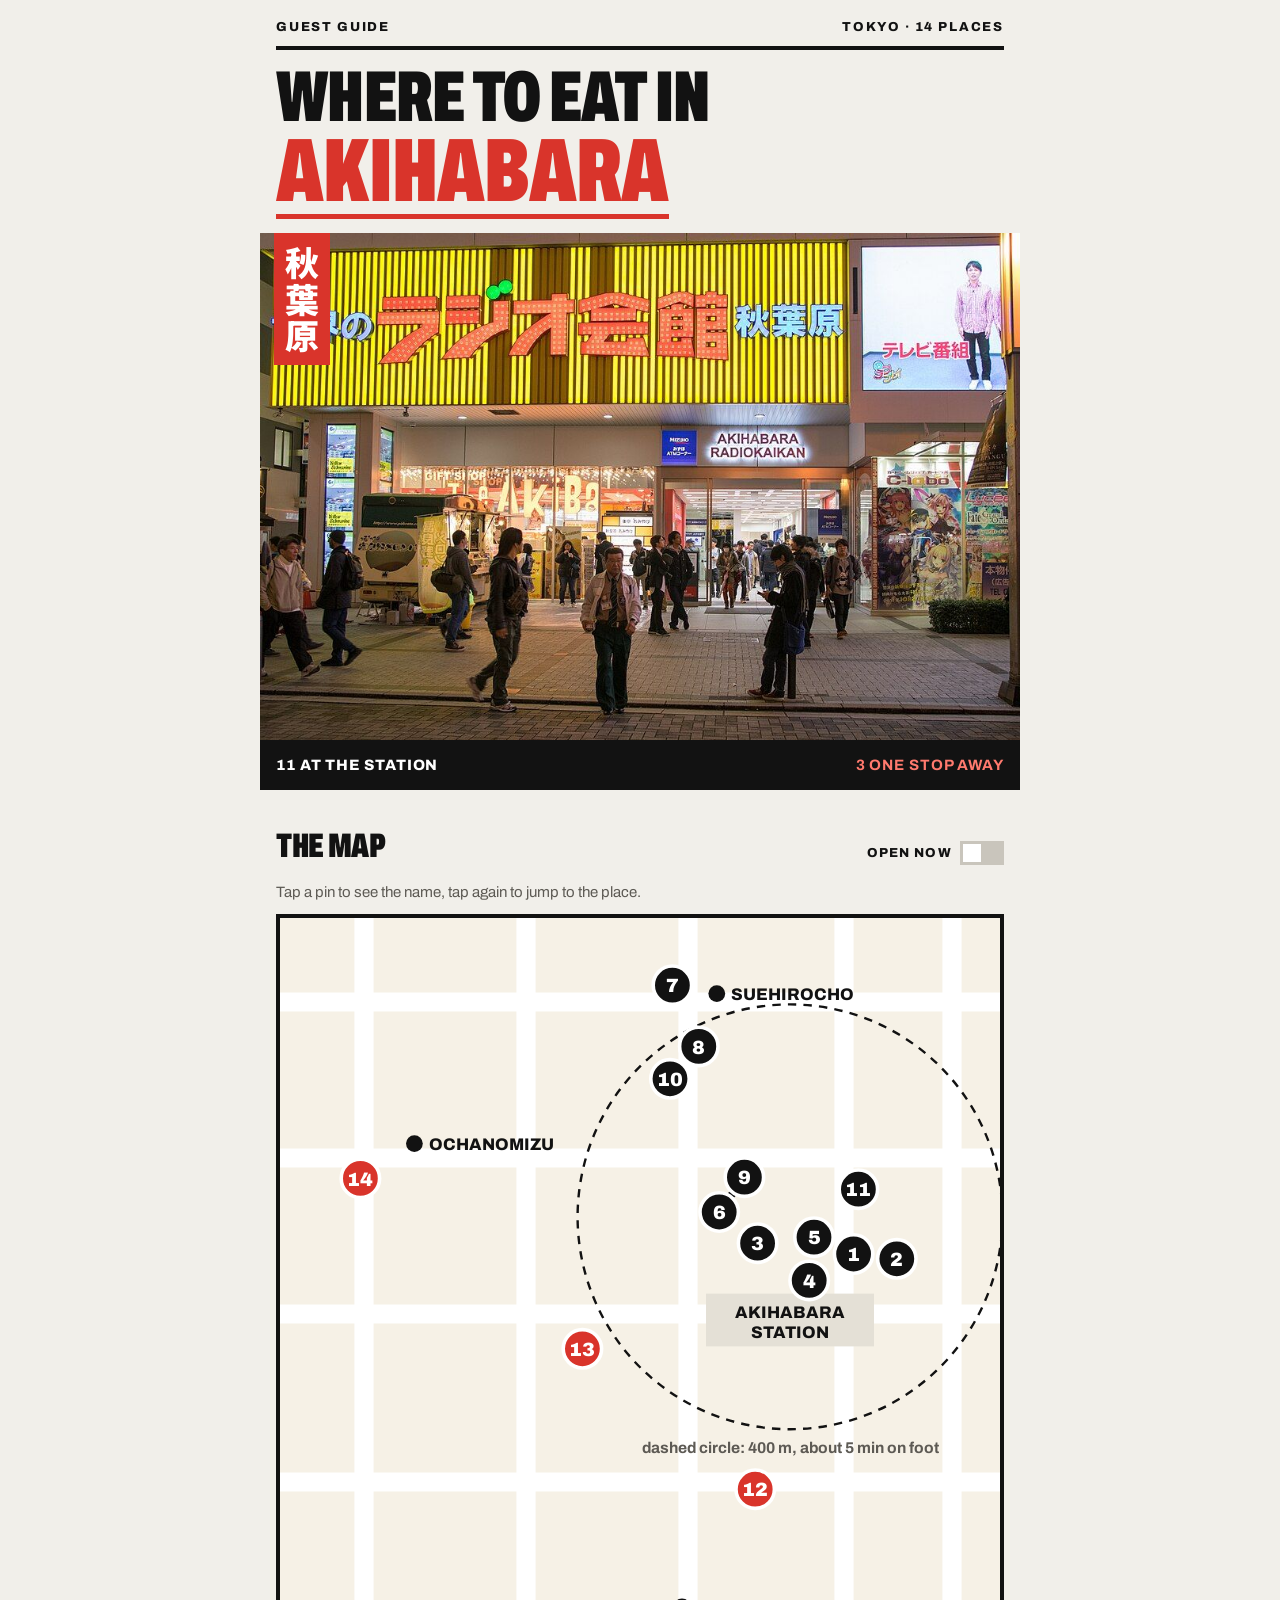
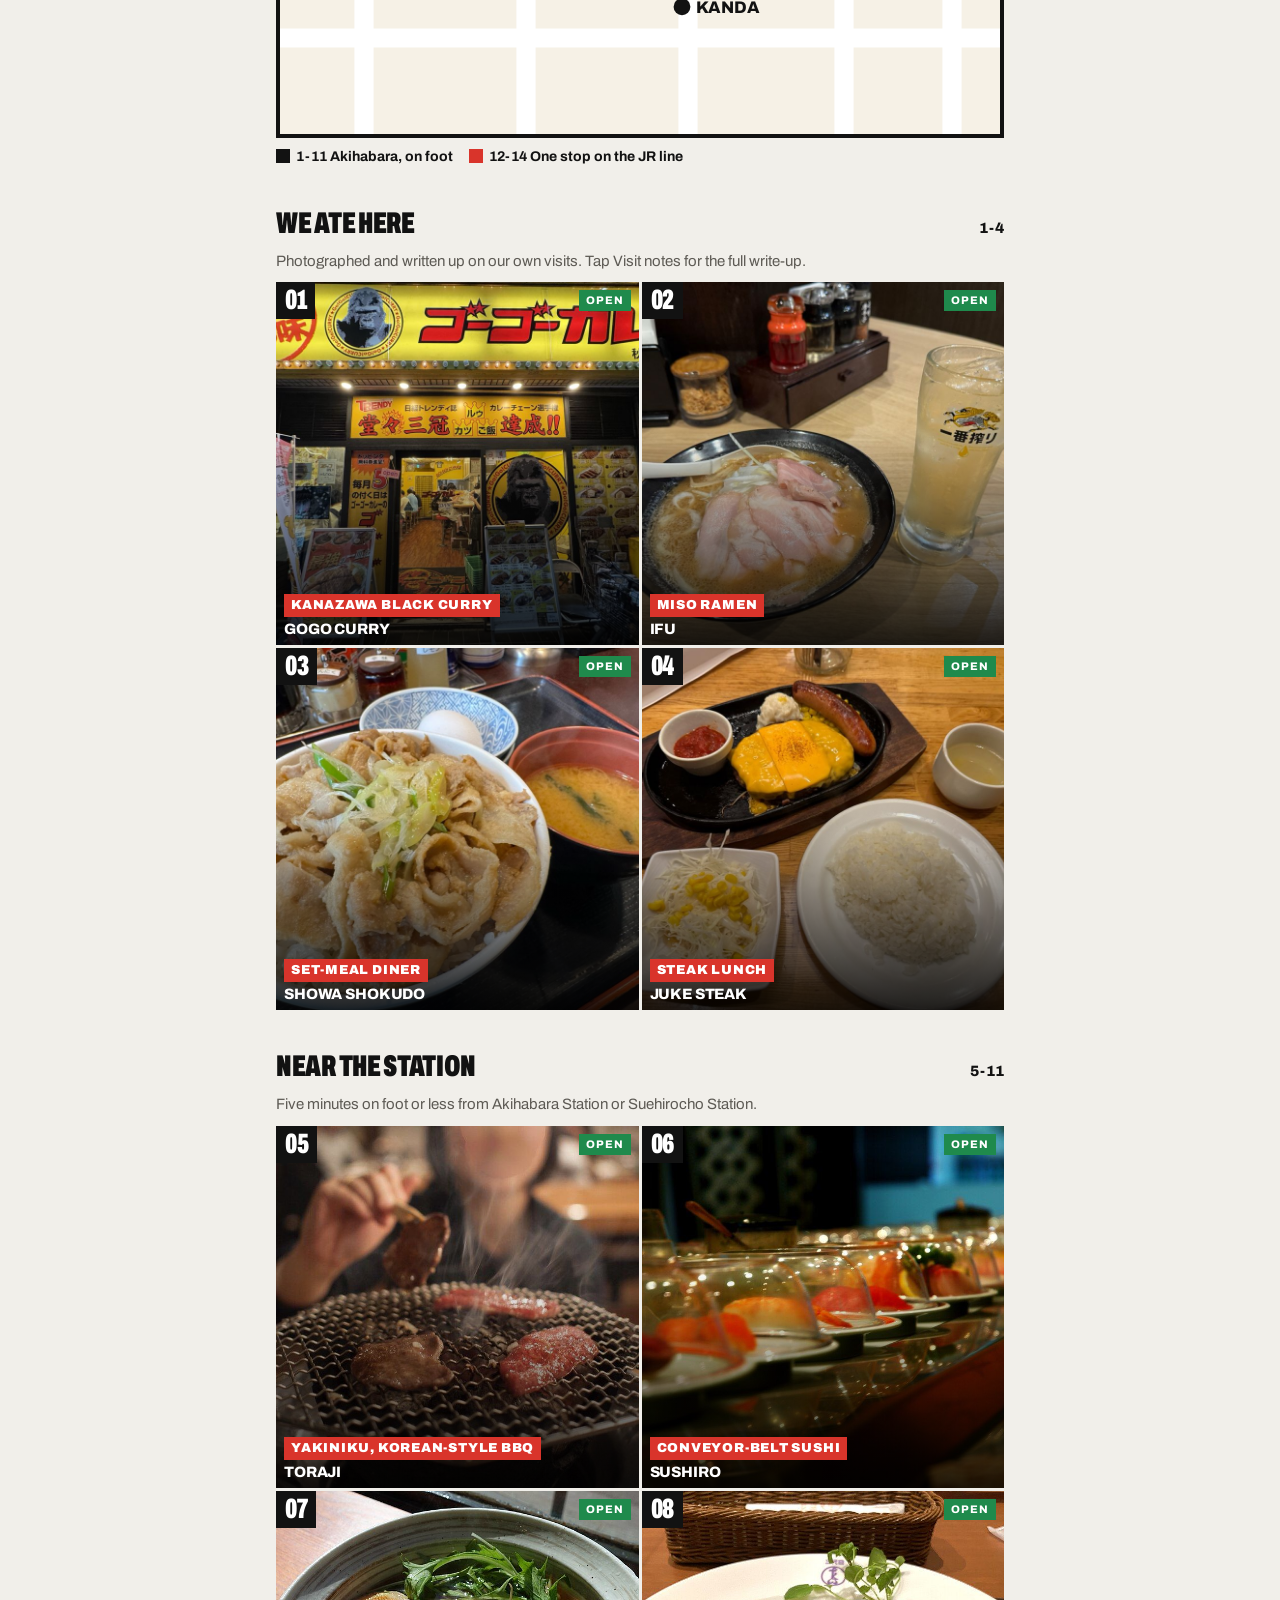
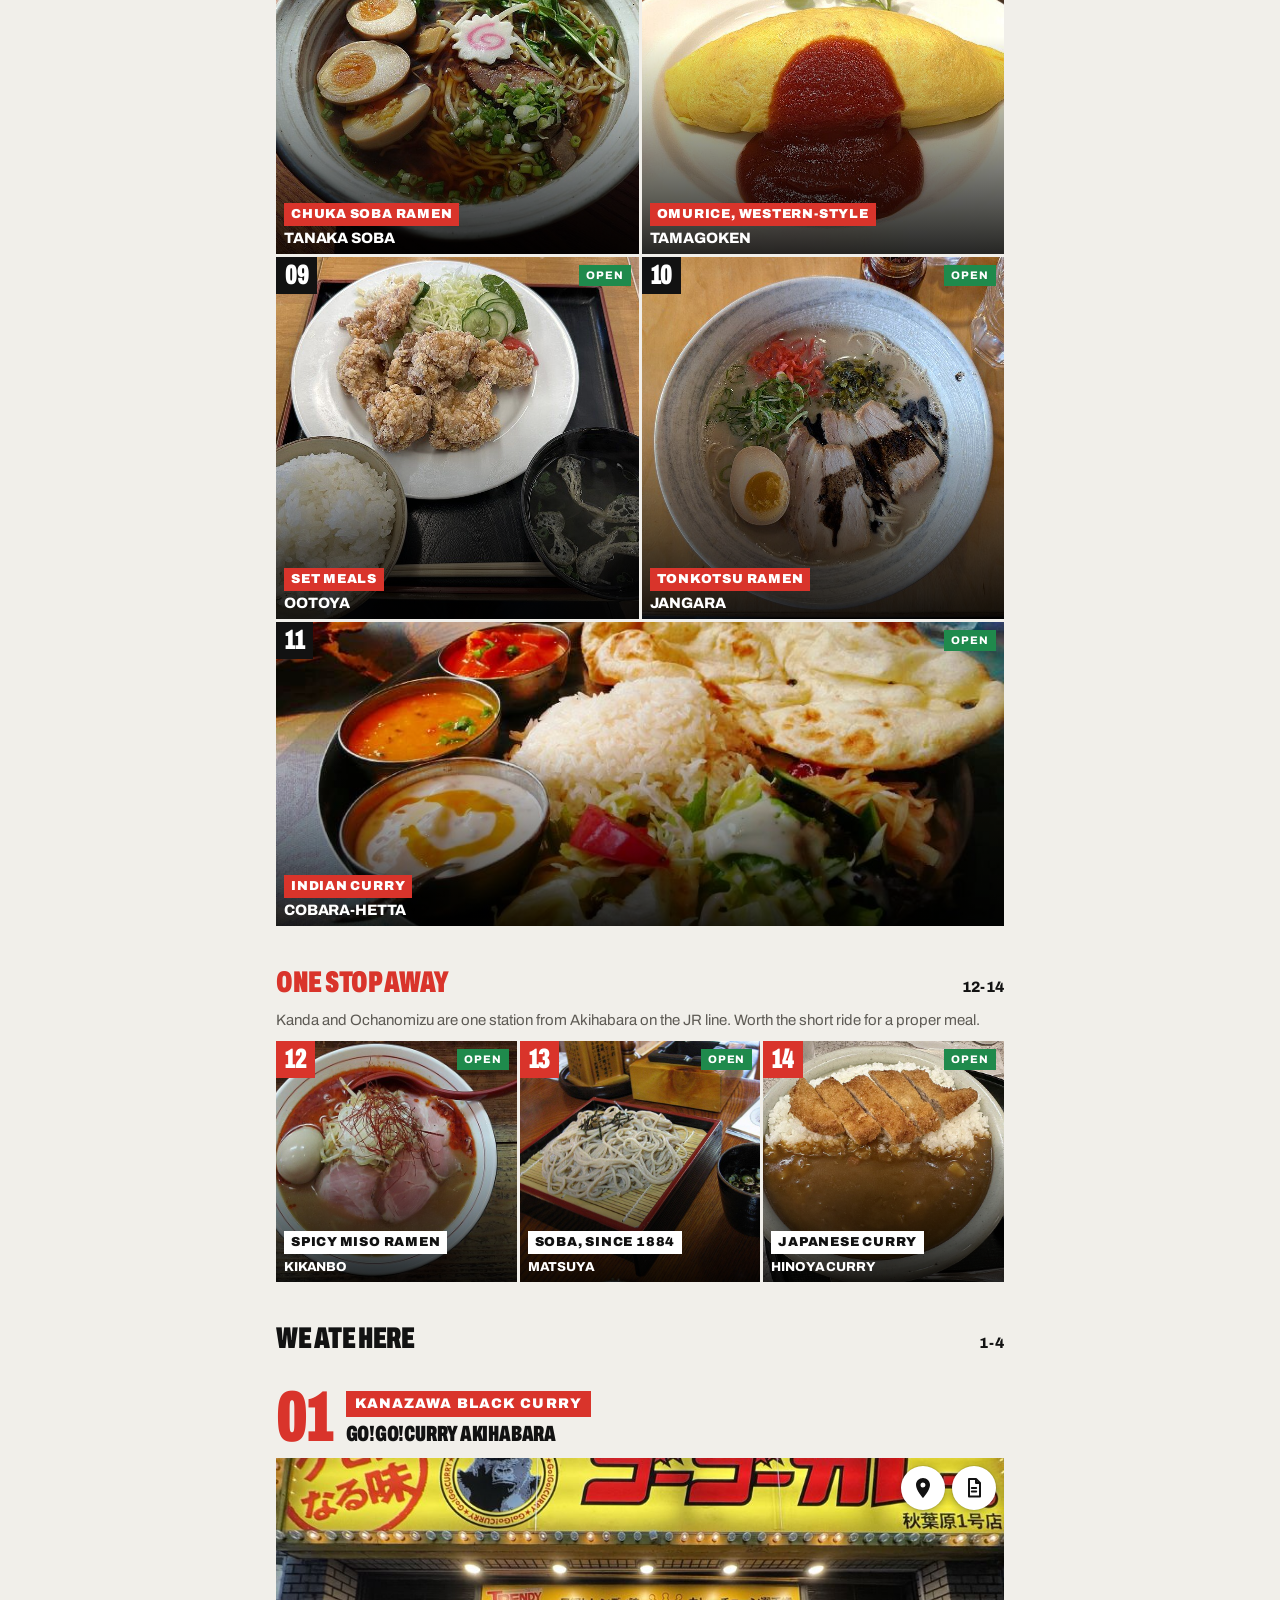
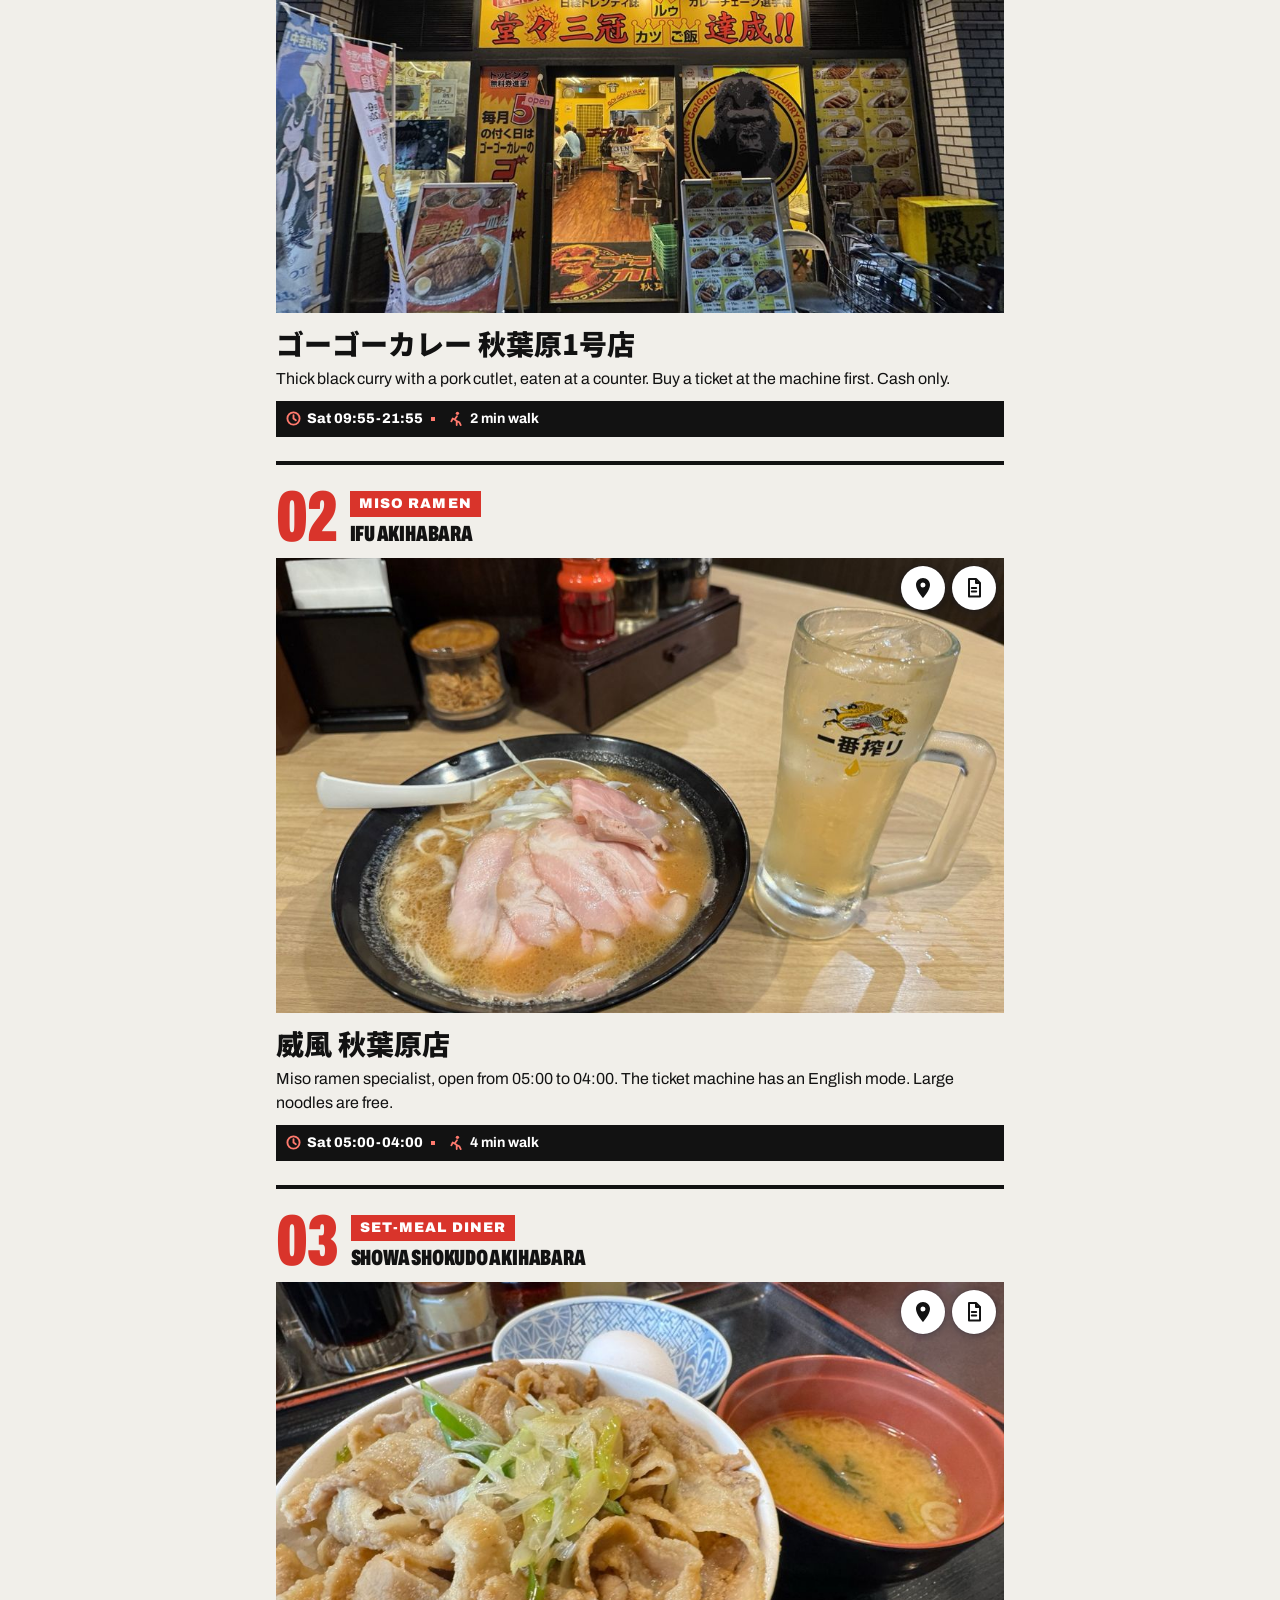
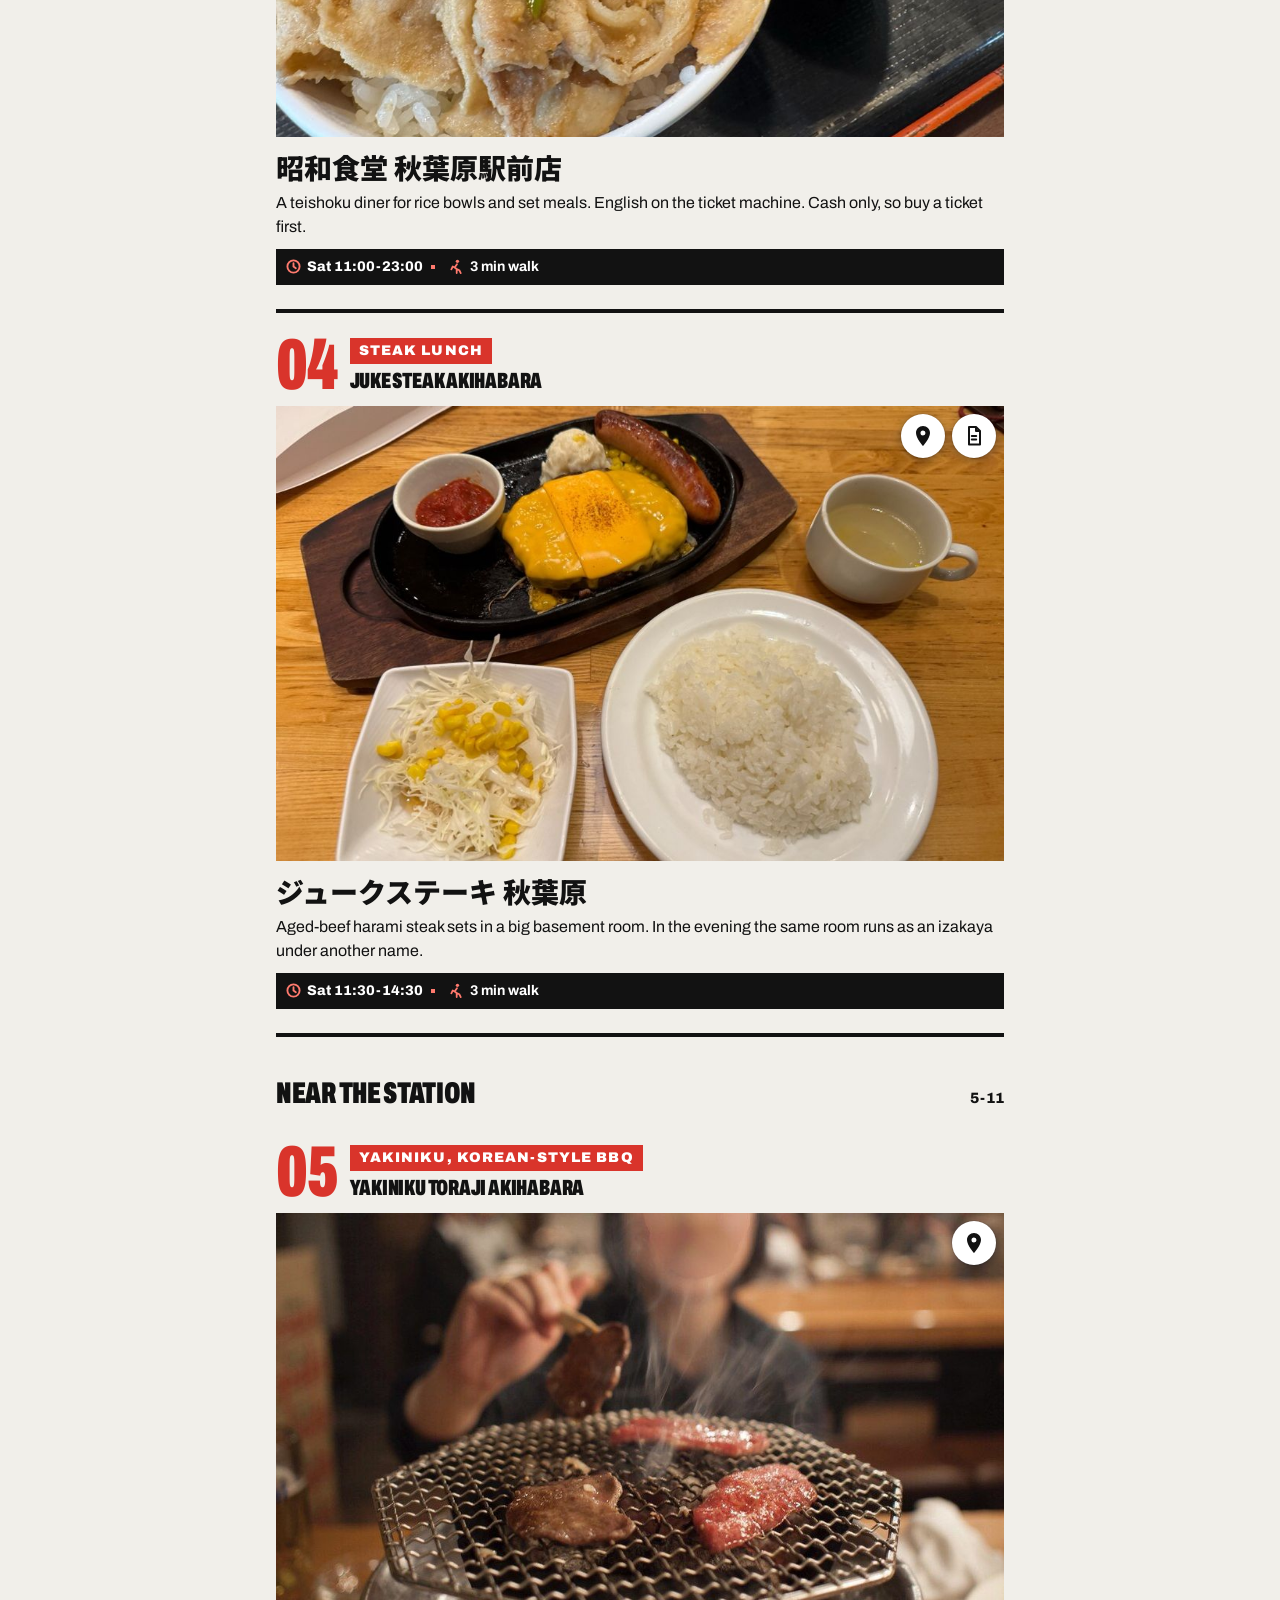
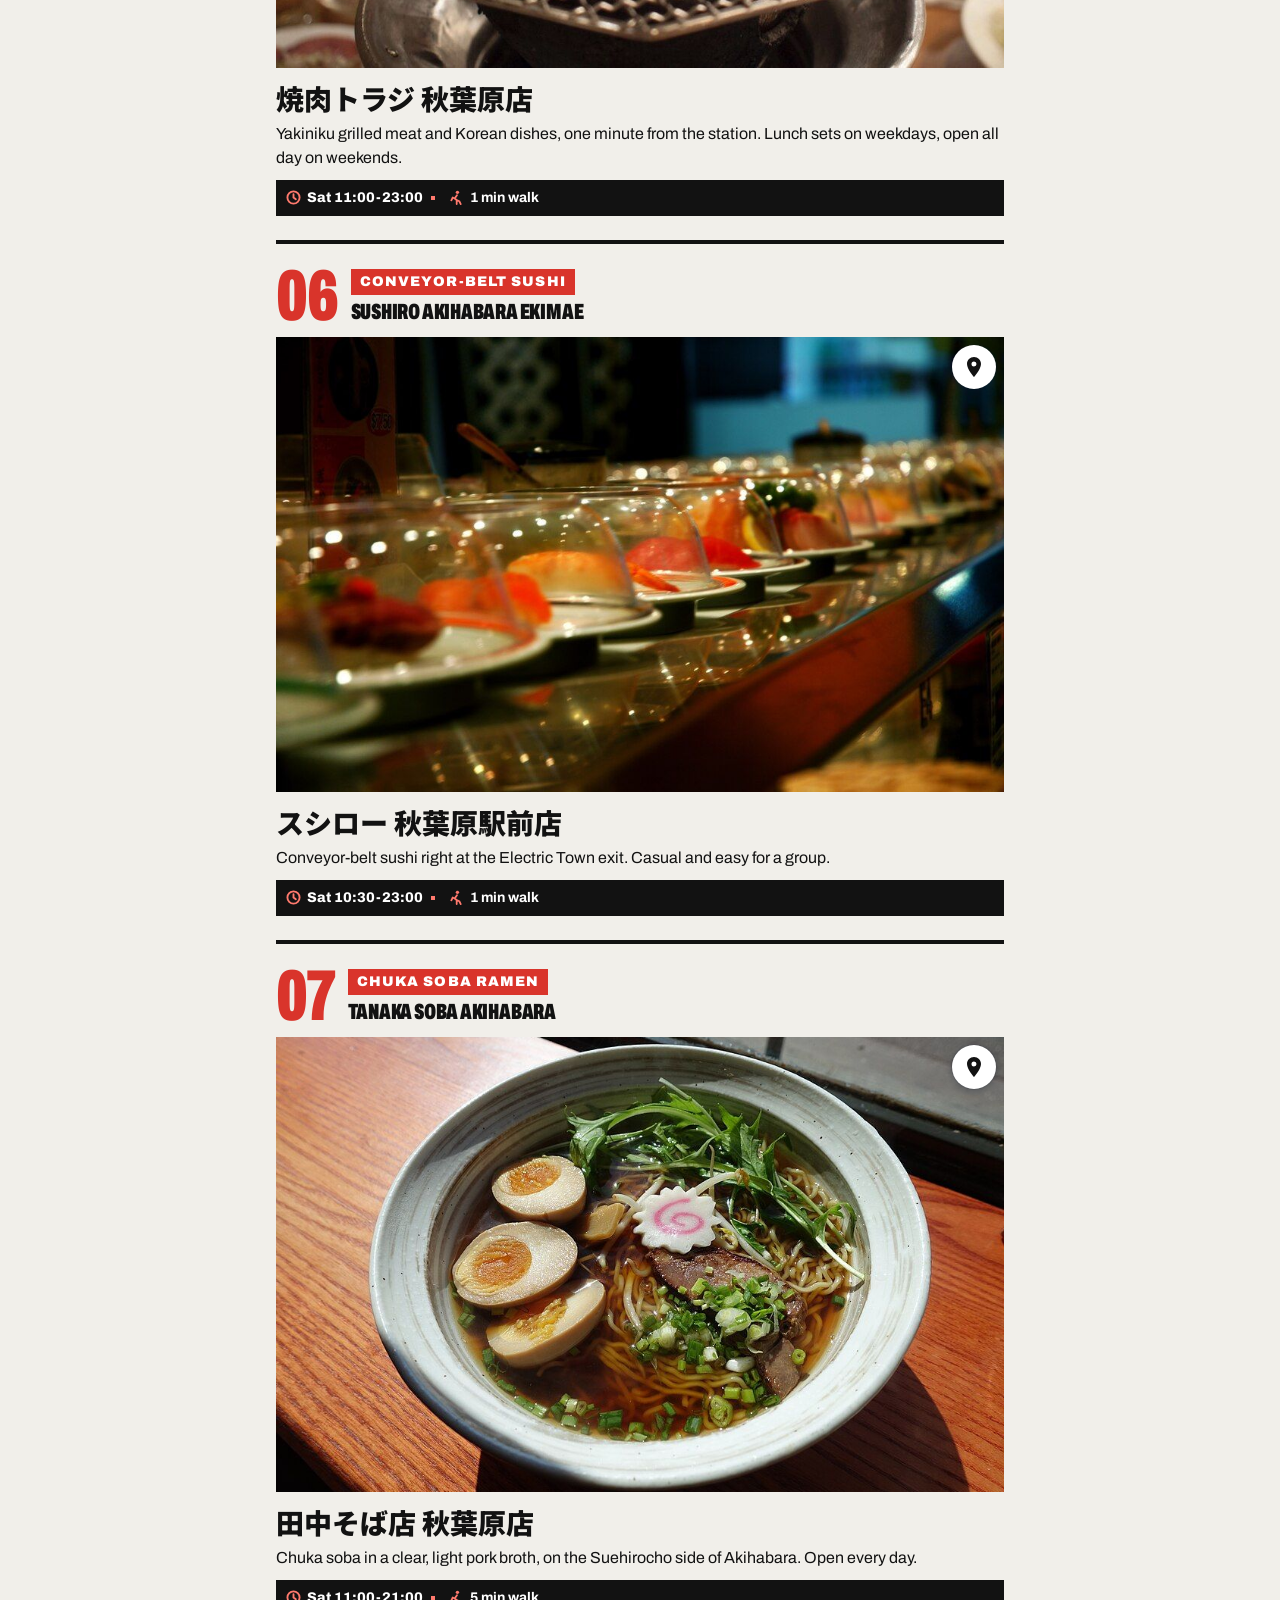
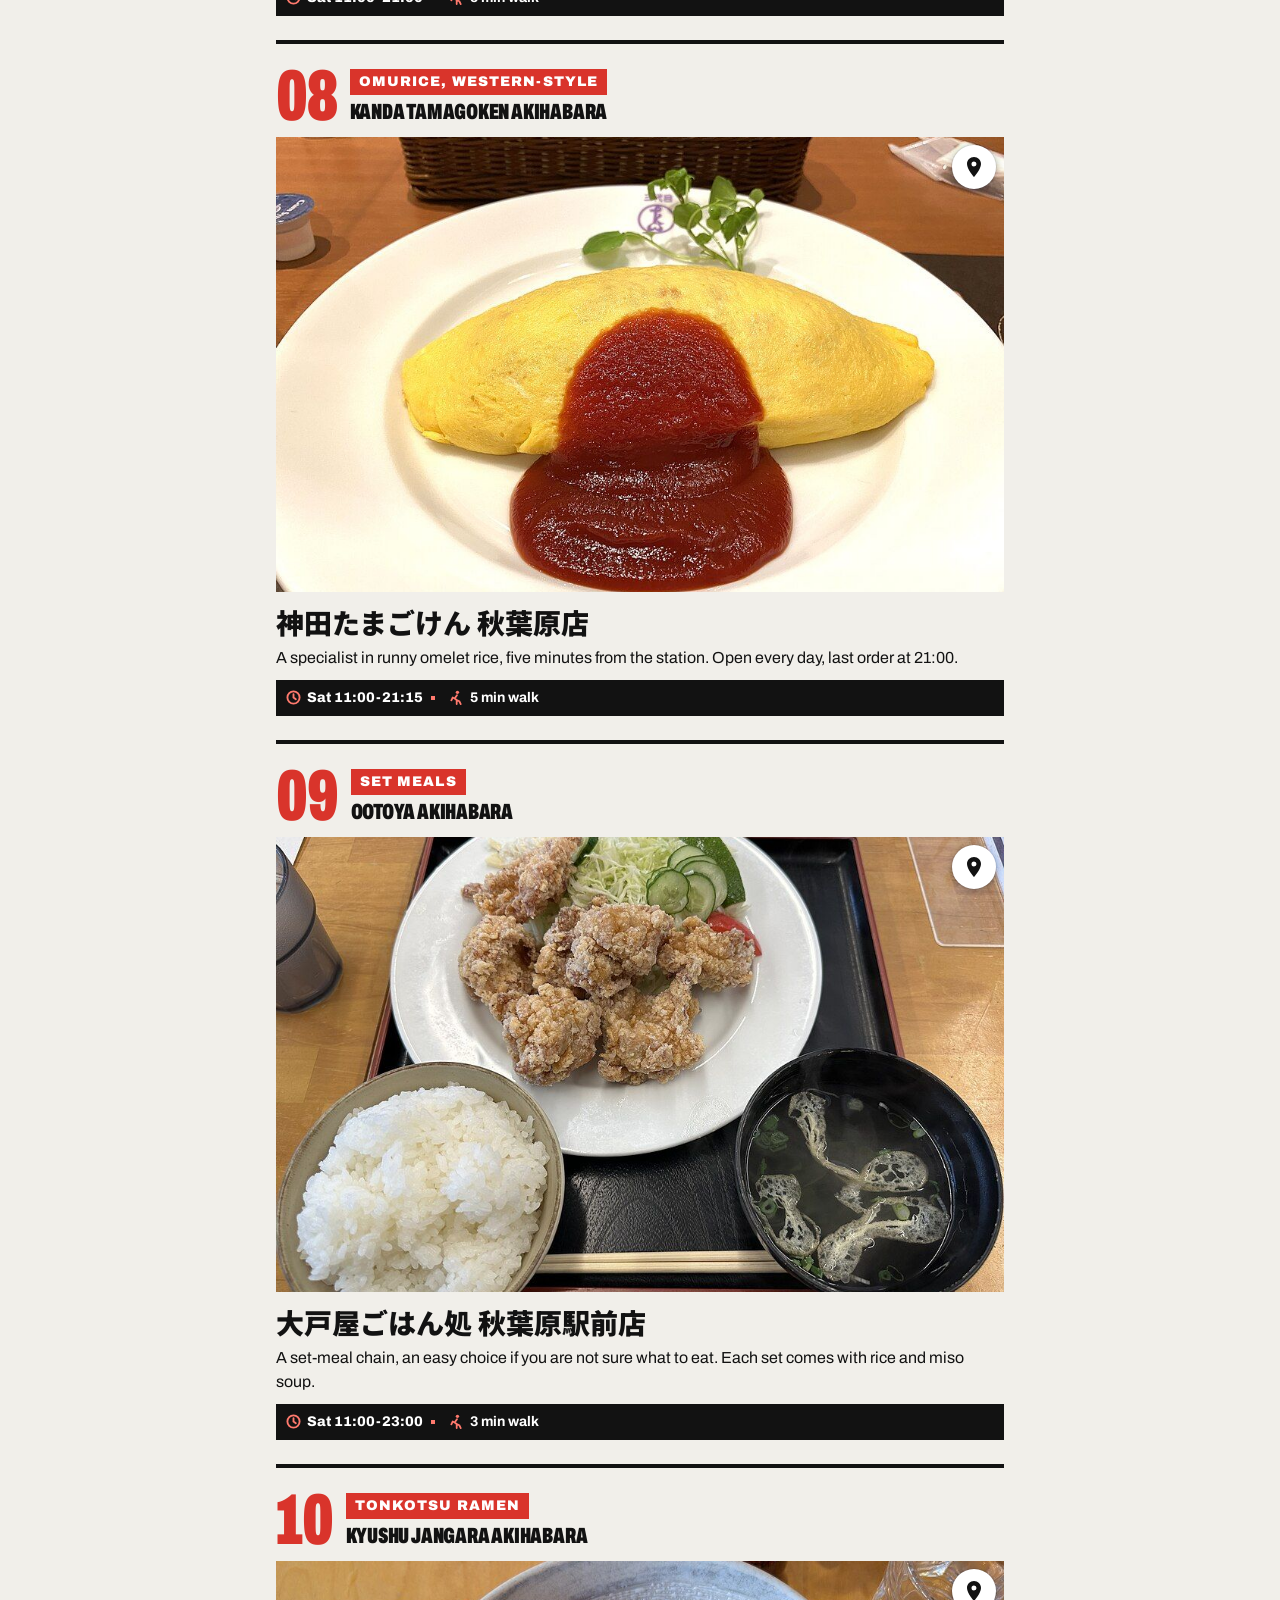
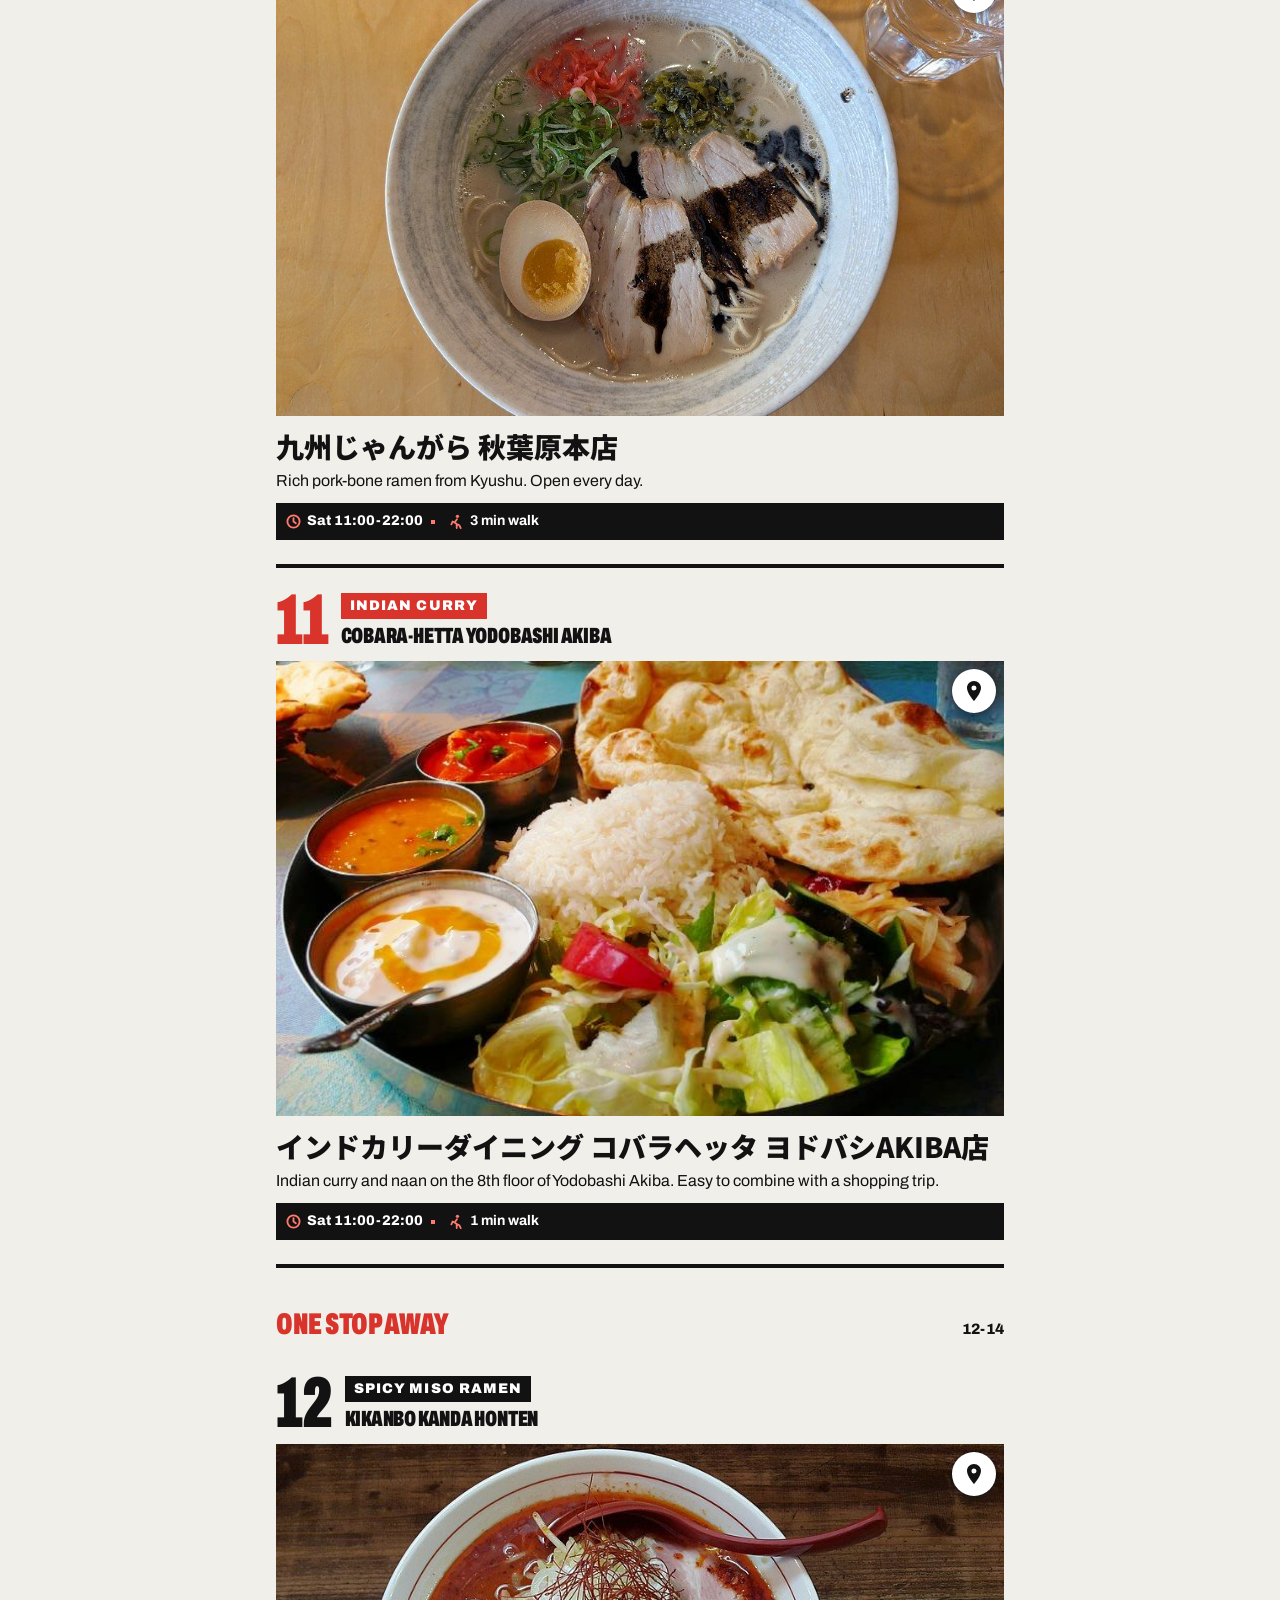
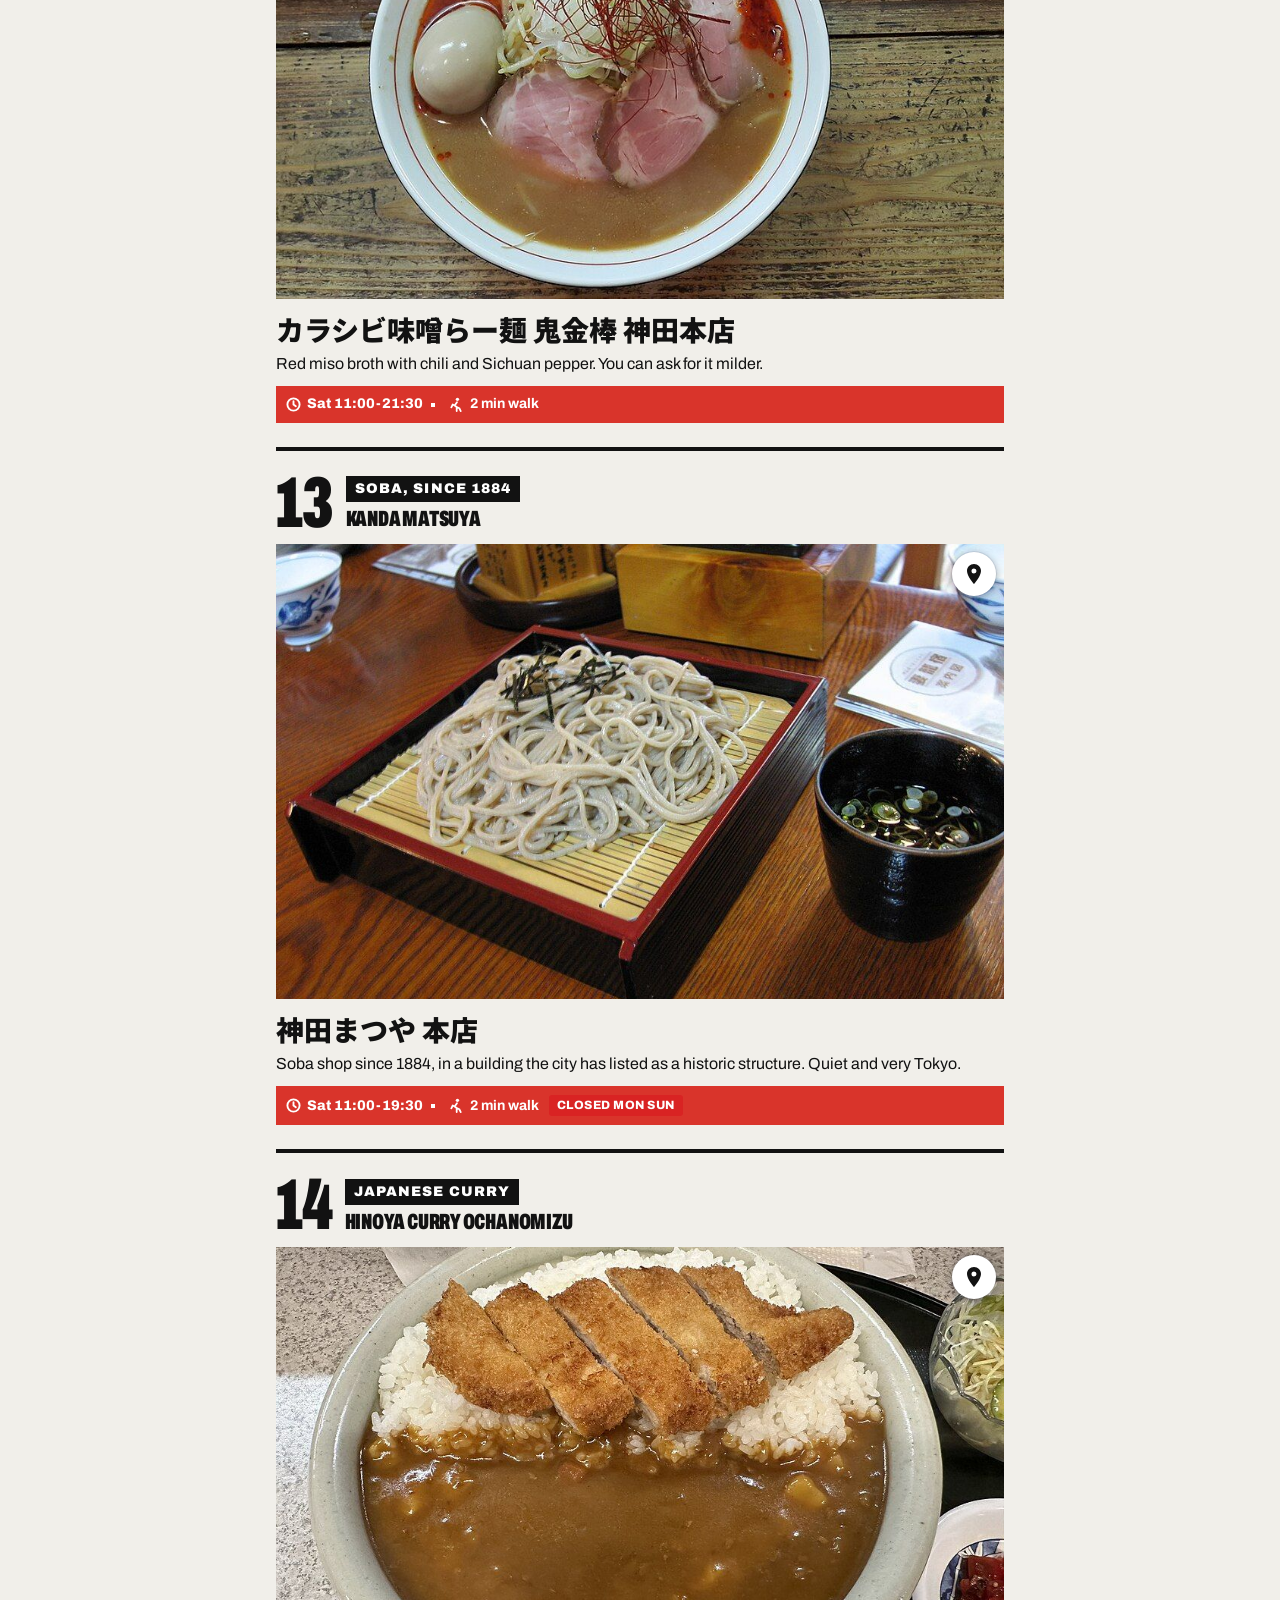
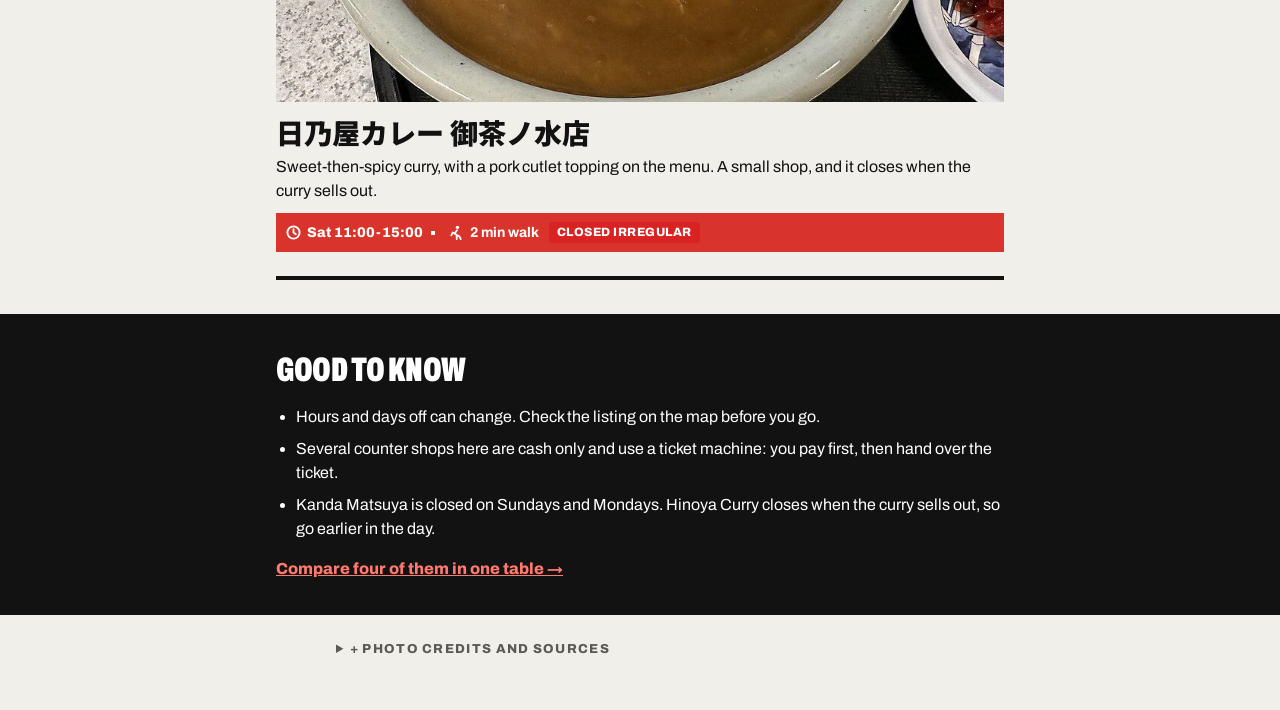
<file: index.html>
<!doctype html><html><head><meta charset=utf8><meta name=viewport content="width=device-width,initial-scale=1,viewport-fit=cover"><style>:root{color-scheme:light;box-sizing:border-box;padding-top:env(safe-area-inset-top,0px);padding-bottom:env(safe-area-inset-bottom,0px)}html{scroll-padding-top:env(safe-area-inset-top,0px)}body{margin:0;padding:0;font:14px -apple-system,BlinkMacSystemFont,sans-serif;background:#fff;color:#000}img{max-width:100%}[hidden]:not([hidden=until-found i]){display:none!important}
/* photo icon actions: KAPITAL-style white circles on the photo, top right */
.photo-wrap{position:relative}
.photo-actions{position:absolute;top:.5rem;right:.5rem;display:flex;gap:.45rem;z-index:3}
.icon-btn{width:44px;height:44px;border-radius:50%;background:#fff;border:none;box-shadow:0 2px 8px rgba(10,18,38,.35),0 0 0 1px rgba(10,18,38,.08);display:inline-flex;align-items:center;justify-content:center;cursor:pointer;text-decoration:none;padding:0;flex:none;color:var(--ink)}
.icon-btn svg{width:24px;height:24px;display:block}
.icon-btn:active{transform:scale(.94)}
.icon-btn:focus-visible{outline:3px solid #f0b429;outline-offset:2px}
.icon-btn.tg.open{background:var(--ink);color:#fff}
@media(max-width:720px){.photo-actions{top:.35rem;right:.35rem;gap:.25rem}.icon-btn{width:30px;height:30px}.icon-btn svg{width:16px;height:16px}}
.strip .coff{background:#D92323;color:#fff;font-size:12px;font-weight:800;letter-spacing:.04em;line-height:1.25;padding:3px 8px;border-radius:3px;margin-left:10px;white-space:nowrap}.strip span.coff:before{content:none;display:none}
</style></head><body>
<title>Where to eat in Akihabara</title><meta name="claude:viewport-fit-sides" content="cover"><meta name="description" content="Fourteen real places to eat in and around Akihabara, with hours, a sketch map, and the Japanese name to show at the door."><meta name="robots" content="noindex, nofollow">
<meta property="og:title" content="Where to eat in Akihabara"><meta property="og:description" content="Fourteen real places to eat in and around Akihabara, with hours, a sketch map, and the Japanese name to show at the door."><meta name="twitter:card" content="summary_large_image">
<link rel="icon" href="data:image/svg+xml,%3Csvg xmlns=%22http://www.w3.org/2000/svg%22 viewBox=%220 0 64 64%22%3E%3Crect width=%2264%22 height=%2264%22 fill=%22%23D9342B%22/%3E%3C/svg%3E">
<link href="https://fonts.googleapis.com/css2?family=Archivo:wdth,wght@62..125,100..900&family=Noto+Sans+JP:wght@500;700;900&display=swap" rel="stylesheet">
<style>
:root{--bg:#F1EFEA;--ink:#121212;--red:#D9342B;--mu:#5D5A54}
*{box-sizing:border-box}html{scroll-behavior:smooth}
body{margin:0;background:var(--bg);color:var(--ink);color-scheme:light;font:16px/1.5 Archivo,"Noto Sans JP",sans-serif}
.w0{}.col{max-width:640px;margin:0 auto;padding-left:max(16px,env(safe-area-inset-left,0px));padding-right:max(16px,env(safe-area-inset-right,0px))}
.maphd{display:flex;align-items:flex-end;justify-content:space-between;gap:12px;margin:30px 0 10px}.maphd h2.map{margin:0}
.nowmini{display:inline-flex;align-items:center;gap:8px;font:800 13px/1 Archivo,sans-serif;letter-spacing:.1em;text-transform:uppercase;color:var(--ink);padding-bottom:6px}
.sw{position:relative;width:44px;height:24px;flex:none;border:0;background:#c9c5bc;cursor:pointer;padding:0}.sw:after{content:"";position:absolute;top:3px;left:3px;width:18px;height:18px;background:#fff}.sw[aria-checked=true]{background:var(--red)}.sw[aria-checked=true]:after{left:23px}
.nowlist{margin:0 0 10px;font-size:14px;font-weight:700;color:var(--red)}.nowlist.off{display:none}
body.filter .tile.closed,body.filter .card.closed,body.filter .ml li.closed{display:none}
.st{position:absolute;right:8px;top:8px;z-index:2;font:800 11px/1 Archivo,sans-serif;letter-spacing:.08em;padding:5px 7px;background:#fff;color:var(--ink)}.st.o{background:#1F8A4C;color:#fff}.st.c{background:#c9c5bc;color:#3a3833}
h1,h2,h3,.big,.tn,.no{font-family:Archivo,"Noto Sans JP",sans-serif;font-stretch:62%;font-weight:900;letter-spacing:-.01em;text-transform:uppercase}
.top{display:flex;justify-content:space-between;font-weight:800;font-size:13px;letter-spacing:.14em;padding:18px 0 8px;border-bottom:4px solid var(--ink)}
h1{margin:14px 0 14px;font-size:clamp(44px,13vw,72px);line-height:.92}h1 em{display:inline-flex;align-items:center;gap:.08em;font-style:normal;color:var(--red);font-size:1.25em;border-bottom:.06em solid var(--red);padding-bottom:.02em;cursor:pointer}
.areasw{position:relative;display:block}.areasw summary{list-style:none;cursor:pointer;display:block}.areasw summary::-webkit-details-marker{display:none}
.areasw small{display:block;font:800 13px/1 Archivo,sans-serif;letter-spacing:.14em;text-transform:uppercase;color:var(--red);margin-top:8px}
.chev{width:.42em;height:.42em;flex:none;transition:transform .2s}.areasw[open] .chev{transform:rotate(180deg)}.areasw[open] small{visibility:hidden}
.areasw ul{list-style:none;margin:6px 0 0;padding:6px 0;background:var(--ink);position:absolute;left:0;z-index:5;min-width:min(100%,320px)}.areasw li a{display:block;padding:12px 18px;color:#fff;text-decoration:none;font:900 .55em/1 Archivo,sans-serif;font-stretch:62%;letter-spacing:.02em}.areasw li a:hover,.areasw li a:focus{background:var(--red)}
.areasw li a i{font-style:normal;margin-left:.4em;color:#FF7A6E}
.hero{position:relative}.hero img{display:block;width:100%;height:auto}
.vt{position:absolute;left:14px;top:0;background:var(--red);color:#fff;font:900 34px/1.05 "Noto Sans JP",sans-serif;writing-mode:vertical-rl;padding:12px 10px;letter-spacing:.06em}
.hb{background:var(--ink);color:#fff;display:flex;justify-content:space-between;padding:14px 16px;font-weight:800;font-size:15px;letter-spacing:.06em;text-transform:uppercase}.hb b{color:#FF7A6E}
h2.map{margin:30px 0 10px;font-size:34px}
#map{display:block;width:100%;height:auto;border:4px solid var(--ink)}
#map text{font-family:Archivo,sans-serif;pointer-events:none}
.pin{cursor:pointer}.pin .lbl{display:none}.pin:hover .lbl,.pin:focus .lbl,.pin.on .lbl{display:block}.pin:hover circle,.pin.on circle{stroke:#121212}
.card.hit{outline:4px solid var(--red);outline-offset:6px}
.lg{display:flex;gap:16px;flex-wrap:wrap;margin:8px 0 0;font-size:14px;font-weight:700}.lg i{display:inline-block;width:14px;height:14px;background:var(--ink);margin-right:6px;vertical-align:-2px}.lg i.r{background:var(--red)}
.bar{display:flex;justify-content:space-between;align-items:baseline;margin:34px 0 4px}.bar h2{margin:0;font-size:30px}.bar.r h2{color:var(--red)}.bar span{font-weight:800;font-size:15px}
.gp{margin:0 0 10px;font-size:15px;color:var(--mu)}
.wall{display:grid;gap:3px;grid-template-columns:1fr 1fr}.wall.w3{grid-template-columns:repeat(3,1fr)}
.tile{position:relative;display:block;aspect-ratio:1/1;overflow:hidden;color:#fff;text-decoration:none;background:#222}.wall.w2 .tile:last-child:nth-child(odd){grid-column:1/-1;aspect-ratio:2.4/1}
.tile img{position:absolute;inset:0;width:100%;height:100%;object-fit:cover}.tile:after{content:"";position:absolute;inset:0;background:linear-gradient(180deg,rgba(0,0,0,0) 40%,rgba(0,0,0,.85))}
.no{position:absolute;left:0;top:0;z-index:2;background:var(--ink);padding:3px 9px;font-size:28px;line-height:1.1}.tile.r .no{background:var(--red)}
.tn,.tt{position:absolute;left:8px;z-index:2;white-space:nowrap;overflow:hidden;text-overflow:ellipsis}.tt{right:8px;bottom:28px;left:8px;width:max-content;max-width:calc(100% - 16px);background:var(--red);color:#fff;font:900 13px/1 Archivo,sans-serif;letter-spacing:.06em;text-transform:uppercase;padding:5px 7px}.tile.r .tt{background:#fff;color:var(--ink)}.tn{right:8px;bottom:8px;font-size:15px;line-height:1;font-weight:800;text-transform:none;font-stretch:100%}.wall.w3 .tt{font-size:13px}.wall.w3 .tn{font-size:13px}
.card{padding:22px 0 24px;border-bottom:4px solid var(--ink);scroll-margin-top:8px}
.hd{display:flex;gap:12px;align-items:center;margin-bottom:10px}.big{font-size:72px;line-height:.85;color:var(--red)}.card.r .big{color:var(--ink)}
.hd h3{margin:6px 0 0;font-size:22px;line-height:1}.genre{display:inline-block;background:var(--red);color:#fff;font:900 14px/1 Archivo,sans-serif;letter-spacing:.08em;text-transform:uppercase;padding:6px 9px}.card.r .genre{background:var(--ink)}
.ph{display:block;width:100%;aspect-ratio:16/10;object-fit:cover}
.lab{margin:14px 0 0;font-weight:800;font-size:13px;letter-spacing:.14em;color:var(--red)}.jp{margin:14px 0 6px;font:900 28px/1.2 "Noto Sans JP",sans-serif}
.tx{margin:0 0 10px;font-size:16px}
.strip{display:flex;flex-wrap:wrap;gap:4px 0;margin:0;background:var(--ink);color:#fff;padding:9px 10px;font-size:14px;font-weight:700;line-height:1.3;white-space:nowrap}.strip .today{font-weight:800}
.hrs{margin:6px 0 0;font-size:13px;color:var(--mu)}
.strip span{display:inline-flex;align-items:center;gap:6px}.strip span+span:before{content:"";display:inline-block;width:4px;height:4px;background:#FF7A6E;margin:0 8px;flex:none}
.strip svg{flex:none;color:#FF7A6E}.strip .off.r,.strip .today.r{color:#FF7A6E}.card.r .strip{background:var(--red)}.card.r .strip svg,.card.r .strip span+span:before,.card.r .strip .off.r{color:#fff;background:#fff}.card.r .strip svg{background:none}
.mp{margin-top:12px}.mp iframe{display:block;width:100%;height:240px;border:3px dashed var(--ink);background:#e5e2da}
.bt{display:flex;gap:6px;margin-top:10px}.bt>*{flex:1 1 0;min-width:0}
.btn{display:flex;align-items:center;justify-content:center;gap:6px;min-height:46px;padding:0 8px;background:var(--ink);color:#fff;text-decoration:none;font:800 13px Archivo,sans-serif;letter-spacing:.04em;text-transform:uppercase;border:0;cursor:pointer;white-space:nowrap}.btn i{font-style:normal;color:#FF7A6E}
.btn.tg{background:transparent;color:var(--ink);box-shadow:inset 0 0 0 3px var(--ink)}.btn.art{background:var(--red)}.btn.art i{color:#fff}
.know{background:var(--ink);color:#fff;margin-top:34px;padding:30px 0 34px}.know h2{margin:0 0 10px;font-size:34px;color:#fff}.know ul{margin:0;padding-left:20px}.know li{margin:8px 0}.know a{color:#FF7A6E;font-weight:800}
.crd{max-width:640px;margin:0 auto;padding-block:18px 44px;padding-left:max(16px,env(safe-area-inset-left,0px));padding-right:max(16px,env(safe-area-inset-right,0px))}.crd summary{cursor:pointer;font:800 13px/1 Archivo,sans-serif;letter-spacing:.1em;text-transform:uppercase;color:var(--mu);padding:10px 0}.crd summary::-webkit-details-marker{display:none}.crd summary:before{content:"+ "}.crd[open] summary:before{content:"- "}
.cr{padding:8px 0 0;max-width:640px;margin:0 auto;font-size:13px;color:var(--mu)}.cr a{color:var(--mu)}
@media(min-width:700px){.col{max-width:760px}}
</style>
<div class="col"><div class="top"><span>GUEST GUIDE</span><span>TOKYO · 14 PLACES</span></div>
<h1>Where to eat in<em>Akihabara</em></h1></div>
<div class="col" style="padding:0"><div class="hero"><img src="img/hero1.jpg" alt="Akihabara"><div class="vt">秋葉原</div></div>
<div class="hb"><span>11 at the station</span><b>3 one stop away</b></div></div>
<div class="col"><div class="maphd"><h2 class="map">The map</h2><span class="nowmini"><span>Open now</span><button class="sw" id="sw" role="switch" aria-checked="false" aria-label="Show only places open now"></button></span></div><p class="gp">Tap a pin to see the name, tap again to jump to the place.</p><p class="nowlist off" id="nowlist"></p><svg id="map" viewBox="0 0 600 680" role="img" aria-label="Simple sketch map of the 14 places"><rect width="600" height="680" fill="#F6F1E6"/><line x1="70" y1="0" x2="70" y2="680" stroke="#fff" stroke-width="16"/><line x1="205" y1="0" x2="205" y2="680" stroke="#fff" stroke-width="16"/><line x1="340" y1="0" x2="340" y2="680" stroke="#fff" stroke-width="16"/><line x1="470" y1="0" x2="470" y2="680" stroke="#fff" stroke-width="16"/><line x1="560" y1="0" x2="560" y2="680" stroke="#fff" stroke-width="16"/><line x1="0" y1="70" x2="600" y2="70" stroke="#fff" stroke-width="16"/><line x1="0" y1="200" x2="600" y2="200" stroke="#fff" stroke-width="16"/><line x1="0" y1="330" x2="600" y2="330" stroke="#fff" stroke-width="16"/><line x1="0" y1="470" x2="600" y2="470" stroke="#fff" stroke-width="16"/><line x1="0" y1="600" x2="600" y2="600" stroke="#fff" stroke-width="16"/><rect x="355" y="313" width="140" height="44" fill="#E4E0D6"/><circle cx="425" cy="249" r="177" fill="none" stroke="#121212" stroke-width="2" stroke-dasharray="7 6"/><text x="425" y="333" text-anchor="middle" font-size="14" font-weight="800" fill="#121212">AKIHABARA</text><text x="425" y="350" text-anchor="middle" font-size="14" font-weight="800" fill="#121212">STATION</text><circle cx="364" cy="63" r="7" fill="#121212"/><text x="376" y="68" text-anchor="start" font-size="14" font-weight="800" fill="#121212">SUEHIROCHO</text><circle cx="335" cy="574" r="7" fill="#121212"/><text x="347" y="579" text-anchor="start" font-size="14" font-weight="800" fill="#121212">KANDA</text><circle cx="112" cy="188" r="7" fill="#121212"/><text x="124" y="193" text-anchor="start" font-size="14" font-weight="800" fill="#121212">OCHANOMIZU</text><text x="425" y="446" text-anchor="middle" font-size="13" font-weight="700" fill="#5D5A54">dashed circle: 400 m, about 5 min on foot</text><line x1="376" y1="231" x2="366" y2="245" stroke="#121212" stroke-width="1.5"/><circle cx="376" cy="231" r="3" fill="#121212"/><line x1="377" y1="230" x2="387" y2="216" stroke="#121212" stroke-width="1.5"/><circle cx="377" cy="230" r="3" fill="#121212"/><a class="pin" href="#p1" data-n="1"><circle cx="478" cy="280" r="16" fill="#121212" stroke="#fff" stroke-width="3"/><text x="478" y="286" text-anchor="middle" font-size="16" font-weight="900" fill="#fff">1</text><g class="lbl"><rect x="426" y="238" width="104" height="28" fill="#121212"/><text x="478" y="257" text-anchor="middle" font-size="14" font-weight="800" fill="#fff">Gogo Curry</text></g></a><a class="pin" href="#p2" data-n="2"><circle cx="514" cy="284" r="16" fill="#121212" stroke="#fff" stroke-width="3"/><text x="514" y="290" text-anchor="middle" font-size="16" font-weight="900" fill="#fff">2</text><g class="lbl"><rect x="492" y="242" width="43" height="28" fill="#121212"/><text x="514" y="261" text-anchor="middle" font-size="14" font-weight="800" fill="#fff">IFU</text></g></a><a class="pin" href="#p3" data-n="3"><circle cx="398" cy="271" r="16" fill="#121212" stroke="#fff" stroke-width="3"/><text x="398" y="277" text-anchor="middle" font-size="16" font-weight="900" fill="#fff">3</text><g class="lbl"><rect x="333" y="229" width="129" height="28" fill="#121212"/><text x="398" y="248" text-anchor="middle" font-size="14" font-weight="800" fill="#fff">Showa Shokudo</text></g></a><a class="pin" href="#p4" data-n="4"><circle cx="441" cy="302" r="16" fill="#121212" stroke="#fff" stroke-width="3"/><text x="441" y="308" text-anchor="middle" font-size="16" font-weight="900" fill="#fff">4</text><g class="lbl"><rect x="389" y="260" width="104" height="28" fill="#121212"/><text x="441" y="279" text-anchor="middle" font-size="14" font-weight="800" fill="#fff">Juke Steak</text></g></a><a class="pin" href="#p5" data-n="5"><circle cx="445" cy="266" r="16" fill="#121212" stroke="#fff" stroke-width="3"/><text x="445" y="272" text-anchor="middle" font-size="16" font-weight="900" fill="#fff">5</text><g class="lbl"><rect x="410" y="224" width="69" height="28" fill="#121212"/><text x="445" y="243" text-anchor="middle" font-size="14" font-weight="800" fill="#fff">Toraji</text></g></a><a class="pin" href="#p6" data-n="6"><circle cx="366" cy="245" r="16" fill="#121212" stroke="#fff" stroke-width="3"/><text x="366" y="251" text-anchor="middle" font-size="16" font-weight="900" fill="#fff">6</text><g class="lbl"><rect x="327" y="203" width="78" height="28" fill="#121212"/><text x="366" y="222" text-anchor="middle" font-size="14" font-weight="800" fill="#fff">Sushiro</text></g></a><a class="pin" href="#p7" data-n="7"><circle cx="327" cy="56" r="16" fill="#121212" stroke="#fff" stroke-width="3"/><text x="327" y="62" text-anchor="middle" font-size="16" font-weight="900" fill="#fff">7</text><g class="lbl"><rect x="271" y="80" width="112" height="28" fill="#121212"/><text x="327" y="99" text-anchor="middle" font-size="14" font-weight="800" fill="#fff">Tanaka Soba</text></g></a><a class="pin" href="#p8" data-n="8"><circle cx="349" cy="107" r="16" fill="#121212" stroke="#fff" stroke-width="3"/><text x="349" y="113" text-anchor="middle" font-size="16" font-weight="900" fill="#fff">8</text><g class="lbl"><rect x="301" y="65" width="95" height="28" fill="#121212"/><text x="349" y="84" text-anchor="middle" font-size="14" font-weight="800" fill="#fff">Tamagoken</text></g></a><a class="pin" href="#p9" data-n="9"><circle cx="387" cy="216" r="16" fill="#121212" stroke="#fff" stroke-width="3"/><text x="387" y="222" text-anchor="middle" font-size="16" font-weight="900" fill="#fff">9</text><g class="lbl"><rect x="352" y="174" width="69" height="28" fill="#121212"/><text x="387" y="193" text-anchor="middle" font-size="14" font-weight="800" fill="#fff">Ootoya</text></g></a><a class="pin" href="#p10" data-n="10"><circle cx="325" cy="134" r="16" fill="#121212" stroke="#fff" stroke-width="3"/><text x="325" y="140" text-anchor="middle" font-size="16" font-weight="900" fill="#fff">10</text><g class="lbl"><rect x="286" y="92" width="78" height="28" fill="#121212"/><text x="325" y="111" text-anchor="middle" font-size="14" font-weight="800" fill="#fff">Jangara</text></g></a><a class="pin" href="#p11" data-n="11"><circle cx="482" cy="226" r="16" fill="#121212" stroke="#fff" stroke-width="3"/><text x="482" y="232" text-anchor="middle" font-size="16" font-weight="900" fill="#fff">11</text><g class="lbl"><rect x="422" y="184" width="121" height="28" fill="#121212"/><text x="482" y="203" text-anchor="middle" font-size="14" font-weight="800" fill="#fff">Cobara-Hetta</text></g></a><a class="pin" href="#p12" data-n="12"><circle cx="396" cy="476" r="16" fill="#D9342B" stroke="#fff" stroke-width="3"/><text x="396" y="482" text-anchor="middle" font-size="16" font-weight="900" fill="#fff">12</text><g class="lbl"><rect x="357" y="434" width="78" height="28" fill="#121212"/><text x="396" y="453" text-anchor="middle" font-size="14" font-weight="800" fill="#fff">Kikanbo</text></g></a><a class="pin" href="#p13" data-n="13"><circle cx="252" cy="359" r="16" fill="#D9342B" stroke="#fff" stroke-width="3"/><text x="252" y="365" text-anchor="middle" font-size="16" font-weight="900" fill="#fff">13</text><g class="lbl"><rect x="213" y="317" width="78" height="28" fill="#121212"/><text x="252" y="336" text-anchor="middle" font-size="14" font-weight="800" fill="#fff">Matsuya</text></g></a><a class="pin" href="#p14" data-n="14"><circle cx="67" cy="217" r="16" fill="#D9342B" stroke="#fff" stroke-width="3"/><text x="67" y="223" text-anchor="middle" font-size="16" font-weight="900" fill="#fff">14</text><g class="lbl"><rect x="7" y="175" width="121" height="28" fill="#121212"/><text x="67" y="194" text-anchor="middle" font-size="14" font-weight="800" fill="#fff">Hinoya Curry</text></g></a></svg>
<div class="lg"><span><i class=""></i>1-11 Akihabara, on foot</span><span><i class="r"></i>12-14 One stop on the JR line</span></div>
<section><div class="bar "><h2>WE ATE HERE</h2><span>1-4</span></div><p class="gp">Photographed and written up on our own visits. Tap Visit notes for the full write-up.</p><div class="wall w2"><a class="tile " href="#p1" data-id="gogo-curry"><img src="img/gogo-curry.jpg" alt="" loading="lazy"><b class="no">01</b><span class="tt">Kanazawa black curry</span><span class="tn">GOGO CURRY</span></a><a class="tile " href="#p2" data-id="ifu"><img src="img/ifu.jpg" alt="" loading="lazy"><b class="no">02</b><span class="tt">Miso ramen</span><span class="tn">IFU</span></a><a class="tile " href="#p3" data-id="showa-shokudo"><img src="img/showa-shokudo.jpg" alt="" loading="lazy"><b class="no">03</b><span class="tt">Set-meal diner</span><span class="tn">SHOWA SHOKUDO</span></a><a class="tile " href="#p4" data-id="juke-steak"><img src="img/juke-steak.jpg" alt="" loading="lazy"><b class="no">04</b><span class="tt">Steak lunch</span><span class="tn">JUKE STEAK</span></a></div></section><section><div class="bar "><h2>NEAR THE STATION</h2><span>5-11</span></div><p class="gp">Five minutes on foot or less from Akihabara Station or Suehirocho Station.</p><div class="wall w2"><a class="tile " href="#p5" data-id="toraji-akiba"><img src="img/toraji-akiba.jpg" alt="" loading="lazy"><b class="no">05</b><span class="tt">Yakiniku, Korean-style BBQ</span><span class="tn">TORAJI</span></a><a class="tile " href="#p6" data-id="sushiro-akiba-ekimae"><img src="img/sushiro-akiba-ekimae.jpg" alt="" loading="lazy"><b class="no">06</b><span class="tt">Conveyor-belt sushi</span><span class="tn">SUSHIRO</span></a><a class="tile " href="#p7" data-id="tanaka-soba-akiba"><img src="img/tanaka-soba-akiba.jpg" alt="" loading="lazy"><b class="no">07</b><span class="tt">Chuka soba ramen</span><span class="tn">TANAKA SOBA</span></a><a class="tile " href="#p8" data-id="kanda-tamagoken-akiba"><img src="img/kanda-tamagoken-akiba.jpg" alt="" loading="lazy"><b class="no">08</b><span class="tt">Omurice, Western-style</span><span class="tn">TAMAGOKEN</span></a><a class="tile " href="#p9" data-id="ootoya"><img src="img/ootoya.jpg" alt="" loading="lazy"><b class="no">09</b><span class="tt">Set meals</span><span class="tn">OOTOYA</span></a><a class="tile " href="#p10" data-id="jangara"><img src="img/jangara.jpg" alt="" loading="lazy"><b class="no">10</b><span class="tt">Tonkotsu ramen</span><span class="tn">JANGARA</span></a><a class="tile " href="#p11" data-id="kobarahetta"><img src="img/kobarahetta.jpg" alt="" loading="lazy"><b class="no">11</b><span class="tt">Indian curry</span><span class="tn">COBARA-HETTA</span></a></div></section><section><div class="bar r"><h2>ONE STOP AWAY</h2><span>12-14</span></div><p class="gp">Kanda and Ochanomizu are one station from Akihabara on the JR line. Worth the short ride for a proper meal.</p><div class="wall w3"><a class="tile r" href="#p12" data-id="kikanbo-kanda"><img src="img/kikanbo-kanda.jpg" alt="" loading="lazy"><b class="no">12</b><span class="tt">Spicy miso ramen</span><span class="tn">KIKANBO</span></a><a class="tile r" href="#p13" data-id="kanda-matsuya"><img src="img/kanda-matsuya.jpg" alt="" loading="lazy"><b class="no">13</b><span class="tt">Soba, since 1884</span><span class="tn">MATSUYA</span></a><a class="tile r" href="#p14" data-id="hinoya-curry-ochanomizu"><img src="img/hinoya-curry-ochanomizu.jpg" alt="" loading="lazy"><b class="no">14</b><span class="tt">Japanese curry</span><span class="tn">HINOYA CURRY</span></a></div></section>
<div class="bar "><h2>WE ATE HERE</h2><span>1-4</span></div><article class="card " id="p1" data-id="gogo-curry">
<div class="hd"><span class="big">01</span><div><span class="genre">Kanazawa black curry</span><h3>GO!GO!CURRY AKIHABARA</h3></div></div>
<div class="photo-wrap"><img class="ph" src="img/gogo-curry.jpg" alt="" loading="lazy"><div class="photo-actions"><a class="icon-btn maps-btn" href="https://www.google.com/maps/search/?api=1&amp;query=%E3%82%B4%E3%83%BC%E3%82%B4%E3%83%BC%E3%82%AB%E3%83%AC%E3%83%BC%20%E7%A7%8B%E8%91%89%E5%8E%9F1%E5%8F%B7%E5%BA%97%20%E7%A5%9E%E7%94%B0%E4%BD%90%E4%B9%85%E9%96%93%E7%94%BA1-16-1" aria-label="Google Maps" title="Google Maps"><svg viewBox="0 0 24 24" aria-hidden="true" focusable="false"><path fill="currentColor" d="M12 2C8.13 2 5 5.13 5 9c0 5.25 7 13 7 13s7-7.75 7-13c0-3.87-3.13-7-7-7zm0 9.5A2.5 2.5 0 1 1 12 6.5a2.5 2.5 0 0 1 0 5z"/></svg></a><a class="icon-btn art-btn" href="https://www.animesenseijp.com/tips/gogo-curry-akihabara/" aria-label="Visit notes" title="Visit notes"><svg viewBox="0 0 24 24" aria-hidden="true" focusable="false"><path d="M7 3h7l4 4v13.5H7z" fill="none" stroke="currentColor" stroke-width="2" stroke-linejoin="round"/><path d="M14 3v4h4" fill="none" stroke="currentColor" stroke-width="2" stroke-linejoin="round"/><path d="M9.8 12h4.4M9.8 15.5h4.4" fill="none" stroke="currentColor" stroke-width="2" stroke-linecap="round"/></svg></a></div></div>
<p class="jp" lang="ja">ゴーゴーカレー 秋葉原1号店</p>
<p class="tx">Thick black curry with a pork cutlet, eaten at a counter. Buy a ticket at the machine first. Cash only.</p>
<p class="strip" data-id="gogo-curry"><span class="hr"><svg viewBox="0 0 16 16" width="15" height="15" aria-hidden="true"><circle cx="8" cy="8" r="6.5" fill="none" stroke="currentColor" stroke-width="2"/><path d="M8 4.5V8l2.5 1.8" fill="none" stroke="currentColor" stroke-width="2" stroke-linecap="round"/></svg><b class="today">09:55 to 21:55</b></span><span class="wk"><svg viewBox="0 0 16 16" width="15" height="15" aria-hidden="true"><circle cx="9" cy="2.5" r="1.8" fill="currentColor"/><path d="M8.5 5.5 6 9l2.2 1.6V15M6 9 4 8l-1.5 3M8.2 10.6 11 12l1.5 3" fill="none" stroke="currentColor" stroke-width="1.9" stroke-linecap="round" stroke-linejoin="round"/></svg>2 min walk</span></p>

</article><article class="card " id="p2" data-id="ifu">
<div class="hd"><span class="big">02</span><div><span class="genre">Miso ramen</span><h3>IFU AKIHABARA</h3></div></div>
<div class="photo-wrap"><img class="ph" src="img/ifu.jpg" alt="" loading="lazy"><div class="photo-actions"><a class="icon-btn maps-btn" href="https://www.google.com/maps/search/?api=1&amp;query=%E5%A8%81%E9%A2%A8%20%E7%A7%8B%E8%91%89%E5%8E%9F%E5%BA%97%20%E7%A5%9E%E7%94%B0%E4%BD%90%E4%B9%85%E9%96%93%E7%94%BA1-20" aria-label="Google Maps" title="Google Maps"><svg viewBox="0 0 24 24" aria-hidden="true" focusable="false"><path fill="currentColor" d="M12 2C8.13 2 5 5.13 5 9c0 5.25 7 13 7 13s7-7.75 7-13c0-3.87-3.13-7-7-7zm0 9.5A2.5 2.5 0 1 1 12 6.5a2.5 2.5 0 0 1 0 5z"/></svg></a><a class="icon-btn art-btn" href="https://www.animesenseijp.com/tips/ifu-akihabara/" aria-label="Visit notes" title="Visit notes"><svg viewBox="0 0 24 24" aria-hidden="true" focusable="false"><path d="M7 3h7l4 4v13.5H7z" fill="none" stroke="currentColor" stroke-width="2" stroke-linejoin="round"/><path d="M14 3v4h4" fill="none" stroke="currentColor" stroke-width="2" stroke-linejoin="round"/><path d="M9.8 12h4.4M9.8 15.5h4.4" fill="none" stroke="currentColor" stroke-width="2" stroke-linecap="round"/></svg></a></div></div>
<p class="jp" lang="ja">威風 秋葉原店</p>
<p class="tx">Miso ramen specialist, open from 05:00 to 04:00. The ticket machine has an English mode. Large noodles are free.</p>
<p class="strip" data-id="ifu"><span class="hr"><svg viewBox="0 0 16 16" width="15" height="15" aria-hidden="true"><circle cx="8" cy="8" r="6.5" fill="none" stroke="currentColor" stroke-width="2"/><path d="M8 4.5V8l2.5 1.8" fill="none" stroke="currentColor" stroke-width="2" stroke-linecap="round"/></svg><b class="today">05:00 to 04:00 (next morning)</b></span><span class="wk"><svg viewBox="0 0 16 16" width="15" height="15" aria-hidden="true"><circle cx="9" cy="2.5" r="1.8" fill="currentColor"/><path d="M8.5 5.5 6 9l2.2 1.6V15M6 9 4 8l-1.5 3M8.2 10.6 11 12l1.5 3" fill="none" stroke="currentColor" stroke-width="1.9" stroke-linecap="round" stroke-linejoin="round"/></svg>4 min walk</span></p>

</article><article class="card " id="p3" data-id="showa-shokudo">
<div class="hd"><span class="big">03</span><div><span class="genre">Set-meal diner</span><h3>SHOWA SHOKUDO AKIHABARA</h3></div></div>
<div class="photo-wrap"><img class="ph" src="img/showa-shokudo.jpg" alt="" loading="lazy"><div class="photo-actions"><a class="icon-btn maps-btn" href="https://www.google.com/maps/search/?api=1&amp;query=%E6%98%AD%E5%92%8C%E9%A3%9F%E5%A0%82%20%E7%A7%8B%E8%91%89%E5%8E%9F%E9%A7%85%E5%89%8D%E5%BA%97%20%E5%A4%96%E7%A5%9E%E7%94%B01-15-11" aria-label="Google Maps" title="Google Maps"><svg viewBox="0 0 24 24" aria-hidden="true" focusable="false"><path fill="currentColor" d="M12 2C8.13 2 5 5.13 5 9c0 5.25 7 13 7 13s7-7.75 7-13c0-3.87-3.13-7-7-7zm0 9.5A2.5 2.5 0 1 1 12 6.5a2.5 2.5 0 0 1 0 5z"/></svg></a><a class="icon-btn art-btn" href="https://www.animesenseijp.com/tips/showa-shokudo-akihabara/" aria-label="Visit notes" title="Visit notes"><svg viewBox="0 0 24 24" aria-hidden="true" focusable="false"><path d="M7 3h7l4 4v13.5H7z" fill="none" stroke="currentColor" stroke-width="2" stroke-linejoin="round"/><path d="M14 3v4h4" fill="none" stroke="currentColor" stroke-width="2" stroke-linejoin="round"/><path d="M9.8 12h4.4M9.8 15.5h4.4" fill="none" stroke="currentColor" stroke-width="2" stroke-linecap="round"/></svg></a></div></div>
<p class="jp" lang="ja">昭和食堂 秋葉原駅前店</p>
<p class="tx">A teishoku diner for rice bowls and set meals. English on the ticket machine. Cash only, so buy a ticket first.</p>
<p class="strip" data-id="showa-shokudo"><span class="hr"><svg viewBox="0 0 16 16" width="15" height="15" aria-hidden="true"><circle cx="8" cy="8" r="6.5" fill="none" stroke="currentColor" stroke-width="2"/><path d="M8 4.5V8l2.5 1.8" fill="none" stroke="currentColor" stroke-width="2" stroke-linecap="round"/></svg><b class="today">Until 23:00 (opens 07:00 or 11:00, check the door)</b></span><span class="wk"><svg viewBox="0 0 16 16" width="15" height="15" aria-hidden="true"><circle cx="9" cy="2.5" r="1.8" fill="currentColor"/><path d="M8.5 5.5 6 9l2.2 1.6V15M6 9 4 8l-1.5 3M8.2 10.6 11 12l1.5 3" fill="none" stroke="currentColor" stroke-width="1.9" stroke-linecap="round" stroke-linejoin="round"/></svg>3 min walk</span></p>

</article><article class="card " id="p4" data-id="juke-steak">
<div class="hd"><span class="big">04</span><div><span class="genre">Steak lunch</span><h3>JUKE STEAK AKIHABARA</h3></div></div>
<div class="photo-wrap"><img class="ph" src="img/juke-steak.jpg" alt="" loading="lazy"><div class="photo-actions"><a class="icon-btn maps-btn" href="https://www.google.com/maps/search/?api=1&amp;query=%E3%82%B8%E3%83%A5%E3%83%BC%E3%82%AF%E3%82%B9%E3%83%86%E3%83%BC%E3%82%AD%20%E7%A7%8B%E8%91%89%E5%8E%9F%20%E7%A5%9E%E7%94%B0%E4%BD%90%E4%B9%85%E9%96%93%E7%94%BA1-8" aria-label="Google Maps" title="Google Maps"><svg viewBox="0 0 24 24" aria-hidden="true" focusable="false"><path fill="currentColor" d="M12 2C8.13 2 5 5.13 5 9c0 5.25 7 13 7 13s7-7.75 7-13c0-3.87-3.13-7-7-7zm0 9.5A2.5 2.5 0 1 1 12 6.5a2.5 2.5 0 0 1 0 5z"/></svg></a><a class="icon-btn art-btn" href="https://www.animesenseijp.com/tips/juke-steak-akihabara/" aria-label="Visit notes" title="Visit notes"><svg viewBox="0 0 24 24" aria-hidden="true" focusable="false"><path d="M7 3h7l4 4v13.5H7z" fill="none" stroke="currentColor" stroke-width="2" stroke-linejoin="round"/><path d="M14 3v4h4" fill="none" stroke="currentColor" stroke-width="2" stroke-linejoin="round"/><path d="M9.8 12h4.4M9.8 15.5h4.4" fill="none" stroke="currentColor" stroke-width="2" stroke-linecap="round"/></svg></a></div></div>
<p class="jp" lang="ja">ジュークステーキ 秋葉原</p>
<p class="tx">Aged-beef harami steak sets in a big basement room. In the evening the same room runs as an izakaya under another name.</p>
<p class="strip" data-id="juke-steak"><span class="hr"><svg viewBox="0 0 16 16" width="15" height="15" aria-hidden="true"><circle cx="8" cy="8" r="6.5" fill="none" stroke="currentColor" stroke-width="2"/><path d="M8 4.5V8l2.5 1.8" fill="none" stroke="currentColor" stroke-width="2" stroke-linecap="round"/></svg><b class="today">Lunch 11:30 to 14:30, last order 14:00</b></span><span class="wk"><svg viewBox="0 0 16 16" width="15" height="15" aria-hidden="true"><circle cx="9" cy="2.5" r="1.8" fill="currentColor"/><path d="M8.5 5.5 6 9l2.2 1.6V15M6 9 4 8l-1.5 3M8.2 10.6 11 12l1.5 3" fill="none" stroke="currentColor" stroke-width="1.9" stroke-linecap="round" stroke-linejoin="round"/></svg>3 min walk</span></p>

</article><div class="bar "><h2>NEAR THE STATION</h2><span>5-11</span></div><article class="card " id="p5" data-id="toraji-akiba">
<div class="hd"><span class="big">05</span><div><span class="genre">Yakiniku, Korean-style BBQ</span><h3>YAKINIKU TORAJI AKIHABARA</h3></div></div>
<div class="photo-wrap"><img class="ph" src="img/toraji-akiba.jpg" alt="" loading="lazy"><div class="photo-actions"><a class="icon-btn maps-btn" href="https://www.google.com/maps/search/?api=1&amp;query=%E7%84%BC%E8%82%89%E3%83%88%E3%83%A9%E3%82%B8+%E7%A7%8B%E8%91%89%E5%8E%9F%E5%BA%97+%E6%9D%B1%E4%BA%AC%E9%83%BD%E5%8D%83%E4%BB%A3%E7%94%B0%E5%8C%BA%E7%A5%9E%E7%94%B0%E4%BD%90%E4%B9%85%E9%96%93%E7%94%BA1-6-5+%E3%82%A2%E3%82%AD%E3%83%90%E3%83%BB%E3%83%88%E3%83%AA%E3%83%A0+5F" aria-label="Google Maps" title="Google Maps"><svg viewBox="0 0 24 24" aria-hidden="true" focusable="false"><path fill="currentColor" d="M12 2C8.13 2 5 5.13 5 9c0 5.25 7 13 7 13s7-7.75 7-13c0-3.87-3.13-7-7-7zm0 9.5A2.5 2.5 0 1 1 12 6.5a2.5 2.5 0 0 1 0 5z"/></svg></a></div></div>
<p class="jp" lang="ja">焼肉トラジ 秋葉原店</p>
<p class="tx">Yakiniku grilled meat and Korean dishes, one minute from the station. Lunch sets on weekdays, open all day on weekends.</p>
<p class="strip" data-id="toraji-akiba"><span class="hr"><svg viewBox="0 0 16 16" width="15" height="15" aria-hidden="true"><circle cx="8" cy="8" r="6.5" fill="none" stroke="currentColor" stroke-width="2"/><path d="M8 4.5V8l2.5 1.8" fill="none" stroke="currentColor" stroke-width="2" stroke-linecap="round"/></svg><b class="today">Weekdays 11:00 to 15:00 and 17:00 to 23:00, weekends 11:00 to 23:00, holidays 15:00 to 23:00</b></span><span class="wk"><svg viewBox="0 0 16 16" width="15" height="15" aria-hidden="true"><circle cx="9" cy="2.5" r="1.8" fill="currentColor"/><path d="M8.5 5.5 6 9l2.2 1.6V15M6 9 4 8l-1.5 3M8.2 10.6 11 12l1.5 3" fill="none" stroke="currentColor" stroke-width="1.9" stroke-linecap="round" stroke-linejoin="round"/></svg>1 min walk</span></p>

</article><article class="card " id="p6" data-id="sushiro-akiba-ekimae">
<div class="hd"><span class="big">06</span><div><span class="genre">Conveyor-belt sushi</span><h3>SUSHIRO AKIHABARA EKIMAE</h3></div></div>
<div class="photo-wrap"><img class="ph" src="img/sushiro-akiba-ekimae.jpg" alt="" loading="lazy"><div class="photo-actions"><a class="icon-btn maps-btn" href="https://www.google.com/maps/search/?api=1&amp;query=%E3%82%B9%E3%82%B7%E3%83%AD%E3%83%BC+%E7%A7%8B%E8%91%89%E5%8E%9F%E9%A7%85%E5%89%8D%E5%BA%97+%E6%9D%B1%E4%BA%AC%E9%83%BD%E5%8D%83%E4%BB%A3%E7%94%B0%E5%8C%BA%E5%A4%96%E7%A5%9E%E7%94%B01-18-19+BiTO+AKIBA%E3%83%93%E3%83%AB+B1F" aria-label="Google Maps" title="Google Maps"><svg viewBox="0 0 24 24" aria-hidden="true" focusable="false"><path fill="currentColor" d="M12 2C8.13 2 5 5.13 5 9c0 5.25 7 13 7 13s7-7.75 7-13c0-3.87-3.13-7-7-7zm0 9.5A2.5 2.5 0 1 1 12 6.5a2.5 2.5 0 0 1 0 5z"/></svg></a></div></div>
<p class="jp" lang="ja">スシロー 秋葉原駅前店</p>
<p class="tx">Conveyor-belt sushi right at the Electric Town exit. Casual and easy for a group.</p>
<p class="strip" data-id="sushiro-akiba-ekimae"><span class="hr"><svg viewBox="0 0 16 16" width="15" height="15" aria-hidden="true"><circle cx="8" cy="8" r="6.5" fill="none" stroke="currentColor" stroke-width="2"/><path d="M8 4.5V8l2.5 1.8" fill="none" stroke="currentColor" stroke-width="2" stroke-linecap="round"/></svg><b class="today">Weekdays 11:00 to 23:00, weekends 10:30 to 23:00</b></span><span class="wk"><svg viewBox="0 0 16 16" width="15" height="15" aria-hidden="true"><circle cx="9" cy="2.5" r="1.8" fill="currentColor"/><path d="M8.5 5.5 6 9l2.2 1.6V15M6 9 4 8l-1.5 3M8.2 10.6 11 12l1.5 3" fill="none" stroke="currentColor" stroke-width="1.9" stroke-linecap="round" stroke-linejoin="round"/></svg>1 min walk</span></p>

</article><article class="card " id="p7" data-id="tanaka-soba-akiba">
<div class="hd"><span class="big">07</span><div><span class="genre">Chuka soba ramen</span><h3>TANAKA SOBA AKIHABARA</h3></div></div>
<div class="photo-wrap"><img class="ph" src="img/tanaka-soba-akiba.jpg" alt="" loading="lazy"><div class="photo-actions"><a class="icon-btn maps-btn" href="https://www.google.com/maps/search/?api=1&amp;query=%E7%94%B0%E4%B8%AD%E3%81%9D%E3%81%B0%E5%BA%97+%E7%A7%8B%E8%91%89%E5%8E%9F%E5%BA%97+%E6%9D%B1%E4%BA%AC%E9%83%BD%E5%8D%83%E4%BB%A3%E7%94%B0%E5%8C%BA%E5%A4%96%E7%A5%9E%E7%94%B03-8-3+%E7%AC%AC1%E9%87%9D%E8%B0%B7%E3%83%93%E3%83%AB+1F" aria-label="Google Maps" title="Google Maps"><svg viewBox="0 0 24 24" aria-hidden="true" focusable="false"><path fill="currentColor" d="M12 2C8.13 2 5 5.13 5 9c0 5.25 7 13 7 13s7-7.75 7-13c0-3.87-3.13-7-7-7zm0 9.5A2.5 2.5 0 1 1 12 6.5a2.5 2.5 0 0 1 0 5z"/></svg></a></div></div>
<p class="jp" lang="ja">田中そば店 秋葉原店</p>
<p class="tx">Chuka soba in a clear, light pork broth, on the Suehirocho side of Akihabara. Open every day.</p>
<p class="strip" data-id="tanaka-soba-akiba"><span class="hr"><svg viewBox="0 0 16 16" width="15" height="15" aria-hidden="true"><circle cx="8" cy="8" r="6.5" fill="none" stroke="currentColor" stroke-width="2"/><path d="M8 4.5V8l2.5 1.8" fill="none" stroke="currentColor" stroke-width="2" stroke-linecap="round"/></svg><b class="today">11:00 to 21:00</b></span><span class="wk"><svg viewBox="0 0 16 16" width="15" height="15" aria-hidden="true"><circle cx="9" cy="2.5" r="1.8" fill="currentColor"/><path d="M8.5 5.5 6 9l2.2 1.6V15M6 9 4 8l-1.5 3M8.2 10.6 11 12l1.5 3" fill="none" stroke="currentColor" stroke-width="1.9" stroke-linecap="round" stroke-linejoin="round"/></svg>5 min walk</span></p>

</article><article class="card " id="p8" data-id="kanda-tamagoken-akiba">
<div class="hd"><span class="big">08</span><div><span class="genre">Omurice, Western-style</span><h3>KANDA TAMAGOKEN AKIHABARA</h3></div></div>
<div class="photo-wrap"><img class="ph" src="img/kanda-tamagoken-akiba.jpg" alt="" loading="lazy"><div class="photo-actions"><a class="icon-btn maps-btn" href="https://www.google.com/maps/search/?api=1&amp;query=%E7%A5%9E%E7%94%B0%E3%81%9F%E3%81%BE%E3%81%94%E3%81%91%E3%82%93+%E7%A7%8B%E8%91%89%E5%8E%9F%E5%BA%97+%E6%9D%B1%E4%BA%AC%E9%83%BD%E5%8D%83%E4%BB%A3%E7%94%B0%E5%8C%BA%E5%A4%96%E7%A5%9E%E7%94%B03-14-3" aria-label="Google Maps" title="Google Maps"><svg viewBox="0 0 24 24" aria-hidden="true" focusable="false"><path fill="currentColor" d="M12 2C8.13 2 5 5.13 5 9c0 5.25 7 13 7 13s7-7.75 7-13c0-3.87-3.13-7-7-7zm0 9.5A2.5 2.5 0 1 1 12 6.5a2.5 2.5 0 0 1 0 5z"/></svg></a></div></div>
<p class="jp" lang="ja">神田たまごけん 秋葉原店</p>
<p class="tx">A specialist in runny omelet rice, five minutes from the station. Open every day, last order at 21:00.</p>
<p class="strip" data-id="kanda-tamagoken-akiba"><span class="hr"><svg viewBox="0 0 16 16" width="15" height="15" aria-hidden="true"><circle cx="8" cy="8" r="6.5" fill="none" stroke="currentColor" stroke-width="2"/><path d="M8 4.5V8l2.5 1.8" fill="none" stroke="currentColor" stroke-width="2" stroke-linecap="round"/></svg><b class="today">11:00 to 21:15 (last order 21:00)</b></span><span class="wk"><svg viewBox="0 0 16 16" width="15" height="15" aria-hidden="true"><circle cx="9" cy="2.5" r="1.8" fill="currentColor"/><path d="M8.5 5.5 6 9l2.2 1.6V15M6 9 4 8l-1.5 3M8.2 10.6 11 12l1.5 3" fill="none" stroke="currentColor" stroke-width="1.9" stroke-linecap="round" stroke-linejoin="round"/></svg>5 min walk</span></p>

</article><article class="card " id="p9" data-id="ootoya">
<div class="hd"><span class="big">09</span><div><span class="genre">Set meals</span><h3>OOTOYA AKIHABARA</h3></div></div>
<div class="photo-wrap"><img class="ph" src="img/ootoya.jpg" alt="" loading="lazy"><div class="photo-actions"><a class="icon-btn maps-btn" href="https://www.google.com/maps/search/?api=1&amp;query=%E5%A4%A7%E6%88%B8%E5%B1%8B%E3%81%94%E3%81%AF%E3%82%93%E5%87%A6%20%E7%A7%8B%E8%91%89%E5%8E%9F%E9%A7%85%E5%89%8D%E5%BA%97%20%E5%A4%96%E7%A5%9E%E7%94%B01-18-19" aria-label="Google Maps" title="Google Maps"><svg viewBox="0 0 24 24" aria-hidden="true" focusable="false"><path fill="currentColor" d="M12 2C8.13 2 5 5.13 5 9c0 5.25 7 13 7 13s7-7.75 7-13c0-3.87-3.13-7-7-7zm0 9.5A2.5 2.5 0 1 1 12 6.5a2.5 2.5 0 0 1 0 5z"/></svg></a></div></div>
<p class="jp" lang="ja">大戸屋ごはん処 秋葉原駅前店</p>
<p class="tx">A set-meal chain, an easy choice if you are not sure what to eat. Each set comes with rice and miso soup.</p>
<p class="strip" data-id="ootoya"><span class="hr"><svg viewBox="0 0 16 16" width="15" height="15" aria-hidden="true"><circle cx="8" cy="8" r="6.5" fill="none" stroke="currentColor" stroke-width="2"/><path d="M8 4.5V8l2.5 1.8" fill="none" stroke="currentColor" stroke-width="2" stroke-linecap="round"/></svg><b class="today">11:00 to 23:00</b></span><span class="wk"><svg viewBox="0 0 16 16" width="15" height="15" aria-hidden="true"><circle cx="9" cy="2.5" r="1.8" fill="currentColor"/><path d="M8.5 5.5 6 9l2.2 1.6V15M6 9 4 8l-1.5 3M8.2 10.6 11 12l1.5 3" fill="none" stroke="currentColor" stroke-width="1.9" stroke-linecap="round" stroke-linejoin="round"/></svg>3 min walk</span></p>

</article><article class="card " id="p10" data-id="jangara">
<div class="hd"><span class="big">10</span><div><span class="genre">Tonkotsu ramen</span><h3>KYUSHU JANGARA AKIHABARA</h3></div></div>
<div class="photo-wrap"><img class="ph" src="img/jangara.jpg" alt="" loading="lazy"><div class="photo-actions"><a class="icon-btn maps-btn" href="https://www.google.com/maps/search/?api=1&amp;query=%E4%B9%9D%E5%B7%9E%E3%81%98%E3%82%83%E3%82%93%E3%81%8C%E3%82%89%E3%82%89%E3%81%82%E3%82%81%E3%82%93%20%E7%A7%8B%E8%91%89%E5%8E%9F%E6%9C%AC%E5%BA%97%20%E5%A4%96%E7%A5%9E%E7%94%B03-11-6" aria-label="Google Maps" title="Google Maps"><svg viewBox="0 0 24 24" aria-hidden="true" focusable="false"><path fill="currentColor" d="M12 2C8.13 2 5 5.13 5 9c0 5.25 7 13 7 13s7-7.75 7-13c0-3.87-3.13-7-7-7zm0 9.5A2.5 2.5 0 1 1 12 6.5a2.5 2.5 0 0 1 0 5z"/></svg></a></div></div>
<p class="jp" lang="ja">九州じゃんがら 秋葉原本店</p>
<p class="tx">Rich pork-bone ramen from Kyushu. Open every day.</p>
<p class="strip" data-id="jangara"><span class="hr"><svg viewBox="0 0 16 16" width="15" height="15" aria-hidden="true"><circle cx="8" cy="8" r="6.5" fill="none" stroke="currentColor" stroke-width="2"/><path d="M8 4.5V8l2.5 1.8" fill="none" stroke="currentColor" stroke-width="2" stroke-linecap="round"/></svg><b class="today">11:00 to 22:00, last order 21:45</b></span><span class="wk"><svg viewBox="0 0 16 16" width="15" height="15" aria-hidden="true"><circle cx="9" cy="2.5" r="1.8" fill="currentColor"/><path d="M8.5 5.5 6 9l2.2 1.6V15M6 9 4 8l-1.5 3M8.2 10.6 11 12l1.5 3" fill="none" stroke="currentColor" stroke-width="1.9" stroke-linecap="round" stroke-linejoin="round"/></svg>3 min walk</span></p>

</article><article class="card " id="p11" data-id="kobarahetta">
<div class="hd"><span class="big">11</span><div><span class="genre">Indian curry</span><h3>COBARA-HETTA YODOBASHI AKIBA</h3></div></div>
<div class="photo-wrap"><img class="ph" src="img/kobarahetta.jpg" alt="" loading="lazy"><div class="photo-actions"><a class="icon-btn maps-btn" href="https://www.google.com/maps/search/?api=1&amp;query=%E3%82%A4%E3%83%B3%E3%83%89%E3%82%AB%E3%83%AA%E3%83%BC%E3%83%80%E3%82%A4%E3%83%8B%E3%83%B3%E3%82%B0%20%E3%82%B3%E3%83%90%E3%83%A9%E3%83%98%E3%83%83%E3%82%BF%20%E3%83%A8%E3%83%89%E3%83%90%E3%82%B7AKIBA%E5%BA%97" aria-label="Google Maps" title="Google Maps"><svg viewBox="0 0 24 24" aria-hidden="true" focusable="false"><path fill="currentColor" d="M12 2C8.13 2 5 5.13 5 9c0 5.25 7 13 7 13s7-7.75 7-13c0-3.87-3.13-7-7-7zm0 9.5A2.5 2.5 0 1 1 12 6.5a2.5 2.5 0 0 1 0 5z"/></svg></a></div></div>
<p class="jp" lang="ja">インドカリーダイニング コバラヘッタ ヨドバシAKIBA店</p>
<p class="tx">Indian curry and naan on the 8th floor of Yodobashi Akiba. Easy to combine with a shopping trip.</p>
<p class="strip" data-id="kobarahetta"><span class="hr"><svg viewBox="0 0 16 16" width="15" height="15" aria-hidden="true"><circle cx="8" cy="8" r="6.5" fill="none" stroke="currentColor" stroke-width="2"/><path d="M8 4.5V8l2.5 1.8" fill="none" stroke="currentColor" stroke-width="2" stroke-linecap="round"/></svg><b class="today">11:00 to 22:00 (lunch to 16:00, dinner from 16:00)</b></span><span class="wk"><svg viewBox="0 0 16 16" width="15" height="15" aria-hidden="true"><circle cx="9" cy="2.5" r="1.8" fill="currentColor"/><path d="M8.5 5.5 6 9l2.2 1.6V15M6 9 4 8l-1.5 3M8.2 10.6 11 12l1.5 3" fill="none" stroke="currentColor" stroke-width="1.9" stroke-linecap="round" stroke-linejoin="round"/></svg>1 min walk</span></p>

</article><div class="bar r"><h2>ONE STOP AWAY</h2><span>12-14</span></div><article class="card r" id="p12" data-id="kikanbo-kanda">
<div class="hd"><span class="big">12</span><div><span class="genre">Spicy miso ramen</span><h3>KIKANBO KANDA HONTEN</h3></div></div>
<div class="photo-wrap"><img class="ph" src="img/kikanbo-kanda.jpg" alt="" loading="lazy"><div class="photo-actions"><a class="icon-btn maps-btn" href="https://www.google.com/maps/search/?api=1&amp;query=%E3%82%AB%E3%83%A9%E3%82%B7%E3%83%93%E5%91%B3%E5%99%8C%E3%82%89%E3%83%BC%E9%BA%BA+%E9%AC%BC%E9%87%91%E6%A3%92+%E7%A5%9E%E7%94%B0%E6%9C%AC%E5%BA%97+%E6%9D%B1%E4%BA%AC%E9%83%BD%E5%8D%83%E4%BB%A3%E7%94%B0%E5%8C%BA%E9%8D%9B%E5%86%B6%E7%94%BA2-10-9" aria-label="Google Maps" title="Google Maps"><svg viewBox="0 0 24 24" aria-hidden="true" focusable="false"><path fill="currentColor" d="M12 2C8.13 2 5 5.13 5 9c0 5.25 7 13 7 13s7-7.75 7-13c0-3.87-3.13-7-7-7zm0 9.5A2.5 2.5 0 1 1 12 6.5a2.5 2.5 0 0 1 0 5z"/></svg></a></div></div>
<p class="jp" lang="ja">カラシビ味噌らー麺 鬼金棒 神田本店</p>
<p class="tx">Red miso broth with chili and Sichuan pepper. You can ask for it milder.</p>
<p class="strip" data-id="kikanbo-kanda"><span class="hr"><svg viewBox="0 0 16 16" width="15" height="15" aria-hidden="true"><circle cx="8" cy="8" r="6.5" fill="none" stroke="currentColor" stroke-width="2"/><path d="M8 4.5V8l2.5 1.8" fill="none" stroke="currentColor" stroke-width="2" stroke-linecap="round"/></svg><b class="today">Mon to Sat and holidays 11:00 to 21:30, Sunday 11:00 to 16:00</b></span><span class="wk"><svg viewBox="0 0 16 16" width="15" height="15" aria-hidden="true"><circle cx="9" cy="2.5" r="1.8" fill="currentColor"/><path d="M8.5 5.5 6 9l2.2 1.6V15M6 9 4 8l-1.5 3M8.2 10.6 11 12l1.5 3" fill="none" stroke="currentColor" stroke-width="1.9" stroke-linecap="round" stroke-linejoin="round"/></svg>2 min walk</span></p>

</article><article class="card r" id="p13" data-id="kanda-matsuya">
<div class="hd"><span class="big">13</span><div><span class="genre">Soba, since 1884</span><h3>KANDA MATSUYA</h3></div></div>
<div class="photo-wrap"><img class="ph" src="img/kanda-matsuya.jpg" alt="" loading="lazy"><div class="photo-actions"><a class="icon-btn maps-btn" href="https://www.google.com/maps/search/?api=1&amp;query=%E7%A5%9E%E7%94%B0%E3%81%BE%E3%81%A4%E3%82%84+%E6%9C%AC%E5%BA%97+%E6%9D%B1%E4%BA%AC%E9%83%BD%E5%8D%83%E4%BB%A3%E7%94%B0%E5%8C%BA%E7%A5%9E%E7%94%B0%E9%A0%88%E7%94%B0%E7%94%BA1-13" aria-label="Google Maps" title="Google Maps"><svg viewBox="0 0 24 24" aria-hidden="true" focusable="false"><path fill="currentColor" d="M12 2C8.13 2 5 5.13 5 9c0 5.25 7 13 7 13s7-7.75 7-13c0-3.87-3.13-7-7-7zm0 9.5A2.5 2.5 0 1 1 12 6.5a2.5 2.5 0 0 1 0 5z"/></svg></a></div></div>
<p class="jp" lang="ja">神田まつや 本店</p>
<p class="tx">Soba shop since 1884, in a building the city has listed as a historic structure. Quiet and very Tokyo.</p>
<p class="strip" data-id="kanda-matsuya"><span class="hr"><svg viewBox="0 0 16 16" width="15" height="15" aria-hidden="true"><circle cx="8" cy="8" r="6.5" fill="none" stroke="currentColor" stroke-width="2"/><path d="M8 4.5V8l2.5 1.8" fill="none" stroke="currentColor" stroke-width="2" stroke-linecap="round"/></svg><b class="today">Tue to Fri 11:00 to 20:30, Saturday 11:00 to 19:30</b></span><span class="wk"><svg viewBox="0 0 16 16" width="15" height="15" aria-hidden="true"><circle cx="9" cy="2.5" r="1.8" fill="currentColor"/><path d="M8.5 5.5 6 9l2.2 1.6V15M6 9 4 8l-1.5 3M8.2 10.6 11 12l1.5 3" fill="none" stroke="currentColor" stroke-width="1.9" stroke-linecap="round" stroke-linejoin="round"/></svg>2 min walk</span><span class="coff">CLOSED MON SUN</span></p>

</article><article class="card r" id="p14" data-id="hinoya-curry-ochanomizu">
<div class="hd"><span class="big">14</span><div><span class="genre">Japanese curry</span><h3>HINOYA CURRY OCHANOMIZU</h3></div></div>
<div class="photo-wrap"><img class="ph" src="img/hinoya-curry-ochanomizu.jpg" alt="" loading="lazy"><div class="photo-actions"><a class="icon-btn maps-btn" href="https://www.google.com/maps/search/?api=1&amp;query=%E6%97%A5%E4%B9%83%E5%B1%8B%E3%82%AB%E3%83%AC%E3%83%BC+%E5%BE%A1%E8%8C%B6%E3%83%8E%E6%B0%B4%E5%BA%97+%E6%9D%B1%E4%BA%AC%E9%83%BD%E5%8D%83%E4%BB%A3%E7%94%B0%E5%8C%BA%E7%A5%9E%E7%94%B0%E9%A7%BF%E6%B2%B3%E5%8F%B02-10-3+%E4%B8%AD%E5%B3%B6%E3%83%93%E3%83%AB1F" aria-label="Google Maps" title="Google Maps"><svg viewBox="0 0 24 24" aria-hidden="true" focusable="false"><path fill="currentColor" d="M12 2C8.13 2 5 5.13 5 9c0 5.25 7 13 7 13s7-7.75 7-13c0-3.87-3.13-7-7-7zm0 9.5A2.5 2.5 0 1 1 12 6.5a2.5 2.5 0 0 1 0 5z"/></svg></a></div></div>
<p class="jp" lang="ja">日乃屋カレー 御茶ノ水店</p>
<p class="tx">Sweet-then-spicy curry, with a pork cutlet topping on the menu. A small shop, and it closes when the curry sells out.</p>
<p class="strip" data-id="hinoya-curry-ochanomizu"><span class="hr"><svg viewBox="0 0 16 16" width="15" height="15" aria-hidden="true"><circle cx="8" cy="8" r="6.5" fill="none" stroke="currentColor" stroke-width="2"/><path d="M8 4.5V8l2.5 1.8" fill="none" stroke="currentColor" stroke-width="2" stroke-linecap="round"/></svg><b class="today">Weekdays 11:00 to 21:00, weekends and holidays 11:00 to 15:00 (closes when the curry sells out)</b></span><span class="wk"><svg viewBox="0 0 16 16" width="15" height="15" aria-hidden="true"><circle cx="9" cy="2.5" r="1.8" fill="currentColor"/><path d="M8.5 5.5 6 9l2.2 1.6V15M6 9 4 8l-1.5 3M8.2 10.6 11 12l1.5 3" fill="none" stroke="currentColor" stroke-width="1.9" stroke-linecap="round" stroke-linejoin="round"/></svg>2 min walk</span><span class="coff">CLOSED IRREGULAR</span></p>

</article></div>
<div class="know"><div class="col"><h2>Good to know</h2><ul><li>Hours and days off can change. Check the listing on the map before you go.</li><li>Several counter shops here are cash only and use a ticket machine: you pay first, then hand over the ticket.</li><li>Kanda Matsuya is closed on Sundays and Mondays. Hinoya Curry closes when the curry sells out, so go earlier in the day.</li></ul><p style="margin:16px 0 0"><a href="https://www.animesenseijp.com/tips/where-to-eat-in-akihabara/">Compare four of them in one table &rarr;</a></p></div></div>
<details class="crd"><summary>Photo credits and sources</summary><p class="cr">Photos of no. 1, 2, 3, 4 are ours, taken in the shop. The other photos show the kind of dish, not the shop's own. Wikimedia Commons: <a href="https://commons.wikimedia.org/wiki/File:Yakiniku_002.jpg">Jonathan Lin</a> (CC BY-SA 2.0), <a href="https://commons.wikimedia.org/wiki/File:Sushi_train.jpg">ben britten</a> (CC BY 2.0), <a href="https://commons.wikimedia.org/wiki/File:Shoyu_Ramen.jpg">Guilhem Vellut</a> (CC BY 2.0), <a href="https://commons.wikimedia.org/wiki/File:Omurice_by_Taimeiken.jpg">Kanesue</a> (CC BY 2.0), <a href="https://commons.wikimedia.org/wiki/File:Spicy_miso_ramen.jpg">Douglas Perkins</a> (CC0), <a href="https://commons.wikimedia.org/wiki/File:Zaru_soba_by_spinachdip.jpg">spinachdip</a> (CC BY-SA 2.0), <a href="https://commons.wikimedia.org/wiki/File:Japanese_Katsu_Curry_01.jpg">ノボホショコロトソ</a> (CC BY 4.0), <a href="https://commons.wikimedia.org/wiki/File:Akihabara_(38525160246).jpg">pohjolanpoluilla</a> (CC BY-SA 2.0), <a href="https://commons.wikimedia.org/wiki/File:Akihabara_Lights_2.jpg">Janek Mann</a> (CC BY 2.0), <a href="https://commons.wikimedia.org/wiki/File:Akihabara_at_night.jpg">Stéfan Le Dû</a> (CC BY-SA 2.0), <a href="https://commons.wikimedia.org/wiki/File:Tonkotsu_ramen_(M)_-_Goemon_Ramen_Bar_2025-09-01.jpg">Andy Li</a> (CC0), <a href="https://commons.wikimedia.org/wiki/File:Vegetarian_Curry.jpeg">GracinhaMarco Abundo</a> (CC BY 2.0), <a href="https://commons.wikimedia.org/wiki/File:Karaage_teishoku_in_Kochi.jpg">ノボホショコロトソ</a> (CC BY 4.0). The map is a simple sketch, not to scale. Hours and addresses checked on 2026-10-25.</p></details>
<script>
const OPEN={"gogo-curry": [{"d": [0, 1, 2, 3, 4, 5, 6], "o": "09:55", "c": "21:55"}], "ifu": [{"d": [0, 1, 2, 3, 4, 5, 6], "o": "05:00", "c": "28:00"}], "showa-shokudo": [{"d": [0, 1, 2, 3, 4, 5, 6], "o": "11:00", "c": "23:00"}], "juke-steak": [{"d": [0, 1, 2, 3, 4, 5, 6], "o": "11:30", "c": "14:30"}], "toraji-akiba": [{"d": [1, 2, 3, 4, 5], "o": "11:00", "c": "15:00"}, {"d": [1, 2, 3, 4, 5], "o": "17:00", "c": "23:00"}, {"d": [0, 6], "o": "11:00", "c": "23:00"}], "sushiro-akiba-ekimae": [{"d": [1, 2, 3, 4, 5], "o": "11:00", "c": "23:00"}, {"d": [0, 6], "o": "10:30", "c": "23:00"}], "tanaka-soba-akiba": [{"d": [0, 1, 2, 3, 4, 5, 6], "o": "11:00", "c": "21:00"}], "kanda-tamagoken-akiba": [{"d": [0, 1, 2, 3, 4, 5, 6], "o": "11:00", "c": "21:15"}], "ootoya": [{"d": [0, 1, 2, 3, 4, 5, 6], "o": "11:00", "c": "23:00"}], "jangara": [{"d": [0, 1, 2, 3, 4, 5, 6], "o": "11:00", "c": "22:00"}], "kobarahetta": [{"d": [0, 1, 2, 3, 4, 5, 6], "o": "11:00", "c": "22:00"}], "kikanbo-kanda": [{"d": [1, 2, 3, 4, 5, 6], "o": "11:00", "c": "21:30"}, {"d": [0], "o": "11:00", "c": "16:00"}], "kanda-matsuya": [{"d": [2, 3, 4, 5], "o": "11:00", "c": "20:30"}, {"d": [6], "o": "11:00", "c": "19:30"}], "hinoya-curry-ochanomizu": [{"d": [1, 2, 3, 4, 5], "o": "11:00", "c": "21:00"}, {"d": [0, 6], "o": "11:00", "c": "15:00"}]};const SHORT={"gogo-curry": "Gogo Curry", "ifu": "IFU", "showa-shokudo": "Showa Shokudo", "juke-steak": "Juke Steak", "toraji-akiba": "Toraji", "sushiro-akiba-ekimae": "Sushiro", "tanaka-soba-akiba": "Tanaka Soba", "kanda-tamagoken-akiba": "Tamagoken", "ootoya": "Ootoya", "jangara": "Jangara", "kobarahetta": "Cobara-Hetta", "kikanbo-kanda": "Kikanbo", "kanda-matsuya": "Matsuya", "hinoya-curry-ochanomizu": "Hinoya Curry"};
function tokyo(){const f=new Intl.DateTimeFormat('en-US',{timeZone:'Asia/Tokyo',hour12:false,weekday:'short',hour:'2-digit',minute:'2-digit'});const o={};f.formatToParts(new Date()).forEach(x=>o[x.type]=x.value);const d=['Sun','Mon','Tue','Wed','Thu','Fri','Sat'].indexOf(o.weekday);return {d:d,m:(parseInt(o.hour)%24)*60+parseInt(o.minute),label:o.weekday+' '+o.hour+':'+o.minute}}
const mins=t=>{const [h,m]=t.split(':').map(Number);return h*60+m};
function isOpen(id,now){const prev=(now.d+6)%7;for(const r of OPEN[id]){const o=mins(r.o),c=mins(r.c);if(r.d.includes(now.d)&&now.m>=o&&now.m<c)return true;if(c>1440&&r.d.includes(prev)&&now.m<c-1440)return true}return false}
function refresh(){const now=tokyo();const open=[];document.querySelectorAll('[data-id]').forEach(el=>{const id=el.dataset.id,ok=isOpen(id,now);el.classList.toggle('closed',!ok);if(el.classList.contains('tile')){let s=el.querySelector('.st');if(!s){s=document.createElement('span');s.className='st';el.appendChild(s)}s.textContent=ok?'OPEN':'CLOSED';s.className='st '+(ok?'o':'c')}});const names=Object.keys(OPEN).filter(id=>isOpen(id,now)).map(id=>SHORT[id]);document.getElementById('nowlist').textContent=names.length?'Open right now: '+names.join(', '):'Nothing on this list is open right now.'}
const coarse=matchMedia('(pointer:coarse)').matches;let onPin=null;
document.querySelectorAll('.pin').forEach(a=>{a.addEventListener('click',ev=>{ev.preventDefault();if(coarse&&onPin!==a){if(onPin)onPin.classList.remove('on');onPin=a;a.classList.add('on');return}const c=document.getElementById('p'+a.dataset.n);if(!c)return;c.scrollIntoView({behavior:'smooth',block:'start'});c.classList.add('hit');setTimeout(()=>c.classList.remove('hit'),1600);if(onPin){onPin.classList.remove('on');onPin=null}})});
document.getElementById('map').addEventListener('click',ev=>{if(!ev.target.closest('.pin')&&onPin){onPin.classList.remove('on');onPin=null}});
const DN=['Sun','Mon','Tue','Wed','Thu','Fri','Sat'];const fm=t=>{let [h,m]=t.split(':').map(Number);if(h>=24)h-=24;return String(h).padStart(2,'0')+':'+String(m).padStart(2,'0')};
function todayText(id,now){const rs=OPEN[id].filter(r=>r.d.includes(now.d));if(!rs.length)return null;if(rs.some(r=>r.o==='00:00'&&r.c==='24:00'))return '24 hours';return rs.map(r=>fm(r.o)+'-'+fm(r.c)).join(', ')}
function strips(){const now=tokyo();document.querySelectorAll('.strip').forEach(st=>{const t=todayText(st.dataset.id,now);const b=st.querySelector('.today');if(t){b.textContent=DN[now.d]+' '+t;b.classList.remove('r')}else{b.textContent='Closed today';b.classList.add('r')}})}strips();setInterval(strips,60000);
const asw=document.querySelector('details.areasw');if(asw)document.addEventListener('click',ev=>{if(asw.open&&!ev.target.closest('details.areasw'))asw.open=false});
const sw=document.getElementById('sw');sw.onclick=()=>{const on=sw.getAttribute('aria-checked')!=='true';sw.setAttribute('aria-checked',on);document.body.classList.toggle('filter',on);document.getElementById('nowlist').classList.toggle('off',!on)};refresh();setInterval(refresh,60000);
document.querySelectorAll('.card').forEach(c=>{const t=c.querySelector('.tg');if(!t)return;const w=c.querySelector('.mp'),f=w.querySelector('iframe');t.onclick=()=>{const o=w.hidden;w.hidden=!o;t.setAttribute('aria-expanded',o);t.textContent=o?'Hide map':'Show map';if(o&&!f.src)f.src=f.dataset.src}});
</script>
</body></html>
</file>
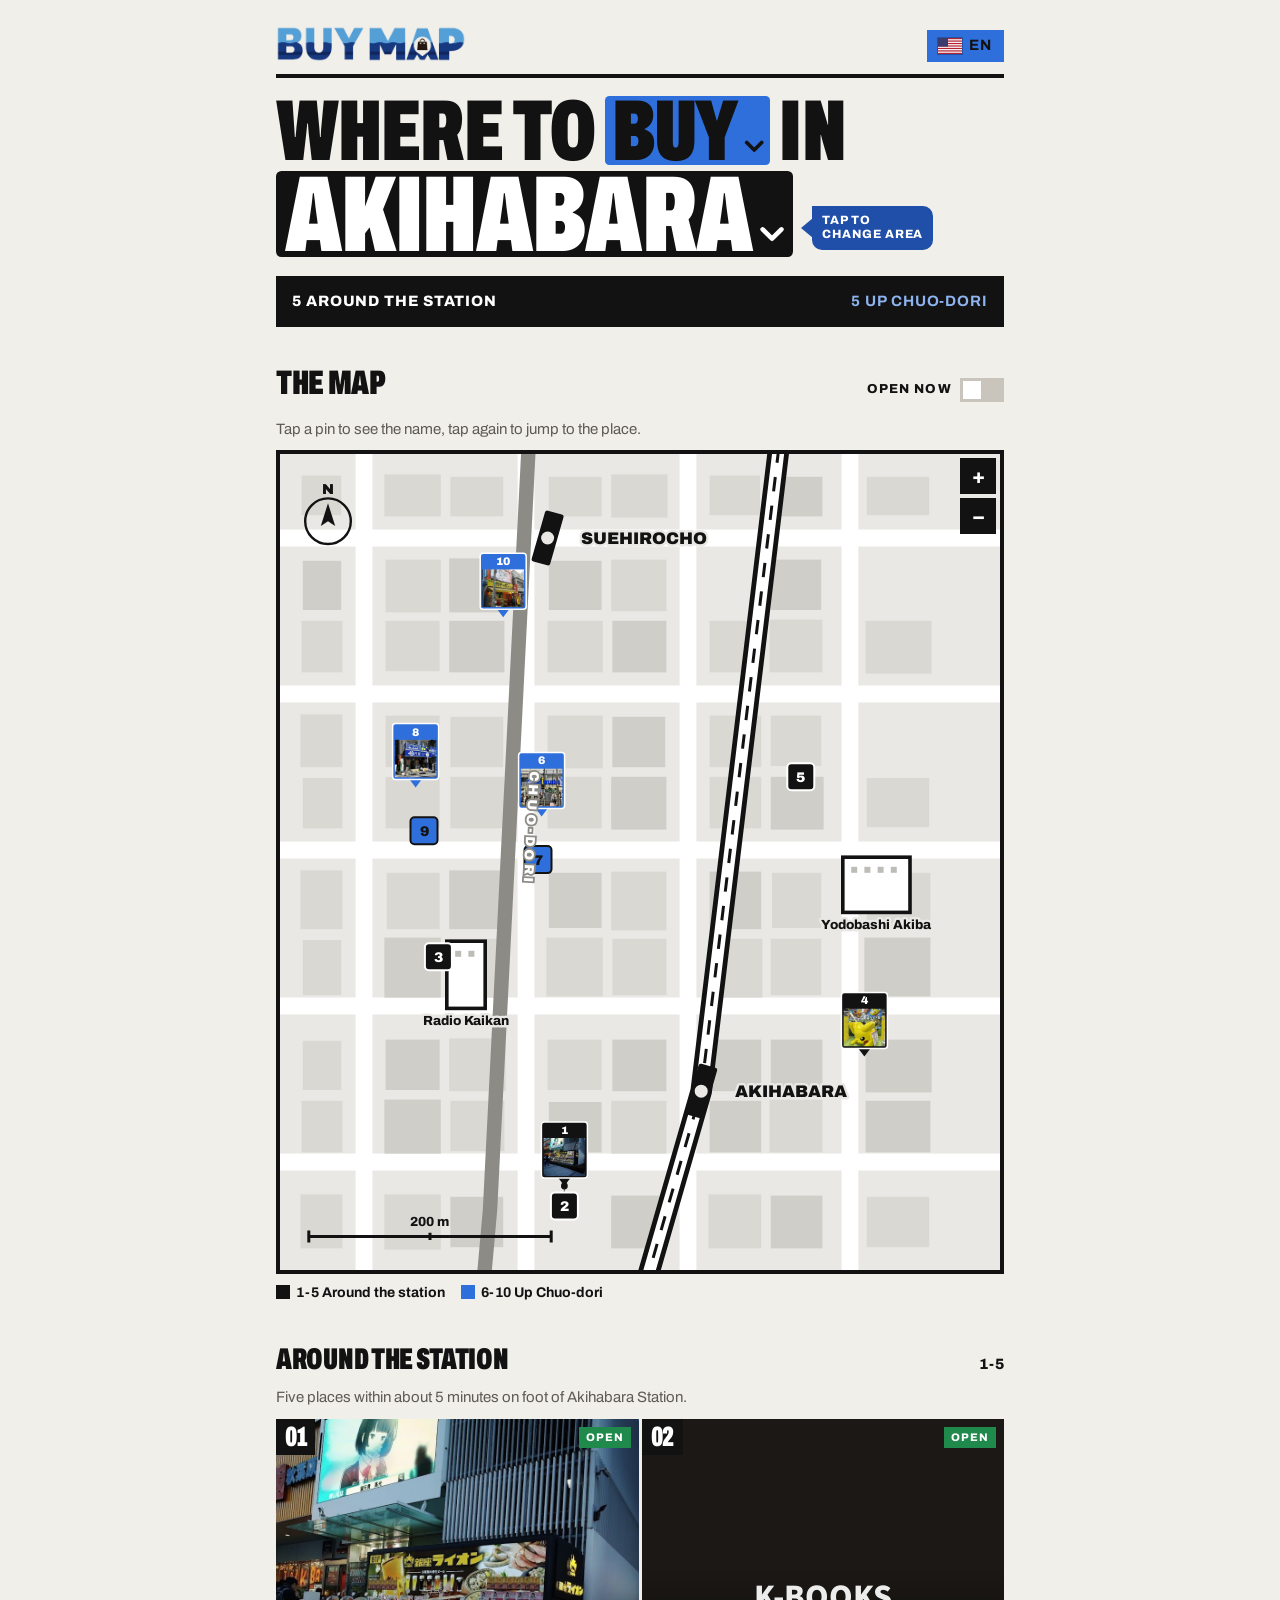
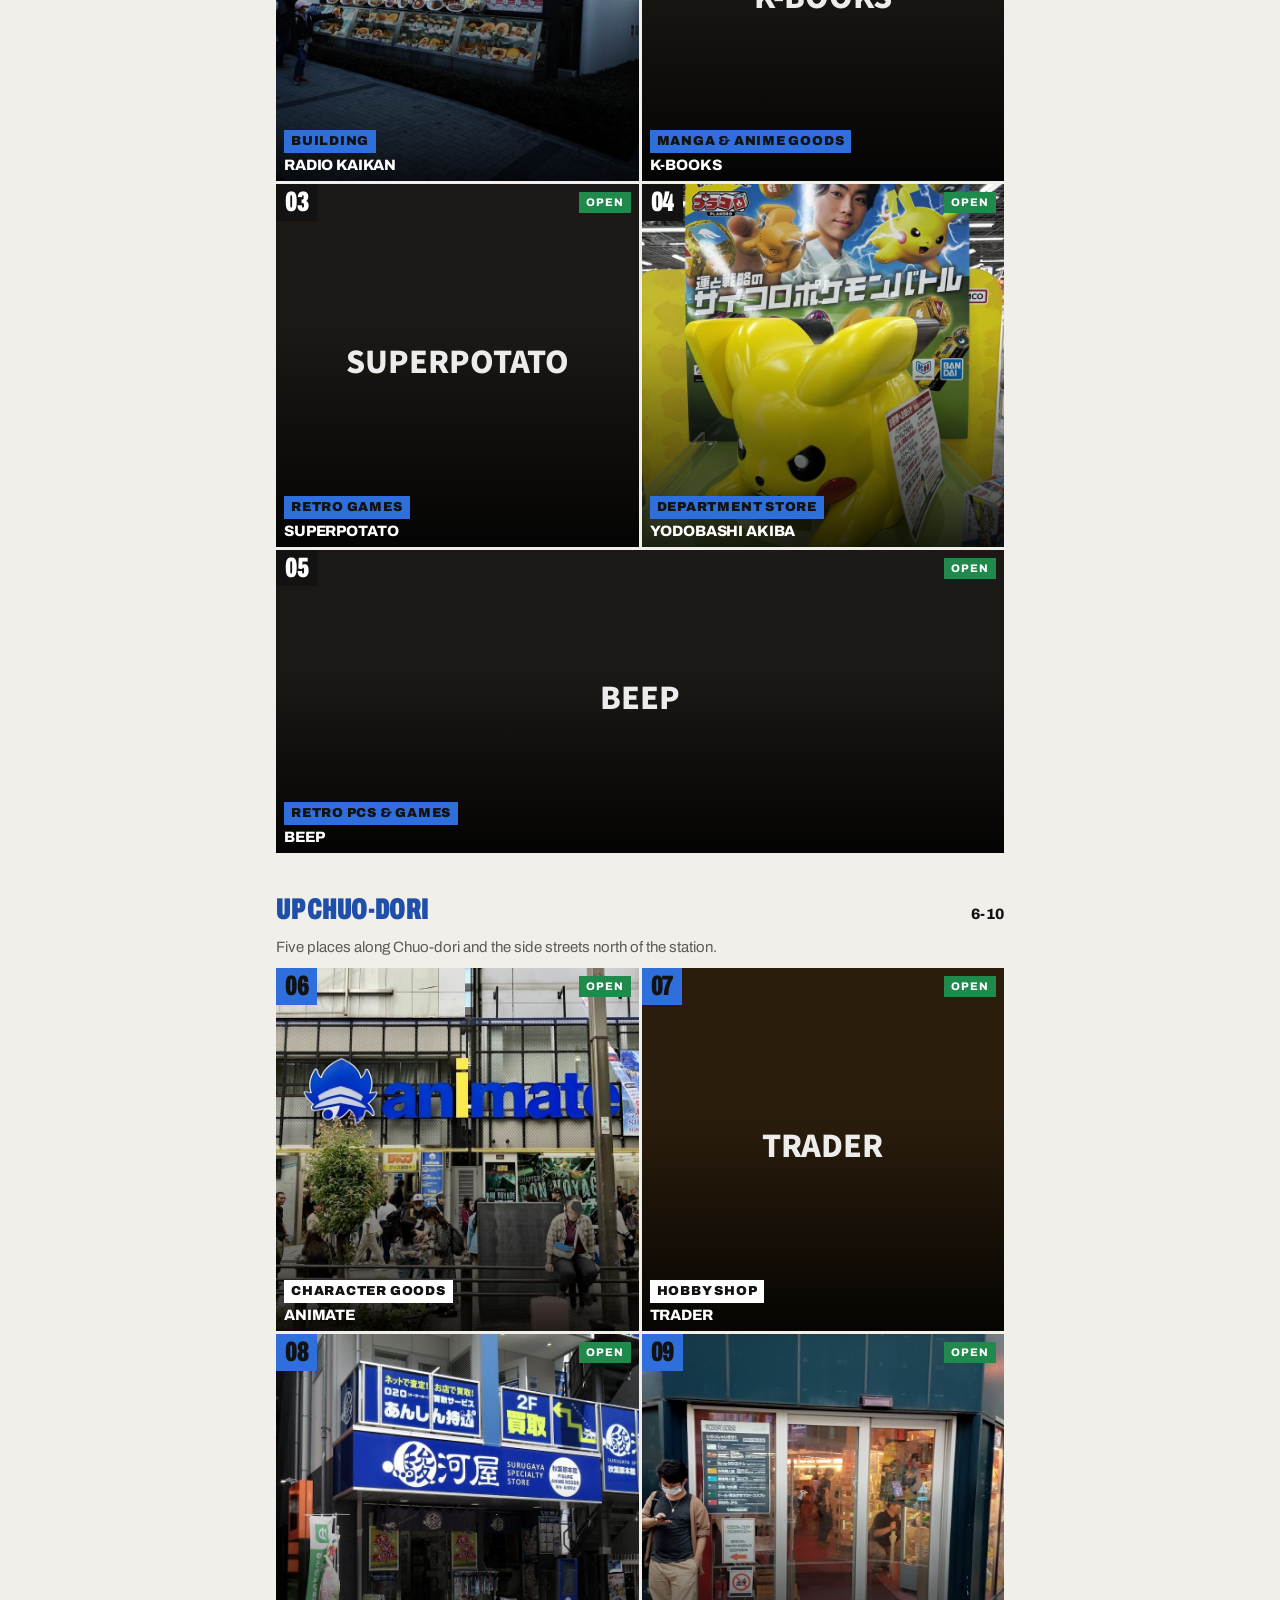
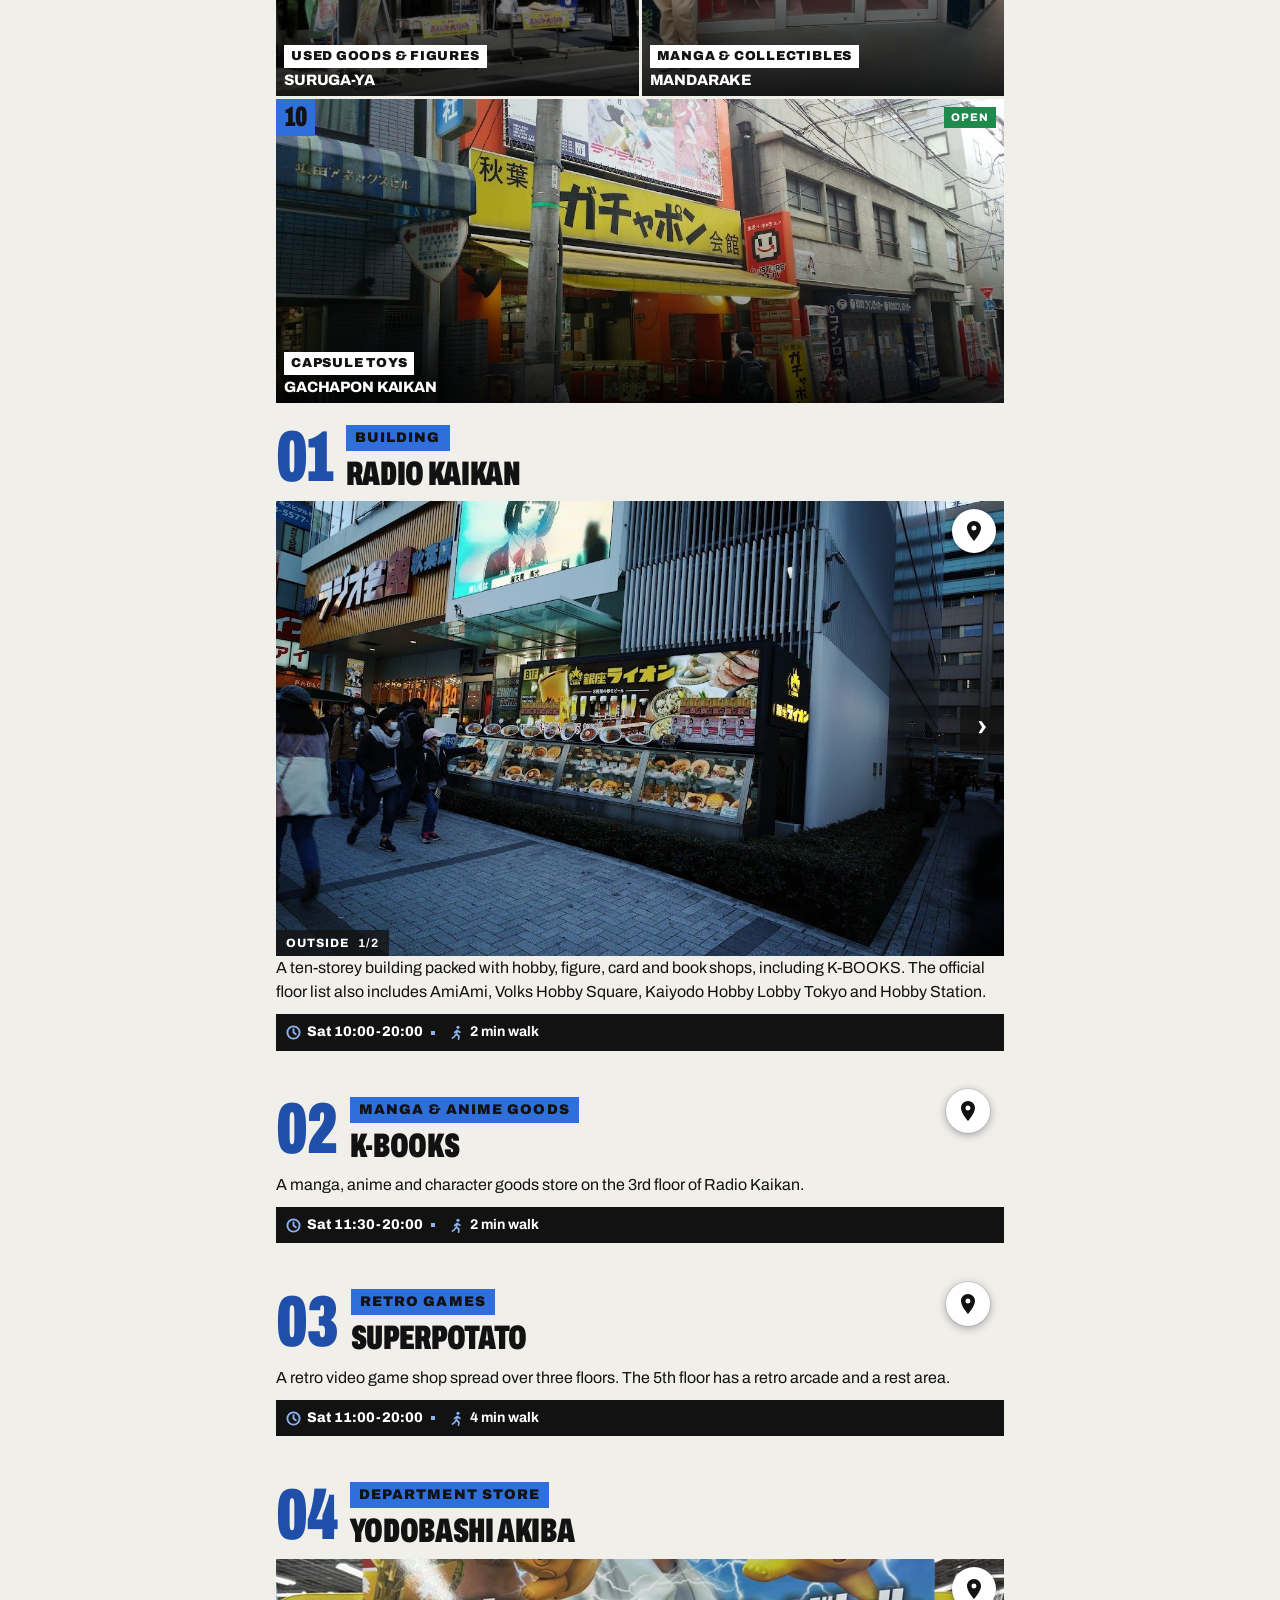
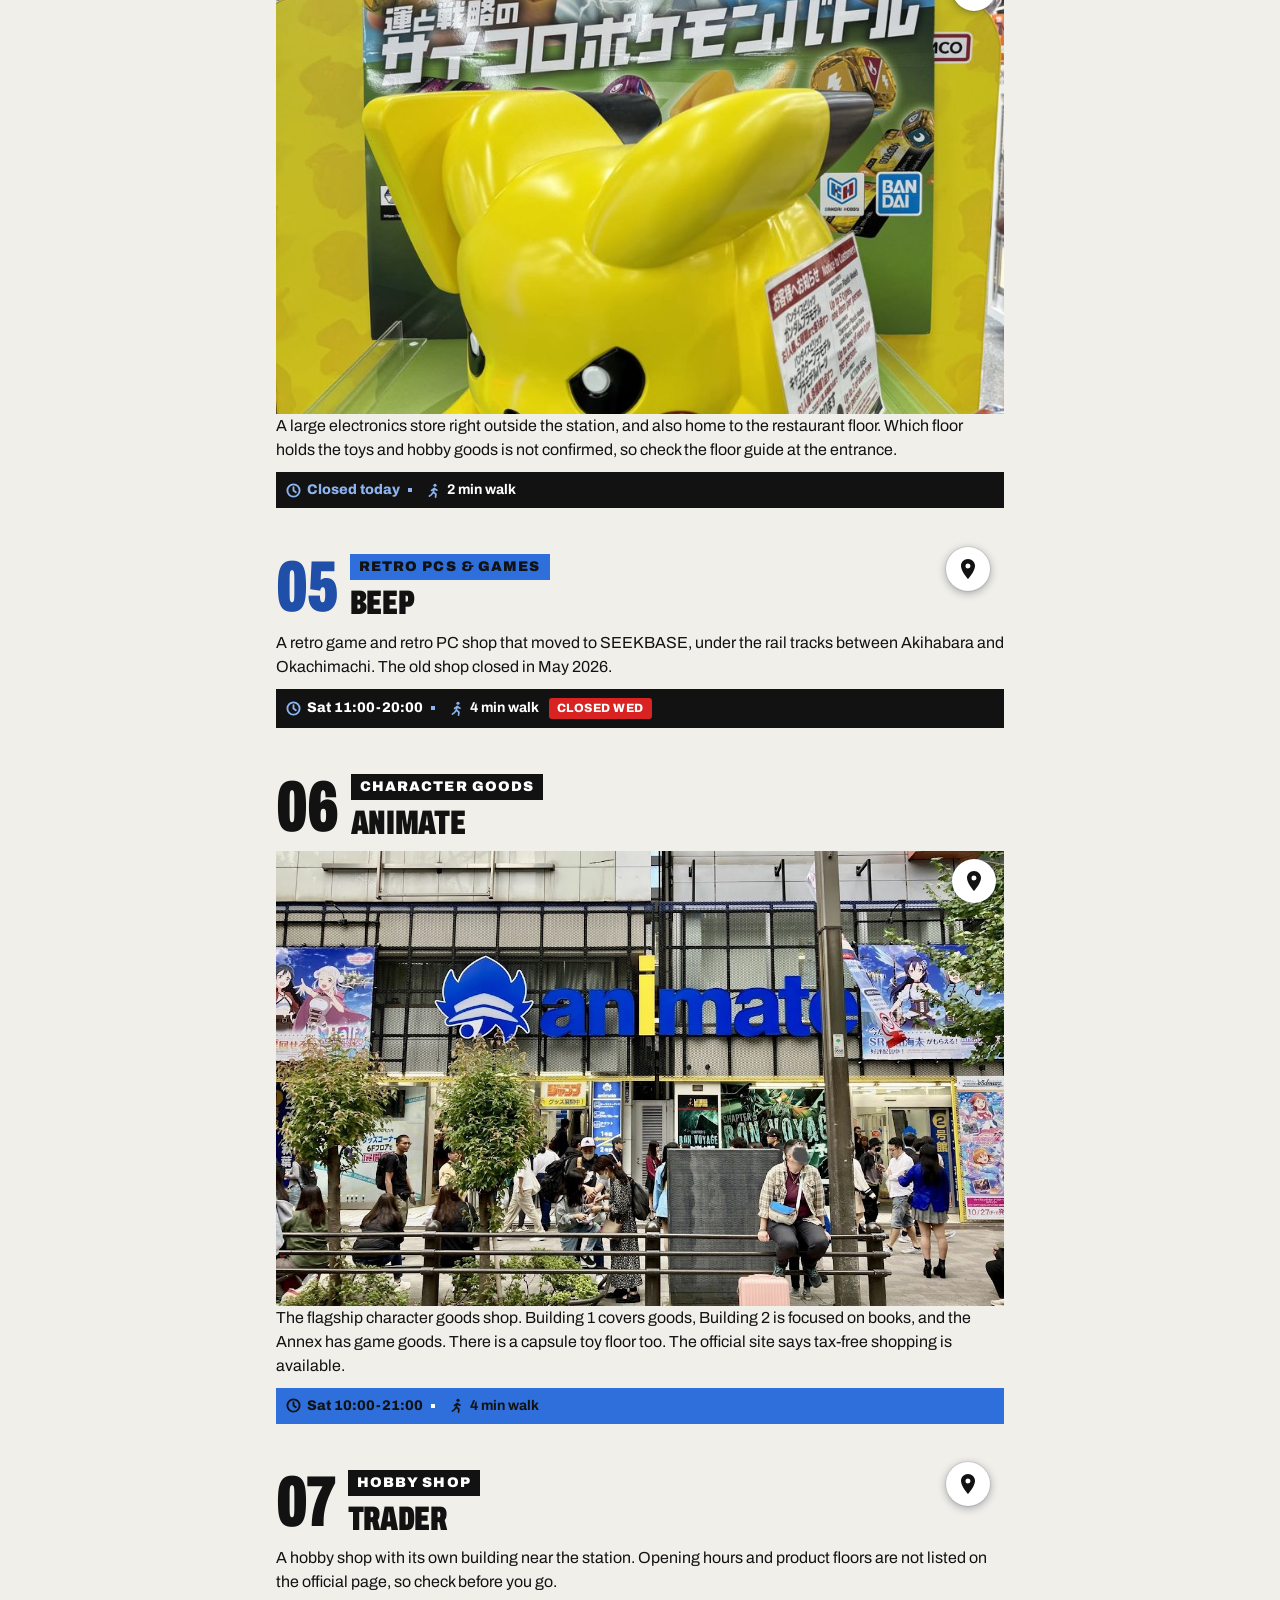
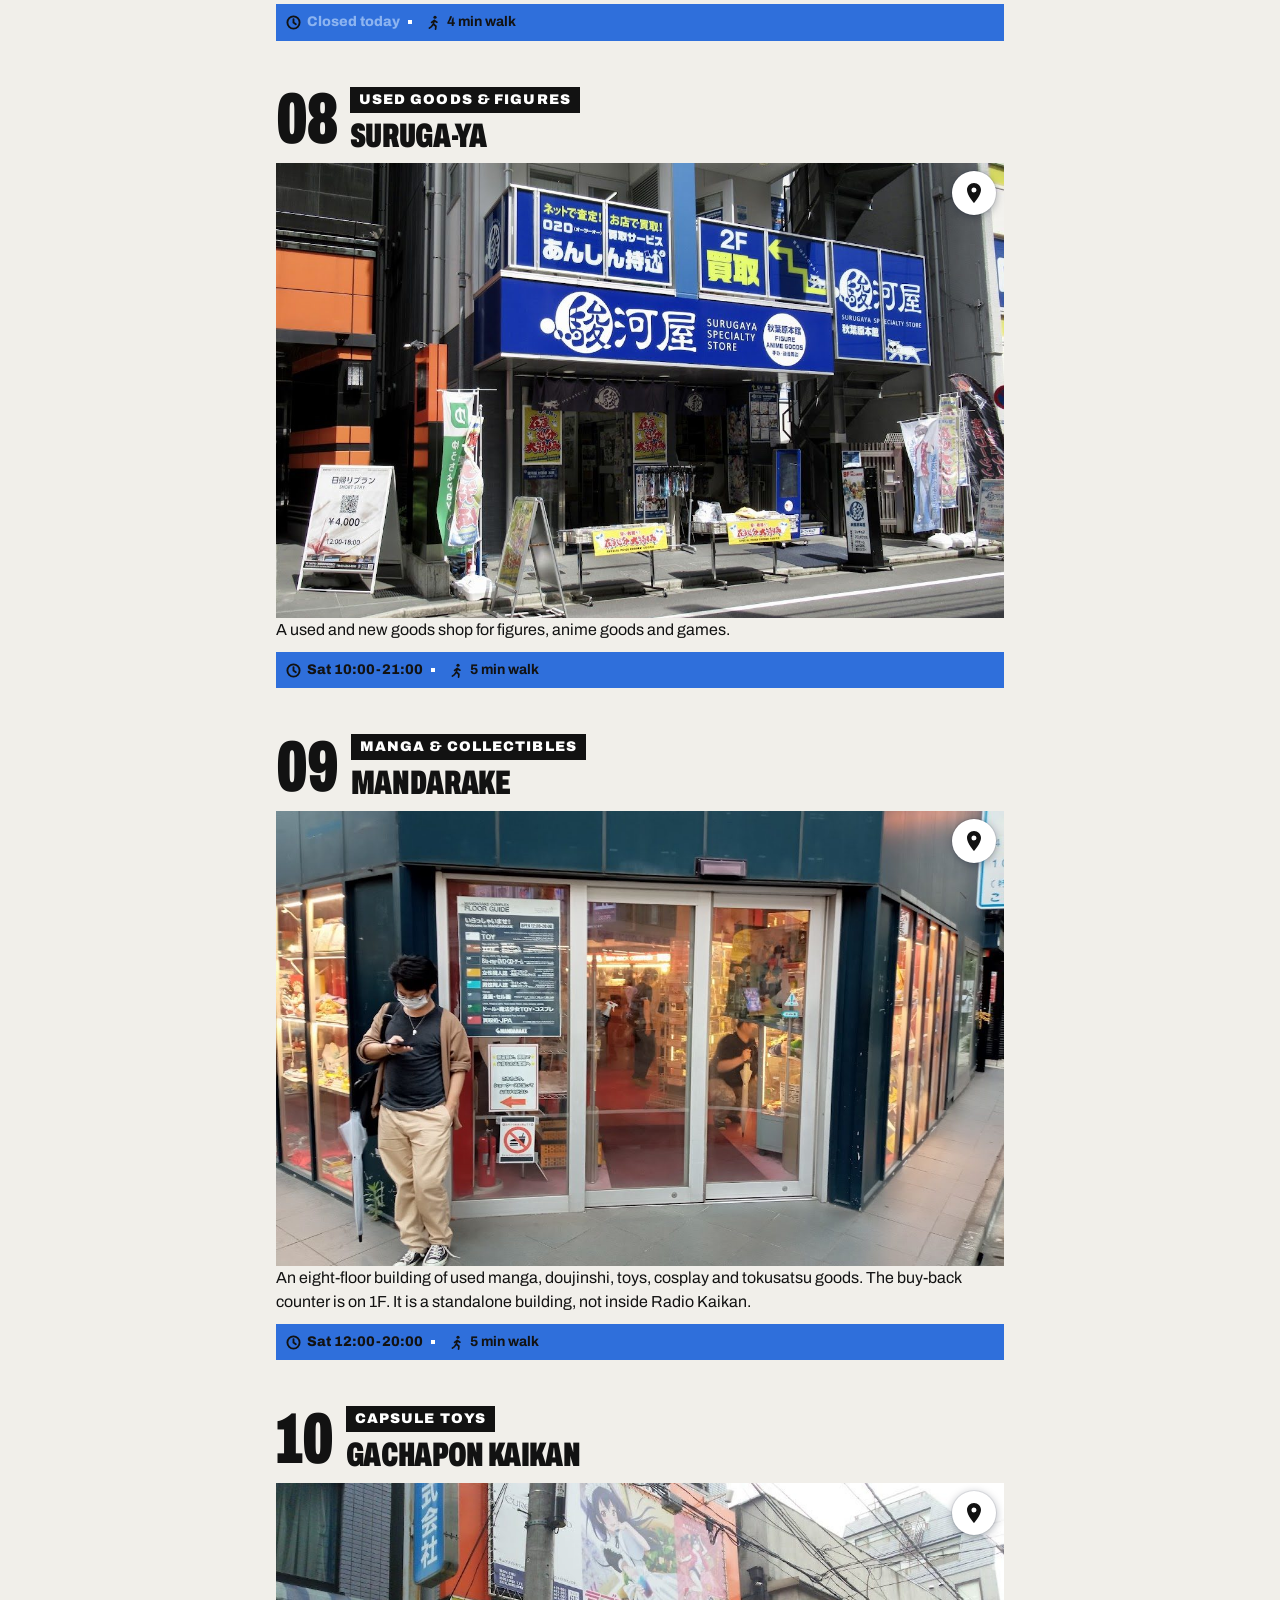
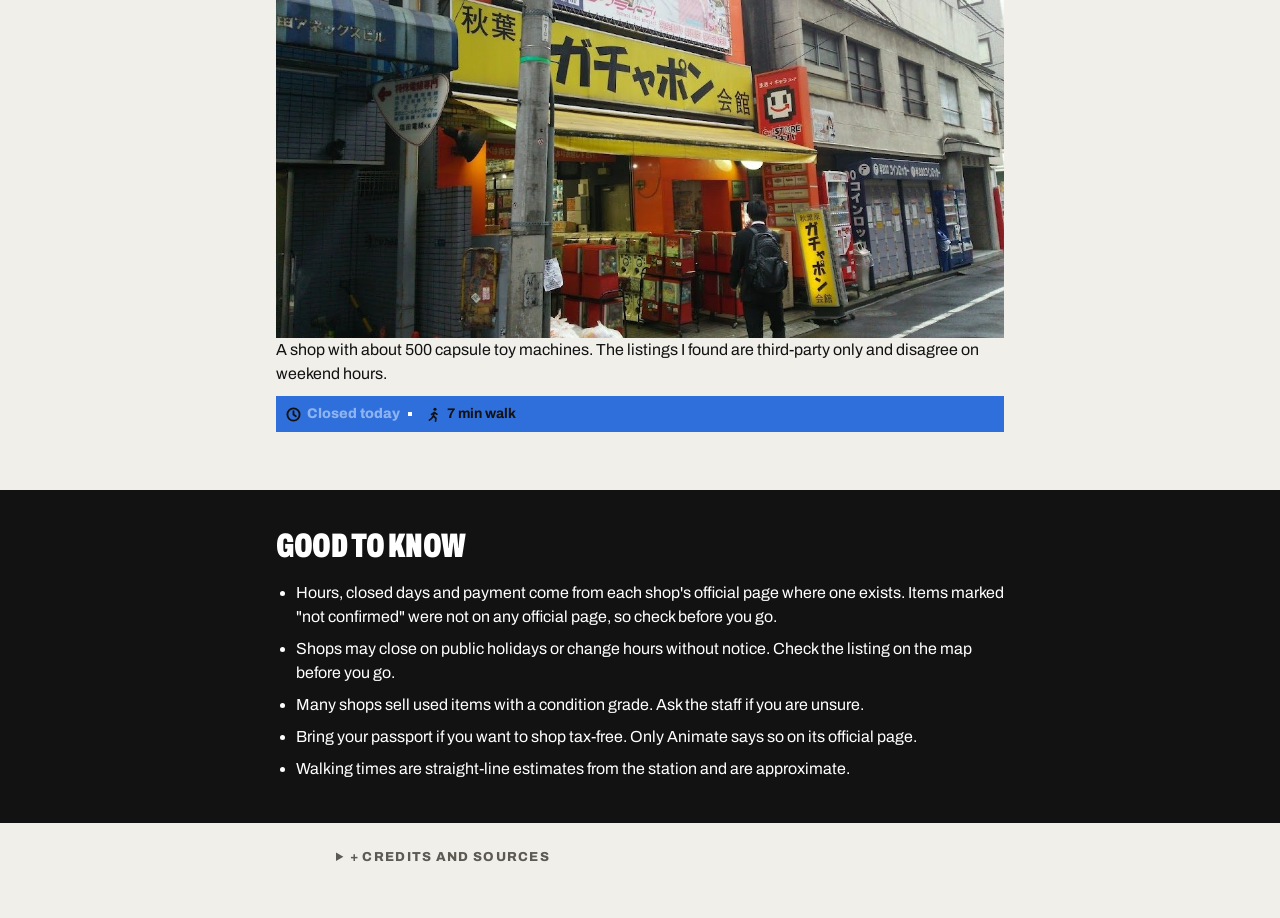
<file: buy/index.html>
<!doctype html><html lang="en"><head><meta charset="utf-8"><meta name="viewport" content="width=device-width,initial-scale=1,viewport-fit=cover">
<title>Where to buy in Akihabara</title><meta name="claude:viewport-fit-sides" content="cover"><meta name="description" content="Ten real shops for anime, manga, retro games and hobby goods around Akihabara, with hours, how to pay where known, and the Japanese name to show."><meta name="robots" content="noindex, nofollow">
<meta property="og:title" content="Where to buy in Akihabara"><meta property="og:description" content="Ten real shops for anime, manga, retro games and hobby goods around Akihabara, with hours, how to pay where known, and the Japanese name to show."><meta name="twitter:card" content="summary_large_image">
<link rel="icon" href="data:image/svg+xml,%3Csvg xmlns=%22http://www.w3.org/2000/svg%22 viewBox=%220 0 64 64%22%3E%3Crect width=%2264%22 height=%2264%22 fill=%22%232F6FDB%22/%3E%3C/svg%3E">
<link href="https://fonts.googleapis.com/css2?family=Archivo:wdth,wght@62..125,100..900&family=Noto+Sans+JP:wght@500;700;900&display=swap" rel="stylesheet">
<style>
:root{--bg:#F1EFEA;--ink:#121212;--ac:#2F6FDB;--ac2:#8DB4F0;--mu:#5D5A54}
*{box-sizing:border-box}html{scroll-behavior:smooth}
body{margin:0;background:var(--bg);color:var(--ink);color-scheme:light;font:16px/1.5 Archivo,"Noto Sans JP",sans-serif}
.w0{}.col{max-width:640px;margin:0 auto;padding-left:max(16px,env(safe-area-inset-left,0px));padding-right:max(16px,env(safe-area-inset-right,0px))}
.maphd{display:flex;align-items:flex-end;justify-content:space-between;gap:12px;margin:30px 0 10px}.maphd h2.map{margin:0}
.nowmini{display:inline-flex;align-items:center;gap:8px;font:800 13px/1 Archivo,sans-serif;letter-spacing:.1em;text-transform:uppercase;color:var(--ink);padding-bottom:6px}
.sw{position:relative;width:44px;height:24px;flex:none;border:0;background:#c9c5bc;cursor:pointer;padding:0}.sw:after{content:"";position:absolute;top:3px;left:3px;width:18px;height:18px;background:#fff}.sw[aria-checked=true]{background:var(--ac)}.sw[aria-checked=true]:after{left:23px}
.nowlist{margin:0 0 10px;font-size:14px;font-weight:700;color:var(--ac)}.nowlist.off{display:none}
body.filter .tile.closed,body.filter .card.closed,body.filter .ml li.closed{display:none}
.st{position:absolute;right:8px;top:8px;z-index:2;font:800 11px/1 Archivo,sans-serif;letter-spacing:.08em;padding:5px 7px;background:#fff;color:var(--ink)}.st.o{background:#1F8A4C;color:#fff}.st.c{background:#c9c5bc;color:#3a3833}
h1,h2,h3,.big,.tn,.no{font-family:Archivo,"Noto Sans JP",sans-serif;font-stretch:62%;font-weight:900;letter-spacing:-.01em;text-transform:uppercase}
.top{display:flex;justify-content:space-between;font-weight:800;font-size:13px;letter-spacing:.14em;padding:18px 0 8px;border-bottom:4px solid var(--ink)}
h1{margin:14px 0 14px;font-size:clamp(44px,13vw,72px);line-height:.92}h1 em{display:inline-flex;align-items:center;gap:.08em;font-style:normal;color:var(--ac);font-size:1.25em;border-bottom:.06em solid var(--ac);padding-bottom:.02em;cursor:pointer}
.areasw{position:relative;display:block}.areasw summary{list-style:none;cursor:pointer;display:block}.areasw summary::-webkit-details-marker{display:none}
.areasw small{display:block;font:800 13px/1 Archivo,sans-serif;letter-spacing:.14em;text-transform:uppercase;color:var(--ac);margin-top:8px}
.chev{width:.42em;height:.42em;flex:none;transition:transform .2s}.areasw[open] .chev{transform:rotate(180deg)}.areasw[open] small{visibility:hidden}
.areasw ul{list-style:none;margin:6px 0 0;padding:6px 0;background:var(--ink);position:absolute;left:0;z-index:5;min-width:min(100%,320px)}.areasw li a{display:block;padding:12px 18px;color:#fff;text-decoration:none;font:900 .55em/1 Archivo,sans-serif;font-stretch:62%;letter-spacing:.02em}.areasw li a:hover,.areasw li a:focus{background:var(--ac)}
.areasw li a i{font-style:normal;margin-left:.4em;color:var(--ac2)}
.hero{position:relative}.hero img{display:block;width:100%;height:auto}
.vt{position:absolute;left:14px;top:0;background:var(--ac);color:#fff;font:900 34px/1.05 "Noto Sans JP",sans-serif;writing-mode:vertical-rl;padding:12px 10px;letter-spacing:.06em}
.hb{background:var(--ink);color:#fff;display:flex;justify-content:space-between;padding:14px 16px;font-weight:800;font-size:15px;letter-spacing:.06em;text-transform:uppercase}.hb b{color:var(--ac2)}
h2.map{margin:30px 0 10px;font-size:34px}
#map{display:block;width:100%;height:auto;border:4px solid var(--ink)}
#map text{font-family:Archivo,sans-serif;pointer-events:none}
.pin{cursor:pointer}.pin .lbl{display:none}.pin:hover .lbl,.pin:focus .lbl,.pin.on .lbl{display:block}.pin:hover circle,.pin.on circle{stroke:#121212}
.card.hit{outline:4px solid var(--ac);outline-offset:6px}
.lg{display:flex;gap:16px;flex-wrap:wrap;margin:8px 0 0;font-size:14px;font-weight:700}.lg i{display:inline-block;width:14px;height:14px;background:var(--ink);margin-right:6px;vertical-align:-2px}.lg i.r{background:var(--ac)}
.bar{display:flex;justify-content:space-between;align-items:baseline;margin:34px 0 4px}.bar h2{margin:0;font-size:30px}.bar.r h2{color:var(--ac)}.bar span{font-weight:800;font-size:15px}
.gp{margin:0 0 10px;font-size:15px;color:var(--mu)}
.wall{display:grid;gap:3px;grid-template-columns:1fr 1fr}.wall.w3{grid-template-columns:repeat(3,1fr)}
.tile{position:relative;display:block;aspect-ratio:1/1;overflow:hidden;color:#fff;text-decoration:none;background:#222}.wall.w2 .tile:last-child:nth-child(odd){grid-column:1/-1;aspect-ratio:2.4/1}
.tile img{position:absolute;inset:0;width:100%;height:100%;object-fit:cover}.tile:after{content:"";position:absolute;inset:0;background:linear-gradient(180deg,rgba(0,0,0,0) 40%,rgba(0,0,0,.85))}
.no{position:absolute;left:0;top:0;z-index:2;background:var(--ink);padding:3px 9px;font-size:28px;line-height:1.1}.tile.r .no{background:var(--ac)}
.tn,.tt{position:absolute;left:8px;z-index:2;white-space:nowrap;overflow:hidden;text-overflow:ellipsis}.tt{right:8px;bottom:28px;left:8px;width:max-content;max-width:calc(100% - 16px);background:var(--ac);color:#fff;font:900 13px/1 Archivo,sans-serif;letter-spacing:.06em;text-transform:uppercase;padding:5px 7px}.tile.r .tt{background:#fff;color:var(--ink)}.tn{right:8px;bottom:8px;font-size:15px;line-height:1;font-weight:800;text-transform:none;font-stretch:100%}.wall.w3 .tt{font-size:13px}.wall.w3 .tn{font-size:13px}
.card{padding:22px 0 24px;border-bottom:4px solid var(--ink);scroll-margin-top:8px}
.hd{display:flex;gap:12px;align-items:center;margin-bottom:10px}.big{font-size:72px;line-height:.85;color:var(--ac)}.card.r .big{color:var(--ink)}
.hd h3{margin:6px 0 0;font-size:22px;line-height:1}.genre{display:inline-block;background:var(--ac);color:#fff;font:900 14px/1 Archivo,sans-serif;letter-spacing:.08em;text-transform:uppercase;padding:6px 9px}.card.r .genre{background:var(--ink)}
.ph{display:block;width:100%;aspect-ratio:16/10;object-fit:cover}
.lab{margin:14px 0 0;font-weight:800;font-size:13px;letter-spacing:.14em;color:var(--ac)}.jp{margin:14px 0 6px;font:900 28px/1.2 "Noto Sans JP",sans-serif}
.tx{margin:0 0 10px;font-size:16px}
.strip{display:flex;flex-wrap:wrap;gap:4px 0;margin:0;background:var(--ink);color:#fff;padding:9px 10px;font-size:14px;font-weight:700;line-height:1.3;white-space:nowrap}.strip .today{font-weight:800}
.hrs{margin:6px 0 0;font-size:13px;color:var(--mu)}
.strip span{display:inline-flex;align-items:center;gap:6px}.strip span+span:before{content:"";display:inline-block;width:4px;height:4px;background:var(--ac2);margin:0 8px;flex:none}
.strip svg{flex:none;color:var(--ac2)}.strip .off.r,.strip .today.r{color:var(--ac2)}.card.r .strip{background:var(--ac)}.card.r .strip svg,.card.r .strip span+span:before,.card.r .strip .off.r{color:#fff;background:#fff}.card.r .strip svg{background:none}
.mp{margin-top:12px}.mp iframe{display:block;width:100%;height:240px;border:3px dashed var(--ink);background:#e5e2da}
.bt{display:flex;gap:6px;margin-top:10px}.bt>*{flex:1 1 0;min-width:0}
.btn{display:flex;align-items:center;justify-content:center;gap:6px;min-height:46px;padding:0 8px;background:var(--ink);color:#fff;text-decoration:none;font:800 13px Archivo,sans-serif;letter-spacing:.04em;text-transform:uppercase;border:0;cursor:pointer;white-space:nowrap}.btn i{font-style:normal;color:var(--ac2)}
.btn.tg{background:transparent;color:var(--ink);box-shadow:inset 0 0 0 3px var(--ink)}.btn.art{background:var(--ac)}.btn.art i{color:#fff}
.know{background:var(--ink);color:#fff;margin-top:34px;padding:30px 0 34px}.know h2{margin:0 0 10px;font-size:34px;color:#fff}.know ul{margin:0;padding-left:20px}.know li{margin:8px 0}.know a{color:var(--ac2);font-weight:800}
.crd{max-width:640px;margin:0 auto;padding-block:18px 44px;padding-left:max(16px,env(safe-area-inset-left,0px));padding-right:max(16px,env(safe-area-inset-right,0px))}.crd summary{cursor:pointer;font:800 13px/1 Archivo,sans-serif;letter-spacing:.1em;text-transform:uppercase;color:var(--mu);padding:10px 0}.crd summary::-webkit-details-marker{display:none}.crd summary:before{content:"+ "}.crd[open] summary:before{content:"- "}
.cr{padding:8px 0 0;max-width:640px;margin:0 auto;font-size:13px;color:var(--mu)}.cr a{color:var(--mu)}
@media(min-width:700px){.col{max-width:760px}}
.strip .coff{background:#D92323;color:#fff;font-size:12px;font-weight:800;letter-spacing:.04em;line-height:1.25;padding:3px 8px;border-radius:3px;margin-left:10px;white-space:nowrap}.strip span.coff:before{content:none;display:none}
.kindsw{display:inline-block;position:relative}.kindsw summary{list-style:none;cursor:pointer;display:inline-flex;align-items:center;gap:.08em;color:var(--ac,var(--red));text-decoration:underline;text-decoration-thickness:.06em;text-underline-offset:.1em}.kindsw summary::-webkit-details-marker{display:none}
.kindsw .chev{width:.3em;height:.3em;margin-left:.04em}.kindsw[open] .chev{transform:rotate(180deg)}.kindsw ul{list-style:none;margin:6px 0 0;padding:6px 0;background:var(--ink);position:absolute;left:0;top:100%;z-index:6;min-width:min(78vw,240px);text-transform:uppercase}.kindsw li a{display:block;padding:12px 18px;color:#fff;text-decoration:none;font:900 .55em/1 Archivo,sans-serif;font-stretch:62%;letter-spacing:.02em}.kindsw li a:hover,.kindsw li a:focus{background:var(--ac,var(--red))}.kindsw li a i{font-style:normal;margin-left:.4em;opacity:.7}.kindsw li a[aria-current]{opacity:.55;pointer-events:none}
.top{align-items:flex-end}.klg{display:flex;align-items:flex-end;width:190px;min-height:39.5px;padding-bottom:4px;margin-top:8px}.klg img{display:block;width:100%;height:auto;mix-blend-mode:multiply}
.areasw{--red:var(--ac-text,var(--ac))}
.areasw{position:relative;display:block}
.areasw summary{list-style:none;cursor:pointer;display:block}
.areasw summary::-webkit-details-marker{display:none}
.areasw small{display:block;font:800 13px/1 Archivo,sans-serif;letter-spacing:.14em;text-transform:uppercase;color:var(--red);margin-top:8px}
.areasw summary.wrap .hint{display:flex;width:max-content;margin:8px 0 0;flex-direction:column;align-items:flex-start;animation:hnudgeY 1.7s cubic-bezier(.45,0,.25,1) infinite}
.areasw summary.wrap .hint .tl{border:0;border-left:10px solid transparent;border-right:10px solid transparent;border-bottom:12px solid var(--red);margin:0 0 -1px 0}
.areasw summary.wrap .hint b{border-radius:10px}
@keyframes hnudgeY{0%,100%{transform:translateY(6px)}45%,60%{transform:translateY(0)}}
.areasw .nw{white-space:nowrap}
.areasw summary em{display:inline;border-bottom:0;padding-bottom:0;text-decoration:underline;text-decoration-thickness:.06em;text-underline-offset:.1em}
.areasw summary em .chev{display:inline-block;vertical-align:middle;margin-left:.08em}
.areasw .hint{display:inline-flex;vertical-align:middle;margin-left:8px;align-items:center;font-size:16px;color:var(--red);animation:hnudge 1.7s cubic-bezier(.45,0,.25,1) infinite}
.areasw .hint .tl{width:0;height:0;border-top:10px solid transparent;border-bottom:10px solid transparent;border-right:12px solid var(--red);margin-right:-1px}
.areasw .hint b{background:var(--red);color:#fff;font:800 12px/1.15 Archivo,sans-serif;font-stretch:100%;letter-spacing:.08em;text-transform:uppercase;padding:8px 10px;border-radius:0 10px 10px 10px;white-space:nowrap}
@keyframes hnudge{0%,100%{transform:translateX(8px)}45%,60%{transform:translateX(0)}}
@keyframes hbounce{0%,40%,100%{transform:translateY(0)}20%{transform:translateY(3px)}}
.areasw:not([open]) .chev{animation:hbounce 1.7s ease-in-out infinite}
.areasw[open] .hint{display:none}
@media (prefers-reduced-motion:reduce){.areasw .hint,.areasw .chev{animation:none!important}}
.areasw[open] .chev{transform:rotate(180deg)}
.areasw[open] small{visibility:hidden}
.areasw ul{list-style:none;margin:6px 0 0;padding:6px 0;background:var(--ink);position:absolute;left:0;z-index:5;min-width:min(100%,320px)}
.areasw li a{display:block;padding:12px 18px;color:#fff;text-decoration:none;font:900 .55em/1 Archivo,sans-serif;font-stretch:62%;letter-spacing:.02em}
.areasw li a:hover,.areasw li a:focus{background:var(--red)}
.areasw li a i{font-style:normal;margin-left:.4em;color:#6FD08C}
.kindsw summary,.areasw summary em{border-radius:.08em;text-decoration:none!important;border-bottom:0!important}
.kindsw summary{background:var(--ac,var(--red));color:var(--on-ac,#fff);padding:.05em .14em .05em .16em;gap:.1em}
.areasw summary em{background:var(--ink);color:#fff!important;padding:.05em .14em .05em .16em;gap:.1em;font-size:1.25em}
.areasw summary em .chev,.kindsw .chev{width:.3em;height:.3em;margin-left:.06em;stroke-width:4}
h1{line-height:1.16}
.langsw{margin-left:auto;align-self:flex-end;margin-bottom:4px;cursor:pointer;display:inline-flex;align-items:center;gap:7px;border:0;padding:8px 11px;font:900 15px/1 Archivo,sans-serif;letter-spacing:.08em;color:var(--ls-t,#fff);background:var(--ac,#1F8A4C);-webkit-tap-highlight-color:transparent}.langsw:active{filter:brightness(.88)}.langsw .fl{display:block;width:24px;height:16px;flex:none;box-shadow:0 0 0 1px rgba(0,0,0,.25)}.langsw .fl svg{display:none;width:24px;height:16px}.langsw .fl svg.on{display:block}.langsw .lc{display:block;min-width:1.6em;text-align:left}
.card{border-bottom:0!important}h1{line-height:.92}.kindsw summary,.areasw summary em{padding:.015em .06em 0 .08em!important;line-height:.78!important;display:inline-block;border-radius:.05em}.areasw summary em .chev,.kindsw .chev{width:.26em;height:.26em;vertical-align:.02em}
.langsw{--ls-t:#121212}
.areasw{--ac-text:#1F4FA8}h1{--on-ac:#121212}
.nowlist,h1 em,.areasw small,.bar.r h2,.big,.lab{color:#1F4FA8}h1 em{border-bottom-color:var(--ac)}.vt,.tt,.genre,.btn.art,.card.r .strip,.tile.r .no{color:#121212}.card.r .genre{color:#fff}.card.r .strip svg{color:#121212}.pin circle{}
.car{position:relative;aspect-ratio:16/10;background:#222}.trk{display:flex;height:100%;overflow-x:auto;scroll-snap-type:x mandatory;scrollbar-width:none;overscroll-behavior-x:contain}.trk::-webkit-scrollbar{display:none}.trk img{flex:0 0 100%;width:100%;height:100%;object-fit:cover;scroll-snap-align:center;scroll-snap-stop:always}
.cb{position:absolute;top:50%;transform:translateY(-50%);width:44px;height:44px;border:0;background:rgba(18,18,18,.72);color:#fff;font:700 30px/1 Archivo,sans-serif;cursor:pointer;padding:0 0 4px}.cb.pv{left:0}.cb.nx{right:0}.cb[hidden]{display:none}.cn{position:absolute;left:0;bottom:0;background:rgba(18,18,18,.78);color:#fff;font:700 12px/1 Archivo,sans-serif;letter-spacing:.08em;text-transform:uppercase;padding:7px 10px}.cn b{font-weight:800;margin-right:6px}
.mn{margin-top:12px}.mg{display:grid;grid-template-columns:repeat(auto-fit,minmax(220px,1fr));gap:6px;align-items:start}.mg img{display:block;width:100%;height:auto;background:#e5e2da}.mc{margin:6px 0 8px;font:700 12px/1.4 Archivo,sans-serif;color:#555}.mn .btn.mt{background:transparent;color:var(--ink);box-shadow:inset 0 0 0 3px var(--ink)}.bt .btn{flex:1}.card{position:relative}.photo-wrap{position:relative}.photo-wrap .ph{display:block;width:100%;aspect-ratio:16/10;object-fit:cover}.photo-actions{position:absolute;top:.5rem;right:.5rem;display:flex;gap:.45rem;z-index:3}.photo-actions.corner{top:.9rem;right:.9rem}.card:has(>.photo-actions.corner) .hd{padding-right:52px}.icon-btn{width:44px;height:44px;border-radius:50%;background:#fff;border:none;box-shadow:0 2px 8px rgba(10,18,38,.35),0 0 0 1px rgba(10,18,38,.08);display:inline-flex;align-items:center;justify-content:center;cursor:pointer;text-decoration:none;padding:0;flex:none;color:var(--ink)}.icon-btn svg{width:24px;height:24px;display:block}.icon-btn:active{transform:scale(.94)}.icon-btn:focus-visible{outline:3px solid #f0b429;outline-offset:2px}.icon-btn.tg.open{background:var(--ink);color:#fff}@media(max-width:720px){.photo-actions{top:.35rem;right:.35rem;gap:.25rem}.photo-actions.corner{top:.6rem;right:.6rem}.icon-btn{width:30px;height:30px}.icon-btn svg{width:16px;height:16px}}
.hero.mos{display:grid;grid-template-columns:2fr 1fr;grid-template-rows:1fr 1fr;gap:3px;height:340px;background:#222}.hero.mos img{display:block;width:100%;height:100%;object-fit:cover}.hero.mos a{display:block;min-height:0;overflow:hidden}.hero.mos>a:first-child{grid-row:1/3}.hd h3{font-size:34px;line-height:1.02}.card.r .genre{color:#fff}
.tj{position:absolute;inset:0;z-index:1;display:flex;align-items:center;justify-content:center;padding:34px 10px 44px;text-align:center;font:900 clamp(20px,6.4vw,30px)/1.15 "Noto Sans JP",sans-serif;color:#fff;opacity:.92}.tile{background:#1b1815}.tile.r{background:#2a1d0c}</style></head><body>
<div class="col"><div class="top"><a class="klg" href="https://yukitchy.github.io/akiba-where-to-eat/buy/" aria-label="BUYMAP"><img src="../brand/logo-buy-1line.png" alt="BUYMAP" width="190"></a><button type="button" class="langsw" aria-label="Change language"><span class="fl"><svg class="f on" data-l="en" aria-hidden="true" viewBox="0 0 24 16"><rect width="24" height="16" fill="#fff"/><rect y="0.00" width="24" height="1.23" fill="#B22234"/><rect y="2.46" width="24" height="1.23" fill="#B22234"/><rect y="4.92" width="24" height="1.23" fill="#B22234"/><rect y="7.38" width="24" height="1.23" fill="#B22234"/><rect y="9.85" width="24" height="1.23" fill="#B22234"/><rect y="12.31" width="24" height="1.23" fill="#B22234"/><rect y="14.77" width="24" height="1.23" fill="#B22234"/><rect width="10" height="8.6" fill="#3C3B6E"/></svg><svg class="f" data-l="ja" aria-hidden="true" viewBox="0 0 24 16"><rect width="24" height="16" fill="#fff"/><circle cx="12" cy="8" r="4.6" fill="#BC002D"/></svg><svg class="f" data-l="zh" aria-hidden="true" viewBox="0 0 24 16"><rect width="24" height="16" fill="#DE2910"/><polygon points="5,2.2 5.9,4.9 8.7,4.9 6.4,6.5 7.3,9.2 5,7.5 2.7,9.2 3.6,6.5 1.3,4.9 4.1,4.9" fill="#FFDE00"/></svg><svg class="f" data-l="es" aria-hidden="true" viewBox="0 0 24 16"><rect width="24" height="16" fill="#AA151B"/><rect y="4" width="24" height="8" fill="#F1BF00"/></svg><svg class="f" data-l="de" aria-hidden="true" viewBox="0 0 24 16"><rect width="24" height="16" fill="#FFCE00"/><rect width="24" height="5.34" fill="#000"/><rect y="5.33" width="24" height="5.34" fill="#DD0000"/></svg><svg class="f" data-l="ko" aria-hidden="true" viewBox="0 0 24 16"><rect width="24" height="16" fill="#fff"/><circle cx="12" cy="8" r="3.6" fill="#CD2E3A"/><path d="M8.4 8a3.6 3.6 0 0 0 7.2 0a1.8 1.8 0 0 0-3.6 0a1.8 1.8 0 0 1-3.6 0z" fill="#0047A0"/><g stroke="#000" stroke-width="1"><path d="M3 3.3l2.6-1.6M3.6 4.5l2.6-1.6M3 5.7l2.6-1.6"/><path d="M18.4 12.6l2.6-1.6M17.8 13.8l2.6-1.6M18.4 14.5l2.6-1.6" opacity=".0"/></g></svg></span><b class="lc">EN</b></button></div>
<h1>Where to <details class="kindsw"><summary>Buy<svg class="chev" viewBox="0 0 24 24" aria-hidden="true"><path d="M4 8l8 8 8-8" fill="none" stroke="currentColor" stroke-width="4" stroke-linecap="round" stroke-linejoin="round"/></svg></summary><ul><li><a href="https://yukitchy.github.io/where-to-eat/akihabara/">Eat <i>&rarr;</i></a></li><li><a href="https://yukitchy.github.io/akiba-where-to-eat/drink/">Drink <i>&rarr;</i></a></li><li><a href="https://yukitchy.github.io/akiba-where-to-eat/buy/" aria-current=page>Buy </a></li></ul></details> in<details class="areasw"><summary><em><span class="nw">Akihabara<svg class="chev" viewBox="0 0 24 24" aria-hidden="true"><path d="M4 8l8 8 8-8" fill="none" stroke="currentColor" stroke-width="4" stroke-linecap="round" stroke-linejoin="round"/></svg></span></em><span class="hint" aria-hidden="true"><i class="tl"></i><b>Tap to<br>change area</b></span></summary><ul><li><a href="https://yukitchy.github.io/where-to-eat/shinjuku/">SHINJUKU <i>&rarr;</i></a></li><li><a href="https://yukitchy.github.io/where-to-eat/shibuya/">SHIBUYA <i>&rarr;</i></a></li><li><a href="https://yukitchy.github.io/where-to-eat/ginza/">GINZA <i>&rarr;</i></a></li><li><a href="https://yukitchy.github.io/where-to-eat/harajuku-omotesando/">HARAJUKU &amp; OMOTESANDO <i>&rarr;</i></a></li><li><a href="https://yukitchy.github.io/where-to-eat/asakusa/">ASAKUSA <i>&rarr;</i></a></li><li><a href="https://yukitchy.github.io/where-to-eat/roppongi-azabu/">ROPPONGI &amp; AZABU <i>&rarr;</i></a></li><li><a href="https://yukitchy.github.io/where-to-eat/ikebukuro/">IKEBUKURO <i>&rarr;</i></a></li><li><a href="https://yukitchy.github.io/where-to-eat/kiyosumi-shirakawa/">KIYOSUMI-SHIRAKAWA <i>&rarr;</i></a></li><li><a href="https://yukitchy.github.io/where-to-eat/yanaka-ueno/">YANAKA &amp; UENO <i>&rarr;</i></a></li><li><a href="https://yukitchy.github.io/where-to-eat/ebisu-meguro/">EBISU &amp; MEGURO <i>&rarr;</i></a></li><li><a href="https://yukitchy.github.io/where-to-eat/hakone/">HAKONE <i>&rarr;</i></a></li></ul></details></h1></div>
<div class="col"><div class="hb" style="margin-top:6px"><span>5 around the station</span><b>5 up Chuo-dori</b></div></div>
<div class="col"><div class="maphd"><h2 class="map">The map</h2><span class="nowmini"><span>Open now</span><button class="sw" id="sw" role="switch" aria-checked="false" aria-label="Show only places open now"></button></span></div><p class="gp">Tap a pin to see the name, tap again to jump to the place.</p><p class="nowlist off" id="nowlist"></p><svg id="map" viewBox="0 0 600 680" role="img" aria-label="Simple sketch map of the 10 places"><rect x="-420" y="-420" width="1440" height="1520" fill="#E9E8E4"/><line x1="70" y1="0" x2="70" y2="680" stroke="#fff" stroke-width="14"/><line x1="205" y1="0" x2="205" y2="680" stroke="#fff" stroke-width="14"/><line x1="340" y1="0" x2="340" y2="680" stroke="#fff" stroke-width="14"/><line x1="475" y1="0" x2="475" y2="680" stroke="#fff" stroke-width="14"/><line x1="610" y1="0" x2="610" y2="680" stroke="#fff" stroke-width="14"/><line x1="0" y1="70" x2="600" y2="70" stroke="#fff" stroke-width="14"/><line x1="0" y1="200" x2="600" y2="200" stroke="#fff" stroke-width="14"/><line x1="0" y1="330" x2="600" y2="330" stroke="#fff" stroke-width="14"/><line x1="0" y1="460" x2="600" y2="460" stroke="#fff" stroke-width="14"/><line x1="0" y1="590" x2="600" y2="590" stroke="#fff" stroke-width="14"/><rect x="18" y="18" width="33" height="33" fill="#D9D8D3"/><rect x="19" y="89" width="32" height="41" fill="#CFCEC9"/><rect x="18" y="139" width="34" height="43" fill="#D9D8D3"/><rect x="17" y="217" width="35" height="44" fill="#D9D8D3"/><rect x="19" y="270" width="33" height="42" fill="#D9D8D3"/><rect x="17" y="347" width="35" height="49" fill="#D9D8D3"/><rect x="19" y="405" width="32" height="46" fill="#D9D8D3"/><rect x="19" y="489" width="32" height="41" fill="#D9D8D3"/><rect x="18" y="539" width="34" height="43" fill="#D9D8D3"/><rect x="17" y="617" width="35" height="45" fill="#D9D8D3"/><rect x="87" y="17" width="47" height="35" fill="#D9D8D3"/><rect x="142" y="19" width="44" height="33" fill="#D9D8D3"/><rect x="88" y="88" width="46" height="44" fill="#D9D8D3"/><rect x="88" y="139" width="45" height="42" fill="#D9D8D3"/><rect x="141" y="87" width="47" height="45" fill="#CFCEC9"/><rect x="141" y="139" width="46" height="43" fill="#CFCEC9"/><rect x="88" y="218" width="45" height="43" fill="#D9D8D3"/><rect x="88" y="269" width="45" height="43" fill="#D9D8D3"/><rect x="142" y="219" width="44" height="42" fill="#D9D8D3"/><rect x="142" y="269" width="45" height="43" fill="#D9D8D3"/><rect x="89" y="349" width="44" height="47" fill="#D9D8D3"/><rect x="87" y="403" width="47" height="50" fill="#CFCEC9"/><rect x="141" y="347" width="47" height="49" fill="#CFCEC9"/><rect x="141" y="404" width="46" height="49" fill="#D9D8D3"/><rect x="88" y="488" width="45" height="42" fill="#CFCEC9"/><rect x="87" y="538" width="47" height="45" fill="#CFCEC9"/><rect x="141" y="487" width="47" height="44" fill="#D9D8D3"/><rect x="142" y="539" width="45" height="42" fill="#D9D8D3"/><rect x="87" y="617" width="47" height="46" fill="#D9D8D3"/><rect x="142" y="619" width="44" height="42" fill="#CFCEC9"/><rect x="224" y="19" width="44" height="33" fill="#D9D8D3"/><rect x="276" y="17" width="47" height="36" fill="#D9D8D3"/><rect x="224" y="89" width="44" height="41" fill="#CFCEC9"/><rect x="223" y="139" width="46" height="43" fill="#D9D8D3"/><rect x="276" y="88" width="46" height="43" fill="#D9D8D3"/><rect x="277" y="139" width="45" height="43" fill="#CFCEC9"/><rect x="223" y="218" width="46" height="44" fill="#D9D8D3"/><rect x="223" y="269" width="45" height="43" fill="#D9D8D3"/><rect x="277" y="219" width="44" height="42" fill="#CFCEC9"/><rect x="276" y="269" width="46" height="44" fill="#CFCEC9"/><rect x="224" y="349" width="44" height="46" fill="#CFCEC9"/><rect x="222" y="403" width="47" height="49" fill="#D9D8D3"/><rect x="276" y="348" width="46" height="49" fill="#D9D8D3"/><rect x="277" y="404" width="45" height="47" fill="#D9D8D3"/><rect x="223" y="488" width="45" height="42" fill="#D9D8D3"/><rect x="224" y="540" width="44" height="42" fill="#CFCEC9"/><rect x="277" y="488" width="45" height="43" fill="#CFCEC9"/><rect x="276" y="539" width="46" height="44" fill="#D9D8D3"/><rect x="276" y="618" width="46" height="44" fill="#CFCEC9"/><rect x="358" y="18" width="42" height="33" fill="#D9D8D3"/><rect x="410" y="19" width="42" height="33" fill="#CFCEC9"/><rect x="358" y="139" width="43" height="43" fill="#D9D8D3"/><rect x="409" y="88" width="42" height="42" fill="#CFCEC9"/><rect x="408" y="138" width="44" height="44" fill="#D9D8D3"/><rect x="358" y="218" width="43" height="43" fill="#D9D8D3"/><rect x="358" y="269" width="43" height="43" fill="#D9D8D3"/><rect x="409" y="218" width="42" height="42" fill="#D9D8D3"/><rect x="409" y="269" width="44" height="44" fill="#CFCEC9"/><rect x="358" y="348" width="43" height="48" fill="#CFCEC9"/><rect x="358" y="404" width="44" height="49" fill="#D9D8D3"/><rect x="410" y="349" width="41" height="46" fill="#D9D8D3"/><rect x="409" y="404" width="42" height="47" fill="#D9D8D3"/><rect x="358" y="488" width="43" height="43" fill="#CFCEC9"/><rect x="358" y="539" width="43" height="43" fill="#CFCEC9"/><rect x="409" y="488" width="43" height="43" fill="#CFCEC9"/><rect x="408" y="538" width="44" height="44" fill="#D9D8D3"/><rect x="357" y="617" width="44" height="45" fill="#D9D8D3"/><rect x="409" y="618" width="43" height="44" fill="#CFCEC9"/><rect x="489" y="19" width="52" height="32" fill="#D9D8D3"/><rect x="488" y="139" width="55" height="44" fill="#D9D8D3"/><rect x="489" y="270" width="52" height="41" fill="#D9D8D3"/><rect x="489" y="349" width="53" height="47" fill="#D9D8D3"/><rect x="487" y="403" width="55" height="49" fill="#CFCEC9"/><rect x="488" y="488" width="55" height="44" fill="#CFCEC9"/><rect x="488" y="539" width="54" height="43" fill="#CFCEC9"/><rect x="489" y="619" width="52" height="42" fill="#D9D8D3"/><path d="M212 -101 L175 630 L120 1248" fill="none" stroke="#8C8B86" stroke-width="12" stroke-linecap="round"/><path d="M476 -505 L351 531 L47 1585" fill="none" stroke="#121212" stroke-width="18"/><path d="M476 -505 L351 531 L47 1585" fill="none" stroke="#fff" stroke-width="10"/><path d="M476 -505 L351 531 L47 1585" fill="none" stroke="#121212" stroke-width="2.5" stroke-dasharray="12 12"/><rect x="469" y="336" width="56" height="46" fill="#fff" stroke="#121212" stroke-width="3"/><rect x="476" y="344" width="5" height="5" fill="#BDBCB7"/><rect x="487" y="344" width="5" height="5" fill="#BDBCB7"/><rect x="498" y="344" width="5" height="5" fill="#BDBCB7"/><rect x="509" y="344" width="5" height="5" fill="#BDBCB7"/><rect x="139" y="406" width="32" height="56" fill="#fff" stroke="#121212" stroke-width="3"/><rect x="146" y="414" width="5" height="5" fill="#BDBCB7"/><rect x="157" y="414" width="5" height="5" fill="#BDBCB7"/><g stroke="#121212" stroke-width="5" fill="none" stroke-linecap="square"><path d="M-144 130 V104 M-112 130 V104 M-151 100 H-105 M-146 107 H-110"/></g><rect class="stbar" x="329" y="523" width="44" height="16" rx="2" fill="#121212" transform="rotate(106 351 531)"/><circle class="stdot" cx="351" cy="531" r="6" fill="#E9E8E4"/><rect class="stbar" x="201" y="62" width="44" height="16" rx="2" fill="#121212" transform="rotate(106 223 70)"/><circle class="stdot" cx="223" cy="70" r="6" fill="#E9E8E4"/><g transform="translate(40 56)"><circle r="19" fill="none" stroke="#121212" stroke-width="2"/><path d="M0 -15 L6 4 L0 0 L-6 4Z" fill="#121212"/><text y="-23" text-anchor="middle" font-size="12" font-weight="900" fill="#121212">N</text></g><g transform="translate(24 652)"><path d="M0 0H202M0 -5V5M202 -5V5M101 -3V3" stroke="#121212" stroke-width="2.5" fill="none"/><text x="101" y="-9" text-anchor="middle" font-size="11" font-weight="800" fill="#121212">200 m</text></g><a class="pin" href="#p1" data-n="1"><circle cx="237" cy="610" r="16" fill="#121212" stroke="#fff" stroke-width="3"/><text x="237" y="616" text-anchor="middle" font-size="16" font-weight="900" fill="#fff">1</text><g class="lbl"><rect x="177" y="568" width="121" height="28" fill="#121212"/><text x="237" y="587" text-anchor="middle" font-size="14" font-weight="800" fill="#fff">Radio Kaikan</text></g></a><a class="pin" href="#p2" data-n="2"><circle cx="237" cy="610" r="16" fill="#121212" stroke="#fff" stroke-width="3"/><text x="237" y="616" text-anchor="middle" font-size="16" font-weight="900" fill="#fff">2</text><g class="lbl"><rect x="198" y="568" width="79" height="28" fill="#121212"/><text x="237" y="587" text-anchor="middle" font-size="14" font-weight="800" fill="#fff">K-BOOKS</text></g></a><a class="pin" href="#p3" data-n="3"><circle cx="132" cy="419" r="16" fill="#121212" stroke="#fff" stroke-width="3"/><text x="132" y="425" text-anchor="middle" font-size="16" font-weight="900" fill="#fff">3</text><g class="lbl"><rect x="72" y="377" width="121" height="28" fill="#121212"/><text x="132" y="396" text-anchor="middle" font-size="14" font-weight="800" fill="#fff">Super Potato</text></g></a><a class="pin" href="#p4" data-n="4"><circle cx="487" cy="502" r="16" fill="#121212" stroke="#fff" stroke-width="3"/><text x="487" y="508" text-anchor="middle" font-size="16" font-weight="900" fill="#fff">4</text><g class="lbl"><rect x="414" y="460" width="146" height="28" fill="#121212"/><text x="487" y="479" text-anchor="middle" font-size="14" font-weight="800" fill="#fff">Yodobashi Akiba</text></g></a><a class="pin" href="#p5" data-n="5"><circle cx="434" cy="269" r="16" fill="#121212" stroke="#fff" stroke-width="3"/><text x="434" y="275" text-anchor="middle" font-size="16" font-weight="900" fill="#fff">5</text><g class="lbl"><rect x="407" y="227" width="54" height="28" fill="#121212"/><text x="434" y="246" text-anchor="middle" font-size="14" font-weight="800" fill="#fff">BEEP</text></g></a><a class="pin" href="#p6" data-n="6"><circle cx="218" cy="302" r="16" fill="var(--ac)" stroke="#fff" stroke-width="3"/><text x="218" y="308" text-anchor="middle" font-size="16" font-weight="900" fill="#121212">6</text><g class="lbl"><rect x="179" y="260" width="79" height="28" fill="#121212"/><text x="218" y="279" text-anchor="middle" font-size="14" font-weight="800" fill="#fff">Animate</text></g></a><a class="pin" href="#p7" data-n="7"><circle cx="215" cy="338" r="16" fill="var(--ac)" stroke="#fff" stroke-width="3"/><text x="215" y="344" text-anchor="middle" font-size="16" font-weight="900" fill="#121212">7</text><g class="lbl"><rect x="180" y="296" width="70" height="28" fill="#121212"/><text x="215" y="315" text-anchor="middle" font-size="14" font-weight="800" fill="#fff">Trader</text></g></a><a class="pin" href="#p8" data-n="8"><circle cx="113" cy="278" r="16" fill="var(--ac)" stroke="#fff" stroke-width="3"/><text x="113" y="284" text-anchor="middle" font-size="16" font-weight="900" fill="#121212">8</text><g class="lbl"><rect x="65" y="236" width="96" height="28" fill="#121212"/><text x="113" y="255" text-anchor="middle" font-size="14" font-weight="800" fill="#fff">Suruga-ya</text></g></a><a class="pin" href="#p9" data-n="9"><circle cx="120" cy="314" r="16" fill="var(--ac)" stroke="#fff" stroke-width="3"/><text x="120" y="320" text-anchor="middle" font-size="16" font-weight="900" fill="#121212">9</text><g class="lbl"><rect x="72" y="272" width="96" height="28" fill="#121212"/><text x="120" y="291" text-anchor="middle" font-size="14" font-weight="800" fill="#fff">Mandarake</text></g></a><a class="pin" href="#p10" data-n="10"><circle cx="186" cy="136" r="16" fill="var(--ac)" stroke="#fff" stroke-width="3"/><text x="186" y="142" text-anchor="middle" font-size="16" font-weight="900" fill="#121212">10</text><g class="lbl"><rect x="113" y="94" width="146" height="28" fill="#121212"/><text x="186" y="113" text-anchor="middle" font-size="14" font-weight="800" fill="#fff">Gachapon Kaikan</text></g></a><g class="bgl"><text transform="translate(208 264) rotate(93)" font-size="11" font-weight="900" letter-spacing="3" fill="#fff" stroke="#8C8B86" stroke-width="3" paint-order="stroke">CHUO-DORI</text><text x="497" y="396" text-anchor="middle" font-size="11" font-weight="800" fill="#121212" stroke="#E9E8E4" stroke-width="4" stroke-linejoin="round" paint-order="stroke">Yodobashi Akiba</text><text x="155" y="476" text-anchor="middle" font-size="11" font-weight="800" fill="#121212" stroke="#E9E8E4" stroke-width="4" stroke-linejoin="round" paint-order="stroke">Radio Kaikan</text><text x="-128" y="146" text-anchor="middle" font-size="11" font-weight="800" fill="#121212" stroke="#E9E8E4" stroke-width="4" stroke-linejoin="round" paint-order="stroke">Kanda Myojin</text><text x="379" y="536" text-anchor="start" font-size="14" font-weight="900" fill="#121212" stroke="#E9E8E4" stroke-width="4" stroke-linejoin="round" paint-order="stroke">AKIHABARA</text><text x="251" y="75" text-anchor="start" font-size="14" font-weight="900" fill="#121212" stroke="#E9E8E4" stroke-width="4" stroke-linejoin="round" paint-order="stroke">SUEHIROCHO</text></g></svg>
<div class="lg"><span><i class=""></i>1-5 Around the station</span><span><i class="r"></i>6-10 Up Chuo-dori</span></div>
<section><div class="bar "><h2>AROUND THE STATION</h2><span>1-5</span></div><p class="gp">Five places within about 5 minutes on foot of Akihabara Station.</p><div class="wall w2"><a class="tile " href="#p1" data-id="radiokaikan"><img src="photos/radiokaikan-1.jpg" alt="" loading="lazy" referrerpolicy="no-referrer"><b class="no">01</b><span class="tt">Building</span><span class="tn">RADIO KAIKAN</span></a><a class="tile " href="#p2" data-id="kbooks"><span class="tj">K-BOOKS</span><b class="no">02</b><span class="tt">Manga & anime goods</span><span class="tn">K-BOOKS</span></a><a class="tile " href="#p3" data-id="superpotato"><span class="tj">SUPERPOTATO</span><b class="no">03</b><span class="tt">Retro games</span><span class="tn">SUPERPOTATO</span></a><a class="tile " href="#p4" data-id="yodobashi"><img src="photos/yodobashi-1.jpg" alt="" loading="lazy" referrerpolicy="no-referrer"><b class="no">04</b><span class="tt">Department store</span><span class="tn">YODOBASHI AKIBA</span></a><a class="tile " href="#p5" data-id="beep"><span class="tj">BEEP</span><b class="no">05</b><span class="tt">Retro PCs & games</span><span class="tn">BEEP</span></a></div></section><section><div class="bar r"><h2>UP CHUO-DORI</h2><span>6-10</span></div><p class="gp">Five places along Chuo-dori and the side streets north of the station.</p><div class="wall w2"><a class="tile r" href="#p6" data-id="animate"><img src="photos/animate-1.jpg" alt="" loading="lazy" referrerpolicy="no-referrer"><b class="no">06</b><span class="tt">Character goods</span><span class="tn">ANIMATE</span></a><a class="tile r" href="#p7" data-id="trader"><span class="tj">TRADER</span><b class="no">07</b><span class="tt">Hobby shop</span><span class="tn">TRADER</span></a><a class="tile r" href="#p8" data-id="surugaya"><img src="photos/surugaya-1.jpg" alt="" loading="lazy" referrerpolicy="no-referrer"><b class="no">08</b><span class="tt">Used goods & figures</span><span class="tn">SURUGA-YA</span></a><a class="tile r" href="#p9" data-id="mandarake"><img src="photos/mandarake-1.jpg" alt="" loading="lazy" referrerpolicy="no-referrer"><b class="no">09</b><span class="tt">Manga & collectibles</span><span class="tn">MANDARAKE</span></a><a class="tile r" href="#p10" data-id="gachapon"><img src="photos/gachapon-1.jpg" alt="" loading="lazy" referrerpolicy="no-referrer"><b class="no">10</b><span class="tt">Capsule toys</span><span class="tn">GACHAPON KAIKAN</span></a></div></section><article class="card " id="p1" data-id="radiokaikan">
<div class="hd"><span class="big">01</span><div><span class="genre">Building</span><h3>RADIO KAIKAN</h3></div></div>
<div class="car"><div class="trk"><img src="photos/radiokaikan-1.jpg" alt="" loading="eager" referrerpolicy="no-referrer" draggable="false" data-l="Outside"><img src="photos/radiokaikan-2.jpg" alt="" loading="lazy" referrerpolicy="no-referrer" draggable="false" data-l="Goods"></div><button type="button" class="cb pv" aria-label="Previous photo">&lsaquo;</button><button type="button" class="cb nx" aria-label="Next photo">&rsaquo;</button><span class="cn"><b>Outside</b> 1/2</span><div class="photo-actions"><a class="icon-btn maps-btn" href="https://www.google.com/maps/search/?api=1&amp;query=%E7%A7%8B%E8%91%89%E5%8E%9F%E3%83%A9%E3%82%B8%E3%82%AA%E4%BC%9A%E9%A4%A8%20%E6%9D%B1%E4%BA%AC%E9%83%BD%E5%8D%83%E4%BB%A3%E7%94%B0%E5%8C%BA%E5%A4%96%E7%A5%9E%E7%94%B01-15-16" aria-label="Google Maps" title="Google Maps"><svg viewBox="0 0 24 24" aria-hidden="true" focusable="false"><path fill="currentColor" d="M12 2C8.13 2 5 5.13 5 9c0 5.25 7 13 7 13s7-7.75 7-13c0-3.87-3.13-7-7-7zm0 9.5A2.5 2.5 0 1 1 12 6.5a2.5 2.5 0 0 1 0 5z"/></svg></a></div></div>

<p class="tx">A ten-storey building packed with hobby, figure, card and book shops, including K-BOOKS. The official floor list also includes AmiAmi, Volks Hobby Square, Kaiyodo Hobby Lobby Tokyo and Hobby Station.</p>
<p class="strip" data-id="radiokaikan"><span class="hr"><svg viewBox="0 0 16 16" width="15" height="15" aria-hidden="true"><circle cx="8" cy="8" r="6.5" fill="none" stroke="currentColor" stroke-width="2"/><path d="M8 4.5V8l2.5 1.8" fill="none" stroke="currentColor" stroke-width="2" stroke-linecap="round"/></svg><b class="today">Building 10:00–20:00 (each shop sets its own hours)</b></span><span class="wk"><svg viewBox="0 0 16 16" width="15" height="15" aria-hidden="true"><circle cx="9.6" cy="2.4" r="1.7" fill="currentColor"/><path d="M6 7.9 8.8 5.8 11.6 7.7M8.8 5.8 7.8 9.6M7.8 9.6 10.6 12 10.2 15M7.8 9.6 5.8 12.4 3.6 14" fill="none" stroke="currentColor" stroke-width="1.8" stroke-linecap="round" stroke-linejoin="round"/></svg>2 min walk</span></p>
</article><article class="card " id="p2" data-id="kbooks">
<div class="hd"><span class="big">02</span><div><span class="genre">Manga & anime goods</span><h3>K-BOOKS</h3></div></div>


<p class="tx">A manga, anime and character goods store on the 3rd floor of Radio Kaikan.</p>
<p class="strip" data-id="kbooks"><span class="hr"><svg viewBox="0 0 16 16" width="15" height="15" aria-hidden="true"><circle cx="8" cy="8" r="6.5" fill="none" stroke="currentColor" stroke-width="2"/><path d="M8 4.5V8l2.5 1.8" fill="none" stroke="currentColor" stroke-width="2" stroke-linecap="round"/></svg><b class="today">Mon–Fri 12:00–20:00 · Sat, Sun, holidays 11:30–20:00</b></span><span class="wk"><svg viewBox="0 0 16 16" width="15" height="15" aria-hidden="true"><circle cx="9.6" cy="2.4" r="1.7" fill="currentColor"/><path d="M6 7.9 8.8 5.8 11.6 7.7M8.8 5.8 7.8 9.6M7.8 9.6 10.6 12 10.2 15M7.8 9.6 5.8 12.4 3.6 14" fill="none" stroke="currentColor" stroke-width="1.8" stroke-linecap="round" stroke-linejoin="round"/></svg>2 min walk</span></p>
<div class="photo-actions corner"><a class="icon-btn maps-btn" href="https://www.google.com/maps/search/?api=1&amp;query=K-BOOKS%20%E7%A7%8B%E8%91%89%E5%8E%9F%E6%9C%AC%E9%A4%A8%20%E6%9D%B1%E4%BA%AC%E9%83%BD%E5%8D%83%E4%BB%A3%E7%94%B0%E5%8C%BA%E5%A4%96%E7%A5%9E%E7%94%B01-15-16%20%E7%A7%8B%E8%91%89%E5%8E%9F%E3%83%A9%E3%82%B8%E3%82%AA%E4%BC%9A%E9%A4%A8%203F" aria-label="Google Maps" title="Google Maps"><svg viewBox="0 0 24 24" aria-hidden="true" focusable="false"><path fill="currentColor" d="M12 2C8.13 2 5 5.13 5 9c0 5.25 7 13 7 13s7-7.75 7-13c0-3.87-3.13-7-7-7zm0 9.5A2.5 2.5 0 1 1 12 6.5a2.5 2.5 0 0 1 0 5z"/></svg></a></div></article><article class="card " id="p3" data-id="superpotato">
<div class="hd"><span class="big">03</span><div><span class="genre">Retro games</span><h3>SUPERPOTATO</h3></div></div>


<p class="tx">A retro video game shop spread over three floors. The 5th floor has a retro arcade and a rest area.</p>
<p class="strip" data-id="superpotato"><span class="hr"><svg viewBox="0 0 16 16" width="15" height="15" aria-hidden="true"><circle cx="8" cy="8" r="6.5" fill="none" stroke="currentColor" stroke-width="2"/><path d="M8 4.5V8l2.5 1.8" fill="none" stroke="currentColor" stroke-width="2" stroke-linecap="round"/></svg><b class="today">Daily 11:00–20:00</b></span><span class="wk"><svg viewBox="0 0 16 16" width="15" height="15" aria-hidden="true"><circle cx="9.6" cy="2.4" r="1.7" fill="currentColor"/><path d="M6 7.9 8.8 5.8 11.6 7.7M8.8 5.8 7.8 9.6M7.8 9.6 10.6 12 10.2 15M7.8 9.6 5.8 12.4 3.6 14" fill="none" stroke="currentColor" stroke-width="1.8" stroke-linecap="round" stroke-linejoin="round"/></svg>4 min walk</span></p>
<div class="photo-actions corner"><a class="icon-btn maps-btn" href="https://www.google.com/maps/search/?api=1&amp;query=%E3%82%B9%E3%83%BC%E3%83%91%E3%83%BC%E3%83%9D%E3%83%86%E3%83%88%20%E7%A7%8B%E8%91%89%E5%8E%9F%E5%BA%97%20%E6%9D%B1%E4%BA%AC%E9%83%BD%E5%8D%83%E4%BB%A3%E7%94%B0%E5%8C%BA%E5%A4%96%E7%A5%9E%E7%94%B01-11-2%20%E5%8C%97%E6%9E%97%E3%83%93%E3%83%AB%203F/4F/5F" aria-label="Google Maps" title="Google Maps"><svg viewBox="0 0 24 24" aria-hidden="true" focusable="false"><path fill="currentColor" d="M12 2C8.13 2 5 5.13 5 9c0 5.25 7 13 7 13s7-7.75 7-13c0-3.87-3.13-7-7-7zm0 9.5A2.5 2.5 0 1 1 12 6.5a2.5 2.5 0 0 1 0 5z"/></svg></a></div></article><article class="card " id="p4" data-id="yodobashi">
<div class="hd"><span class="big">04</span><div><span class="genre">Department store</span><h3>YODOBASHI AKIBA</h3></div></div>
<div class="photo-wrap"><img class="ph" src="photos/yodobashi-1.jpg" alt="" loading="lazy" referrerpolicy="no-referrer"><div class="photo-actions"><a class="icon-btn maps-btn" href="https://www.google.com/maps/search/?api=1&amp;query=%E3%83%A8%E3%83%89%E3%83%90%E3%82%B7%E3%82%AB%E3%83%A1%E3%83%A9%20%E3%83%9E%E3%83%AB%E3%83%81%E3%83%A1%E3%83%87%E3%82%A3%E3%82%A2Akiba%20%E6%9D%B1%E4%BA%AC%E9%83%BD%E5%8D%83%E4%BB%A3%E7%94%B0%E5%8C%BA%E7%A5%9E%E7%94%B0%E8%8A%B1%E5%B2%A1%E7%94%BA1-1" aria-label="Google Maps" title="Google Maps"><svg viewBox="0 0 24 24" aria-hidden="true" focusable="false"><path fill="currentColor" d="M12 2C8.13 2 5 5.13 5 9c0 5.25 7 13 7 13s7-7.75 7-13c0-3.87-3.13-7-7-7zm0 9.5A2.5 2.5 0 1 1 12 6.5a2.5 2.5 0 0 1 0 5z"/></svg></a></div></div>

<p class="tx">A large electronics store right outside the station, and also home to the restaurant floor. Which floor holds the toys and hobby goods is not confirmed, so check the floor guide at the entrance.</p>
<p class="strip" data-id="yodobashi"><span class="hr"><svg viewBox="0 0 16 16" width="15" height="15" aria-hidden="true"><circle cx="8" cy="8" r="6.5" fill="none" stroke="currentColor" stroke-width="2"/><path d="M8 4.5V8l2.5 1.8" fill="none" stroke="currentColor" stroke-width="2" stroke-linecap="round"/></svg><b class="today">Usually about 9:30–22:00 (third-party listing; check the official site)</b></span><span class="wk"><svg viewBox="0 0 16 16" width="15" height="15" aria-hidden="true"><circle cx="9.6" cy="2.4" r="1.7" fill="currentColor"/><path d="M6 7.9 8.8 5.8 11.6 7.7M8.8 5.8 7.8 9.6M7.8 9.6 10.6 12 10.2 15M7.8 9.6 5.8 12.4 3.6 14" fill="none" stroke="currentColor" stroke-width="1.8" stroke-linecap="round" stroke-linejoin="round"/></svg>2 min walk</span></p>
</article><article class="card " id="p5" data-id="beep">
<div class="hd"><span class="big">05</span><div><span class="genre">Retro PCs & games</span><h3>BEEP</h3></div></div>


<p class="tx">A retro game and retro PC shop that moved to SEEKBASE, under the rail tracks between Akihabara and Okachimachi. The old shop closed in May 2026.</p>
<p class="strip" data-id="beep"><span class="hr"><svg viewBox="0 0 16 16" width="15" height="15" aria-hidden="true"><circle cx="8" cy="8" r="6.5" fill="none" stroke="currentColor" stroke-width="2"/><path d="M8 4.5V8l2.5 1.8" fill="none" stroke="currentColor" stroke-width="2" stroke-linecap="round"/></svg><b class="today">Mon, Tue, Thu, Fri 12:00–20:00 · Sat, Sun, holidays 11:00–20:00</b></span><span class="wk"><svg viewBox="0 0 16 16" width="15" height="15" aria-hidden="true"><circle cx="9.6" cy="2.4" r="1.7" fill="currentColor"/><path d="M6 7.9 8.8 5.8 11.6 7.7M8.8 5.8 7.8 9.6M7.8 9.6 10.6 12 10.2 15M7.8 9.6 5.8 12.4 3.6 14" fill="none" stroke="currentColor" stroke-width="1.8" stroke-linecap="round" stroke-linejoin="round"/></svg>4 min walk</span><span class="coff">CLOSED WED</span></p>
<div class="photo-actions corner"><a class="icon-btn maps-btn" href="https://www.google.com/maps/search/?api=1&amp;query=BEEP%EF%BC%A0%E7%A7%8B%E8%91%89%E5%8E%9F%20%E6%9D%B1%E4%BA%AC%E9%83%BD%E5%8D%83%E4%BB%A3%E7%94%B0%E5%8C%BA%E7%A5%9E%E7%94%B0%E7%B7%B4%E5%A1%80%E7%94%BA15-1%20SEEKBASE%203%E5%8F%B7%E6%A3%9F%EF%BC%88%E5%85%AC%E5%BC%8F%E3%82%B5%E3%82%A4%E3%83%88%E8%A1%A8%E8%A8%98%E3%81%AF%E3%80%8CSEEKBASE%E5%86%853%E5%8C%BA%E7%94%BB%E3%80%8D%EF%BC%89" aria-label="Google Maps" title="Google Maps"><svg viewBox="0 0 24 24" aria-hidden="true" focusable="false"><path fill="currentColor" d="M12 2C8.13 2 5 5.13 5 9c0 5.25 7 13 7 13s7-7.75 7-13c0-3.87-3.13-7-7-7zm0 9.5A2.5 2.5 0 1 1 12 6.5a2.5 2.5 0 0 1 0 5z"/></svg></a></div></article><article class="card r" id="p6" data-id="animate">
<div class="hd"><span class="big">06</span><div><span class="genre">Character goods</span><h3>ANIMATE</h3></div></div>
<div class="photo-wrap"><img class="ph" src="photos/animate-1.jpg" alt="" loading="lazy" referrerpolicy="no-referrer"><div class="photo-actions"><a class="icon-btn maps-btn" href="https://www.google.com/maps/search/?api=1&amp;query=%E3%82%A2%E3%83%8B%E3%83%A1%E3%82%A4%E3%83%88%E7%A7%8B%E8%91%89%E5%8E%9F%20%E6%9D%B1%E4%BA%AC%E9%83%BD%E5%8D%83%E4%BB%A3%E7%94%B0%E5%8C%BA%E5%A4%96%E7%A5%9E%E7%94%B04-3-1" aria-label="Google Maps" title="Google Maps"><svg viewBox="0 0 24 24" aria-hidden="true" focusable="false"><path fill="currentColor" d="M12 2C8.13 2 5 5.13 5 9c0 5.25 7 13 7 13s7-7.75 7-13c0-3.87-3.13-7-7-7zm0 9.5A2.5 2.5 0 1 1 12 6.5a2.5 2.5 0 0 1 0 5z"/></svg></a></div></div>

<p class="tx">The flagship character goods shop. Building 1 covers goods, Building 2 is focused on books, and the Annex has game goods. There is a capsule toy floor too. The official site says tax-free shopping is available.</p>
<p class="strip" data-id="animate"><span class="hr"><svg viewBox="0 0 16 16" width="15" height="15" aria-hidden="true"><circle cx="8" cy="8" r="6.5" fill="none" stroke="currentColor" stroke-width="2"/><path d="M8 4.5V8l2.5 1.8" fill="none" stroke="currentColor" stroke-width="2" stroke-linecap="round"/></svg><b class="today">Daily 10:00–21:00 (Annex closes at 20:00 on weekends and holidays)</b></span><span class="wk"><svg viewBox="0 0 16 16" width="15" height="15" aria-hidden="true"><circle cx="9.6" cy="2.4" r="1.7" fill="currentColor"/><path d="M6 7.9 8.8 5.8 11.6 7.7M8.8 5.8 7.8 9.6M7.8 9.6 10.6 12 10.2 15M7.8 9.6 5.8 12.4 3.6 14" fill="none" stroke="currentColor" stroke-width="1.8" stroke-linecap="round" stroke-linejoin="round"/></svg>4 min walk</span></p>
</article><article class="card r" id="p7" data-id="trader">
<div class="hd"><span class="big">07</span><div><span class="genre">Hobby shop</span><h3>TRADER</h3></div></div>


<p class="tx">A hobby shop with its own building near the station. Opening hours and product floors are not listed on the official page, so check before you go.</p>
<p class="strip" data-id="trader"><span class="hr"><svg viewBox="0 0 16 16" width="15" height="15" aria-hidden="true"><circle cx="8" cy="8" r="6.5" fill="none" stroke="currentColor" stroke-width="2"/><path d="M8 4.5V8l2.5 1.8" fill="none" stroke="currentColor" stroke-width="2" stroke-linecap="round"/></svg><b class="today">Check the official site for hours</b></span><span class="wk"><svg viewBox="0 0 16 16" width="15" height="15" aria-hidden="true"><circle cx="9.6" cy="2.4" r="1.7" fill="currentColor"/><path d="M6 7.9 8.8 5.8 11.6 7.7M8.8 5.8 7.8 9.6M7.8 9.6 10.6 12 10.2 15M7.8 9.6 5.8 12.4 3.6 14" fill="none" stroke="currentColor" stroke-width="1.8" stroke-linecap="round" stroke-linejoin="round"/></svg>4 min walk</span></p>
<div class="photo-actions corner"><a class="icon-btn maps-btn" href="https://www.google.com/maps/search/?api=1&amp;query=%E3%83%88%E3%83%AC%E3%83%BC%E3%83%80%E3%83%BC%E7%A7%8B%E8%91%89%E5%8E%9F%20%E6%9C%AC%E5%BA%97%20%E6%9D%B1%E4%BA%AC%E9%83%BD%E5%8D%83%E4%BB%A3%E7%94%B0%E5%8C%BA%E5%A4%96%E7%A5%9E%E7%94%B04-2-1" aria-label="Google Maps" title="Google Maps"><svg viewBox="0 0 24 24" aria-hidden="true" focusable="false"><path fill="currentColor" d="M12 2C8.13 2 5 5.13 5 9c0 5.25 7 13 7 13s7-7.75 7-13c0-3.87-3.13-7-7-7zm0 9.5A2.5 2.5 0 1 1 12 6.5a2.5 2.5 0 0 1 0 5z"/></svg></a></div></article><article class="card r" id="p8" data-id="surugaya">
<div class="hd"><span class="big">08</span><div><span class="genre">Used goods & figures</span><h3>SURUGA-YA</h3></div></div>
<div class="photo-wrap"><img class="ph" src="photos/surugaya-1.jpg" alt="" loading="lazy" referrerpolicy="no-referrer"><div class="photo-actions"><a class="icon-btn maps-btn" href="https://www.google.com/maps/search/?api=1&amp;query=%E9%A7%BF%E6%B2%B3%E5%B1%8B%20%E7%A7%8B%E8%91%89%E5%8E%9F%E6%9C%AC%E9%A4%A8%20%E6%9D%B1%E4%BA%AC%E9%83%BD%E5%8D%83%E4%BB%A3%E7%94%B0%E5%8C%BA%E5%A4%96%E7%A5%9E%E7%94%B03%E4%B8%81%E7%9B%AE11%E7%95%AA3%E5%8F%B7" aria-label="Google Maps" title="Google Maps"><svg viewBox="0 0 24 24" aria-hidden="true" focusable="false"><path fill="currentColor" d="M12 2C8.13 2 5 5.13 5 9c0 5.25 7 13 7 13s7-7.75 7-13c0-3.87-3.13-7-7-7zm0 9.5A2.5 2.5 0 1 1 12 6.5a2.5 2.5 0 0 1 0 5z"/></svg></a></div></div>

<p class="tx">A used and new goods shop for figures, anime goods and games.</p>
<p class="strip" data-id="surugaya"><span class="hr"><svg viewBox="0 0 16 16" width="15" height="15" aria-hidden="true"><circle cx="8" cy="8" r="6.5" fill="none" stroke="currentColor" stroke-width="2"/><path d="M8 4.5V8l2.5 1.8" fill="none" stroke="currentColor" stroke-width="2" stroke-linecap="round"/></svg><b class="today">Mon–Fri 11:00–21:00 · Sat, Sun, holidays 10:00–21:00</b></span><span class="wk"><svg viewBox="0 0 16 16" width="15" height="15" aria-hidden="true"><circle cx="9.6" cy="2.4" r="1.7" fill="currentColor"/><path d="M6 7.9 8.8 5.8 11.6 7.7M8.8 5.8 7.8 9.6M7.8 9.6 10.6 12 10.2 15M7.8 9.6 5.8 12.4 3.6 14" fill="none" stroke="currentColor" stroke-width="1.8" stroke-linecap="round" stroke-linejoin="round"/></svg>5 min walk</span></p>
</article><article class="card r" id="p9" data-id="mandarake">
<div class="hd"><span class="big">09</span><div><span class="genre">Manga & collectibles</span><h3>MANDARAKE</h3></div></div>
<div class="photo-wrap"><img class="ph" src="photos/mandarake-1.jpg" alt="" loading="lazy" referrerpolicy="no-referrer"><div class="photo-actions"><a class="icon-btn maps-btn" href="https://www.google.com/maps/search/?api=1&amp;query=%E3%81%BE%E3%82%93%E3%81%A0%E3%82%89%E3%81%91%20%E3%82%B3%E3%83%B3%E3%83%97%E3%83%AC%E3%83%83%E3%82%AF%E3%82%B9%20%E6%9D%B1%E4%BA%AC%E9%83%BD%E5%8D%83%E4%BB%A3%E7%94%B0%E5%8C%BA%E5%A4%96%E7%A5%9E%E7%94%B03-11-12" aria-label="Google Maps" title="Google Maps"><svg viewBox="0 0 24 24" aria-hidden="true" focusable="false"><path fill="currentColor" d="M12 2C8.13 2 5 5.13 5 9c0 5.25 7 13 7 13s7-7.75 7-13c0-3.87-3.13-7-7-7zm0 9.5A2.5 2.5 0 1 1 12 6.5a2.5 2.5 0 0 1 0 5z"/></svg></a></div></div>

<p class="tx">An eight-floor building of used manga, doujinshi, toys, cosplay and tokusatsu goods. The buy-back counter is on 1F. It is a standalone building, not inside Radio Kaikan.</p>
<p class="strip" data-id="mandarake"><span class="hr"><svg viewBox="0 0 16 16" width="15" height="15" aria-hidden="true"><circle cx="8" cy="8" r="6.5" fill="none" stroke="currentColor" stroke-width="2"/><path d="M8 4.5V8l2.5 1.8" fill="none" stroke="currentColor" stroke-width="2" stroke-linecap="round"/></svg><b class="today">Daily 12:00–20:00 (buy-back until 19:30)</b></span><span class="wk"><svg viewBox="0 0 16 16" width="15" height="15" aria-hidden="true"><circle cx="9.6" cy="2.4" r="1.7" fill="currentColor"/><path d="M6 7.9 8.8 5.8 11.6 7.7M8.8 5.8 7.8 9.6M7.8 9.6 10.6 12 10.2 15M7.8 9.6 5.8 12.4 3.6 14" fill="none" stroke="currentColor" stroke-width="1.8" stroke-linecap="round" stroke-linejoin="round"/></svg>5 min walk</span></p>
</article><article class="card r" id="p10" data-id="gachapon">
<div class="hd"><span class="big">10</span><div><span class="genre">Capsule toys</span><h3>GACHAPON KAIKAN</h3></div></div>
<div class="photo-wrap"><img class="ph" src="photos/gachapon-1.jpg" alt="" loading="lazy" referrerpolicy="no-referrer"><div class="photo-actions"><a class="icon-btn maps-btn" href="https://www.google.com/maps/search/?api=1&amp;query=%E7%A7%8B%E8%91%89%E5%8E%9F%E3%82%AC%E3%83%81%E3%83%A3%E3%83%9D%E3%83%B3%E4%BC%9A%E9%A4%A8%20%E6%9D%B1%E4%BA%AC%E9%83%BD%E5%8D%83%E4%BB%A3%E7%94%B0%E5%8C%BA%E5%A4%96%E7%A5%9E%E7%94%B03-15-5%20MN%E3%83%93%E3%83%AB1%E9%9A%8E" aria-label="Google Maps" title="Google Maps"><svg viewBox="0 0 24 24" aria-hidden="true" focusable="false"><path fill="currentColor" d="M12 2C8.13 2 5 5.13 5 9c0 5.25 7 13 7 13s7-7.75 7-13c0-3.87-3.13-7-7-7zm0 9.5A2.5 2.5 0 1 1 12 6.5a2.5 2.5 0 0 1 0 5z"/></svg></a></div></div>

<p class="tx">A shop with about 500 capsule toy machines. The listings I found are third-party only and disagree on weekend hours.</p>
<p class="strip" data-id="gachapon"><span class="hr"><svg viewBox="0 0 16 16" width="15" height="15" aria-hidden="true"><circle cx="8" cy="8" r="6.5" fill="none" stroke="currentColor" stroke-width="2"/><path d="M8 4.5V8l2.5 1.8" fill="none" stroke="currentColor" stroke-width="2" stroke-linecap="round"/></svg><b class="today">Weekdays about 11:00–20:00 (listings differ; check before you go)</b></span><span class="wk"><svg viewBox="0 0 16 16" width="15" height="15" aria-hidden="true"><circle cx="9.6" cy="2.4" r="1.7" fill="currentColor"/><path d="M6 7.9 8.8 5.8 11.6 7.7M8.8 5.8 7.8 9.6M7.8 9.6 10.6 12 10.2 15M7.8 9.6 5.8 12.4 3.6 14" fill="none" stroke="currentColor" stroke-width="1.8" stroke-linecap="round" stroke-linejoin="round"/></svg>7 min walk</span></p>
</article></div>
<div class="know"><div class="col"><h2>Good to know</h2><ul><li>Hours, closed days and payment come from each shop's official page where one exists. Items marked "not confirmed" were not on any official page, so check before you go.</li><li>Shops may close on public holidays or change hours without notice. Check the listing on the map before you go.</li><li>Many shops sell used items with a condition grade. Ask the staff if you are unsure.</li><li>Bring your passport if you want to shop tax-free. Only Animate says so on its official page.</li><li>Walking times are straight-line estimates from the station and are approximate.</li></ul></div></div>
<details class="crd"><summary>Credits and sources</summary><p class="cr">Shop exterior photos are from Google Maps, taken by contributors: Radio Kaikan (Yung-sunce Kiyah); Animate (t s); Mandarake (ファンシーララ); Suruga-ya (t s); Gachapon Kaikan (A Kajimura). Other photos: Yuki (faces blurred). Shops without a photo are still waiting for one. Hours, addresses and payment: each shop's official page, checked on 2026-11-10. Gachapon Kaikan and Yodobashi Akiba rely on third-party listings. Map coordinates: GSI address search. The map is a simple sketch, not to scale.</p></details>
<script>
const OPEN={"radiokaikan": [{"d": [0, 1, 2, 3, 4, 5, 6], "o": "10:00", "c": "20:00"}], "kbooks": [{"d": [1, 2, 3, 4, 5], "o": "12:00", "c": "20:00"}, {"d": [6, 0], "o": "11:30", "c": "20:00"}], "superpotato": [{"d": [0, 1, 2, 3, 4, 5, 6], "o": "11:00", "c": "20:00"}], "beep": [{"d": [1, 2, 4, 5], "o": "12:00", "c": "20:00"}, {"d": [6, 0], "o": "11:00", "c": "20:00"}], "animate": [{"d": [0, 1, 2, 3, 4, 5, 6], "o": "10:00", "c": "21:00"}], "surugaya": [{"d": [1, 2, 3, 4, 5], "o": "11:00", "c": "21:00"}, {"d": [6, 0], "o": "10:00", "c": "21:00"}], "mandarake": [{"d": [0, 1, 2, 3, 4, 5, 6], "o": "12:00", "c": "20:00"}]};const SHORT={"radiokaikan": "Radio Kaikan", "kbooks": "K-BOOKS", "superpotato": "Super Potato", "yodobashi": "Yodobashi Akiba", "beep": "BEEP", "animate": "Animate", "trader": "Trader", "surugaya": "Suruga-ya", "mandarake": "Mandarake", "gachapon": "Gachapon Kaikan"};
window.__PH={"1": "photos/radiokaikan-1.jpg", "4": "photos/yodobashi-1.jpg", "6": "photos/animate-1.jpg", "8": "photos/surugaya-1.jpg", "9": "photos/mandarake-1.jpg", "10": "photos/gachapon-1.jpg"};
function tokyo(){const f=new Intl.DateTimeFormat('en-US',{timeZone:'Asia/Tokyo',hour12:false,weekday:'short',hour:'2-digit',minute:'2-digit'});const o={};f.formatToParts(new Date()).forEach(x=>o[x.type]=x.value);const d=['Sun','Mon','Tue','Wed','Thu','Fri','Sat'].indexOf(o.weekday);return {d:d,m:(parseInt(o.hour)%24)*60+parseInt(o.minute),label:o.weekday+' '+o.hour+':'+o.minute}}
const mins=t=>{const [h,m]=t.split(':').map(Number);return h*60+m};
function isOpen(id,now){if(!OPEN[id])return true;const prev=(now.d+6)%7;for(const r of OPEN[id]){const o=mins(r.o),c=mins(r.c);if(r.d.includes(now.d)&&now.m>=o&&now.m<c)return true;if(c>1440&&r.d.includes(prev)&&now.m<c-1440)return true}return false}
function refresh(){const now=tokyo();const open=[];document.querySelectorAll('[data-id]').forEach(el=>{const id=el.dataset.id,ok=isOpen(id,now);el.classList.toggle('closed',!ok);if(el.classList.contains('tile')){let s=el.querySelector('.st');if(!s){s=document.createElement('span');s.className='st';el.appendChild(s)}s.textContent=ok?'OPEN':'CLOSED';s.className='st '+(ok?'o':'c')}});const names=Object.keys(OPEN).filter(id=>isOpen(id,now)).map(id=>SHORT[id]);document.getElementById('nowlist').textContent=names.length?'Open right now: '+names.join(', '):'Nothing on this list is open right now.'}
const coarse=matchMedia('(pointer:coarse)').matches;let onPin=null;
document.querySelectorAll('.pin').forEach(a=>{a.addEventListener('click',ev=>{ev.preventDefault();if(onPin!==a){if(onPin)onPin.classList.remove('on');onPin=a;a.classList.add('on');return}const c=document.getElementById('p'+a.dataset.n);if(!c)return;c.scrollIntoView({behavior:'smooth',block:'start'});c.classList.add('hit');setTimeout(()=>c.classList.remove('hit'),1600);if(onPin){onPin.classList.remove('on');onPin=null}})});
document.getElementById('map').addEventListener('click',ev=>{if(!ev.target.closest('.pin')&&onPin){onPin.classList.remove('on');onPin=null}});
const DN=['Sun','Mon','Tue','Wed','Thu','Fri','Sat'];const fm=t=>{let [h,m]=t.split(':').map(Number);if(h>=24)h-=24;return String(h).padStart(2,'0')+':'+String(m).padStart(2,'0')};
function todayText(id,now){if(!OPEN[id])return null;const rs=OPEN[id].filter(r=>r.d.includes(now.d));if(!rs.length)return null;if(rs.some(r=>r.o==='00:00'&&r.c==='24:00'))return '24 hours';return rs.map(r=>fm(r.o)+'-'+fm(r.c)).join(', ')}
function strips(){const now=tokyo();document.querySelectorAll('.strip').forEach(st=>{const t=todayText(st.dataset.id,now);const b=st.querySelector('.today');if(t){b.textContent=DN[now.d]+' '+t;b.classList.remove('r')}else{b.textContent='Closed today';b.classList.add('r')}})}strips();setInterval(strips,60000);
const asw=document.querySelector('details.areasw');if(asw)document.addEventListener('click',ev=>{if(asw.open&&!ev.target.closest('details.areasw'))asw.open=false});
const sw=document.getElementById('sw');sw.onclick=()=>{const on=sw.getAttribute('aria-checked')!=='true';sw.setAttribute('aria-checked',on);document.body.classList.toggle('filter',on);document.getElementById('nowlist').classList.toggle('off',!on)};refresh();setInterval(refresh,60000);
document.querySelectorAll('.card').forEach(c=>{const t=c.querySelector('.tg');if(!t)return;const w=c.querySelector('.mp');if(!w)return;const f=w.querySelector('iframe');t.onclick=()=>{const o=w.hidden;w.hidden=!o;t.setAttribute('aria-expanded',o);t.textContent=o?'Hide map':'Show map';if(o&&!f.src)f.src=f.dataset.src}});
(function(){var k=document.querySelector('details.kindsw');if(!k)return;document.addEventListener('click',function(e){if(k.open&&!e.target.closest('details.kindsw'))k.open=false});var a=document.querySelector('details.areasw');if(a){k.addEventListener('toggle',function(){if(k.open)a.open=false});a.addEventListener('toggle',function(){if(a.open)k.open=false})}})();(function(){var h1=document.querySelector('h1'),sum=h1&&h1.querySelector('details.areasw summary');if(!sum)return;
function fit(){h1.style.fontSize='';var em=sum.querySelector('em'),hint=sum.querySelector('.hint'),chev=sum.querySelector('.chev');if(!hint)return;em.style.cssText='';sum.classList.remove('wrap');hint.style.marginLeft='';hint.querySelector('.tl').style.marginLeft='';var an=hint.style.animation,hd=hint.style.display;hint.style.display='inline-flex';hint.style.animation='none';
function dropped(){return hint.getBoundingClientRect().top>chev.getBoundingClientRect().bottom-2}
function done(){hint.style.display=hd;hint.style.animation=an}
var f=parseFloat(getComputedStyle(h1).fontSize),r=document.createRange();r.setStart(h1,0);r.setEndBefore(h1.querySelector('details.areasw'));var a=r.getBoundingClientRect().width/f,w=h1.clientWidth,multi=em.getClientRects().length>1;
if(multi){if(dropped())wrapIt();done();return}
if(!dropped()){var b=em.getBoundingClientRect().width/f,c=8+hint.offsetWidth;if(a-b>0){var nf=Math.max(f,Math.min(f*1.2,c/(a-b),w/a));h1.style.fontSize=nf+'px';if(dropped())h1.style.fontSize=''}done();return}
var nf2=Math.min(f*1.12,(w-8)/a);h1.style.fontSize=nf2+'px';var L=a*nf2,bw=em.getBoundingClientRect().width,k=(L-(16+hint.offsetWidth))/bw;
if(k>=.3&&k<1){var sx=Math.max(k,.64),fs=k/sx;em.style.display='inline-block';em.style.fontSize=(1.25*fs)+'em';em.style.transformOrigin='left center';em.style.transform='scaleX('+sx+')';em.style.marginRight=(-(1-sx)*em.getBoundingClientRect().width/sx)+'px';if(!dropped()){done();return}}
em.style.cssText='';h1.style.fontSize='';wrapIt();done();
function wrapIt(){sum.classList.add('wrap');var cv=chev.getBoundingClientRect(),sr=sum.getBoundingClientRect(),cx=cv.left+cv.width/2-sr.left,bw2=hint.querySelector('b').offsetWidth,R=Math.min(sr.width,Math.max(bw2,cx+bw2/2)),ml=Math.max(0,R-bw2);hint.style.marginLeft=ml+'px';hint.querySelector('.tl').style.marginLeft=Math.max(0,cx-10-ml)+'px'}}
function all(){fit()}var W0=innerWidth;all();addEventListener('resize',function(){if(innerWidth!==W0){W0=innerWidth;all()}});addEventListener('orientationchange',function(){setTimeout(all,200)});if(document.fonts&&document.fonts.ready)document.fonts.ready.then(all);addEventListener('load',all)})();
document.addEventListener('click',function(e){var a=document.querySelector('details.areasw');if(a&&a.open&&!e.target.closest('details.areasw'))a.open=false});(function(){var svg=document.getElementById('map');if(!svg)return;
var W=600,H=680,vb={x:0,y:0,w:W,h:H},PH=window.__PH||{},NS='http://www.w3.org/2000/svg',MAXZ=4,FULLZ=3.4,MINZ=.62,MARG=26;
function E(n,a,p){var e=document.createElementNS(NS,n);for(var k in a)e.setAttribute(k,a[k]);if(p)p.appendChild(e);return e}
var pins=[],lim=1e9,bgl=svg.querySelector('.bgl'),mdots=svg.querySelectorAll('.mdot'),stdots=svg.querySelectorAll('.stdot'),stbars=svg.querySelectorAll('.stbar');
stbars.forEach(function(r){var mm=/rotate\((-?[\d.]+) (-?[\d.]+) (-?[\d.]+)\)/.exec(r.getAttribute('transform')||'');if(mm){r.dataset.a=mm[1];r.dataset.cx=mm[2];r.dataset.cy=mm[3]}});
var dcl=E('g',{class:'decl'},svg);svg.insertBefore(dcl,svg.querySelector('.pin'));
document.querySelectorAll('#map .pin').forEach(function(a){
 var c=a.querySelector('circle'),t=a.querySelector('text'),lt=a.querySelector('.lbl text');if(!c||!t)return;
 var n=a.getAttribute('data-n'),fill=c.getAttribute('fill'),tf=t.getAttribute('fill'),nm=lt?lt.textContent:'',cx=+c.getAttribute('cx'),cy=+c.getAttribute('cy'),ph=PH[n];
 while(a.firstChild)a.removeChild(a.firstChild);
 var g=E('g',{},a);E('circle',{r:20,fill:'#fff',opacity:0},g);var m=E('g',{class:'mini'},g);
 E('rect',{x:-13.5,y:-13.5,width:27,height:27,rx:4,fill:fill,stroke:fill==='#121212'?'#fff':'#121212','stroke-width':2},m);
 var mt=E('text',{y:5,'text-anchor':'middle','font-size':14,'font-weight':900,fill:tf},m);mt.textContent=n;
 if(ph){a.classList.add('hp');var f=E('g',{class:'full'},g);
  E('polygon',{points:'-6,-8 6,-8 0,0',fill:fill},f);
  E('rect',{x:-23,y:-64,width:46,height:56,rx:3,fill:fill,stroke:'#fff','stroke-width':1.5},f);
  var ft=E('text',{y:-52,'text-anchor':'middle','font-size':11,'font-weight':900,fill:'#fff'},f);ft.textContent=n;
  var fo=E('foreignObject',{x:-21,y:-48,width:42,height:38},f),im=document.createElement('img');
  im.src=ph;im.setAttribute('referrerpolicy','no-referrer');im.setAttribute('draggable','false');im.alt='';im.style.cssText='display:block;width:100%;height:100%;object-fit:cover;pointer-events:none';fo.appendChild(im)}
 var w=Math.round(nm.length*7+16),l=E('g',{class:'lbl'},g);
 E('rect',{x:-w/2,y:-26,width:w,height:24,fill:'#121212'},l);var lx=E('text',{y:-9,'text-anchor':'middle','font-size':12,'font-weight':800,fill:'#fff'},l);lx.textContent=nm;
 var dl=E('line',{stroke:'#121212','stroke-opacity':.5,'stroke-width':1.25,'vector-effect':'non-scaling-stroke',style:'display:none'},dcl),dc=E('circle',{fill:'#121212',style:'display:none'},dcl);
 pins.push({a:a,g:g,l:l,x:cx,y:cy,hp:!!ph,hero:false,dl:dl,dc:dc})});
var wrap=document.createElement('div');wrap.style.cssText='position:relative';svg.parentNode.insertBefore(wrap,svg);wrap.appendChild(svg);
var st=document.createElement('style');st.textContent='#map .full{display:none}#map .pin.hero .full{display:inline}#map .pin.hero .mini{display:none}#map .bgl{pointer-events:none}#map .pin .lbl{display:none}#map .pin:hover .lbl,#map .pin.on .lbl{display:block}.mz{position:absolute;right:8px;top:8px;display:flex;flex-direction:column;gap:4px;z-index:3}.mz button{width:36px;height:36px;border:0;background:#121212;color:#fff;font:900 20px/1 Archivo,sans-serif;cursor:pointer;padding:0;-webkit-tap-highlight-color:transparent}.mz button:active{background:#444}.mz button[hidden]{display:none}';document.head.appendChild(st);
var bx=document.createElement('div');bx.className='mz';bx.innerHTML='<button type="button" data-z="in" aria-label="Zoom in">+</button><button type="button" data-z="out" aria-label="Zoom out">&minus;</button><button type="button" data-z="reset" aria-label="Reset map" hidden style="font-size:13px">1×</button>';wrap.appendChild(bx);
function zoom(){return W/vb.w}
var soft=false,bnc=null;
function fitW(){var col=wrap?wrap.parentNode:null;if(!col)return;var cs=getComputedStyle(col),pw=col.clientWidth-parseFloat(cs.paddingLeft)-parseFloat(cs.paddingRight),nh=pw*H/W,ah=window.innerHeight-12;
 if(nh>ah){wrap.style.width=Math.max(280,Math.round(ah*W/H))+'px';wrap.style.margin='0 auto'}else{wrap.style.width='';wrap.style.margin=''}}
function clamp(m){vb.w=Math.min(W/MINZ,Math.max(W/MAXZ,vb.w));vb.h=vb.w*H/W;var mg=m||0;
 if(vb.w>=W)vb.x=(W-vb.w)/2;else vb.x=Math.min(W-vb.w+mg,Math.max(-mg,vb.x));
 if(vb.h>=H)vb.y=(H-vb.h)/2;else vb.y=Math.min(H-vb.h+mg,Math.max(-mg,vb.y))}
function bounce(){var x0=vb.x,y0=vb.y;clamp(0);var gx=vb.x,gy=vb.y;vb.x=x0;vb.y=y0;
 if(Math.abs(gx-x0)<.5&&Math.abs(gy-y0)<.5){ui();return}
 var t0=performance.now();if(bnc)cancelAnimationFrame(bnc);
 (function f(n){var k=Math.min(1,(n-t0)/180);vb.x=x0+(gx-x0)*k;vb.y=y0+(gy-y0)*k;ui();if(k<1)bnc=requestAnimationFrame(f)})(t0)}
function ui(){fitW();clamp(soft?MARG:0);svg.setAttribute('viewBox',vb.x+' '+vb.y+' '+vb.w+' '+vb.h);var cw=svg.clientWidth||390,s=vb.w/cw,z=zoom();svg.classList.toggle('zm',z>1.25);
 var ch=svg.clientHeight||442,all=z>=FULLZ,pk=[],chg=false,ix=0;
 pins.forEach(function(p){p.ox=0;p.oy=0;var h=false;
  if(p.hp){var sx=(p.x-vb.x)/vb.w*cw,sy=(p.y-vb.y)/vb.h*ch;
   if(all)h=sx>-24&&sx<cw+24&&sy>70&&sy<ch+40&&ix++<lim;
   else if(sx>-8&&sx<cw+8&&sy>68&&sy<ch+10){h=true;for(var i=0;i<pk.length;i++)if(Math.abs(pk[i][0]-sx)<54&&Math.abs(pk[i][1]-sy)<70){h=false;break}if(h)pk.push([sx,sy])}}
  if(h!==p.hero){p.hero=h;p.a.classList.toggle('hero',h);chg=true}});
 for(var ps=0;ps<3;ps++)for(var i=0;i<pins.length;i++)for(var j=i+1;j<pins.length;j++){var a=pins[i],b=pins[j];if(a.hero&&b.hero)continue;
  var cx2=a.hero||b.hero?52:34,cy2=a.hero||b.hero?66:34,
  ax=(a.x-vb.x)/vb.w*cw+a.ox,ay=(a.y-vb.y)/vb.h*ch+a.oy+(a.hero?-28:0),bx2=(b.x-vb.x)/vb.w*cw+b.ox,by2=(b.y-vb.y)/vb.h*ch+b.oy+(b.hero?-28:0),dx=bx2-ax,dy=by2-ay;
  if(Math.abs(dx)<cx2&&Math.abs(dy)<cy2){var px2=cx2-Math.abs(dx),py2=cy2-Math.abs(dy),fa=a.hero?0:(b.hero?1:.5),fb=1-fa,mv;
   if(px2<py2){mv=px2*(dx<0?-1:1);b.ox+=mv*fb;a.ox-=mv*fa}else{mv=py2*(dy<0?-1:1);b.oy+=mv*fb;a.oy-=mv*fa}}}
 pins.forEach(function(p){if(!p.hero){var m2=Math.hypot(p.ox,p.oy);if(m2>20){p.ox*=20/m2;p.oy*=20/m2}
   var sx3=(p.x-vb.x)/vb.w*cw+p.ox,sy3=(p.y-vb.y)/vb.h*ch+p.oy;
   if(sx3<14)p.ox+=14-sx3;else if(sx3>cw-14)p.ox-=sx3-(cw-14);
   if(sy3<14)p.oy+=14-sy3;else if(sy3>ch-14)p.oy-=sy3-(ch-14)}});
 pins.forEach(function(p){
  p.g.setAttribute('transform','translate('+(p.x+p.ox*s)+' '+(p.y+p.oy*s)+') scale('+s+')');p.l.setAttribute('transform','translate(0 '+(p.hero?-62:-12)+')');
  var off=!p.hero&&Math.hypot(p.ox,p.oy)>3;
  if(p.dl){p.dl.setAttribute('x1',p.x);p.dl.setAttribute('y1',p.y);p.dl.setAttribute('x2',p.x+p.ox*s);p.dl.setAttribute('y2',p.y+p.oy*s);p.dl.style.display=off?'':'none'}
  if(p.dc){p.dc.setAttribute('cx',p.x);p.dc.setAttribute('cy',p.y);p.dc.setAttribute('r',3.4*s);p.dc.style.display=off?'':'none'}});
 if(chg)pins.forEach(function(p){if(p.hero)p.a.parentNode.appendChild(p.a)});
 if(bgl)svg.appendChild(bgl);
 for(var i2=0;i2<mdots.length;i2++)mdots[i2].setAttribute('r',3.4*s);
 for(var i3=0;i3<stdots.length;i3++)stdots[i3].setAttribute('r',6.5*s);
 var bk=Math.min(1,1/z);for(var i4=0;i4<stbars.length;i4++){var r4=stbars[i4];if(r4.dataset.a)r4.setAttribute('transform','translate('+r4.dataset.cx+' '+r4.dataset.cy+') scale('+bk+') rotate('+r4.dataset.a+') translate('+(-r4.dataset.cx)+' '+(-r4.dataset.cy)+')')}
 bx.querySelector('[data-z=reset]').hidden=Math.abs(z-1)<.01;bx.querySelector('[data-z=in]').disabled=z>=MAXZ-.01}
function at(f,px,py){soft=false;var r=svg.getBoundingClientRect(),ux=vb.x+(px-r.left)/r.width*vb.w,uy=vb.y+(py-r.top)/r.height*vb.h;var nz=Math.min(MAXZ,Math.max(MINZ,zoom()*f));vb.w=W/nz;vb.h=H/nz;vb.x=ux-(px-r.left)/r.width*vb.w;vb.y=uy-(py-r.top)/r.height*vb.h;ui()}
function mid(){var r=svg.getBoundingClientRect();return[r.left+r.width/2,r.top+r.height/2]}
bx.addEventListener('click',function(e){var b=e.target.closest('button');if(!b)return;var k=b.getAttribute('data-z'),c=mid();if(k==='in')at(1.6,c[0],c[1]);else if(k==='out')at(1/1.6,c[0],c[1]);else{vb={x:0,y:0,w:W,h:H};ui()}});
svg.addEventListener('wheel',function(e){if(!e.ctrlKey&&!e.metaKey)return;e.preventDefault();at(e.deltaY<0?1.15:1/1.15,e.clientX,e.clientY)},{passive:false});
svg.addEventListener('dblclick',function(e){if(e.target.closest('.pin'))return;at(2,e.clientX,e.clientY)});
var moved=0,last=null,pd=0;
function pan(dx,dy){var r=svg.getBoundingClientRect();vb.x-=dx/r.width*vb.w;vb.y-=dy/r.height*vb.h;ui()}
svg.addEventListener('touchstart',function(e){moved=0;if(e.touches.length===1)soft=true;if(e.touches.length===2){pd=Math.hypot(e.touches[0].clientX-e.touches[1].clientX,e.touches[0].clientY-e.touches[1].clientY);e.preventDefault()}last=e.touches.length===1?[e.touches[0].clientX,e.touches[0].clientY]:null},{passive:false});
svg.addEventListener('touchmove',function(e){if(e.touches.length===2){e.preventDefault();var d=Math.hypot(e.touches[0].clientX-e.touches[1].clientX,e.touches[0].clientY-e.touches[1].clientY);if(pd>0)at(d/pd,(e.touches[0].clientX+e.touches[1].clientX)/2,(e.touches[0].clientY+e.touches[1].clientY)/2);pd=d;moved=99}
 else if(e.touches.length===1&&last&&zoom()>1.01){e.preventDefault();var x=e.touches[0].clientX,y=e.touches[0].clientY;moved+=Math.abs(x-last[0])+Math.abs(y-last[1]);pan(x-last[0],y-last[1]);last=[x,y]}},{passive:false});
var md=null;svg.addEventListener('touchend',function(){if(soft){soft=false;bounce()}},{passive:true});
svg.addEventListener('mousedown',function(e){if(zoom()>1.01||zoom()<0.99){md=[e.clientX,e.clientY];moved=0;soft=true}});
window.addEventListener('mousemove',function(e){if(!md)return;moved+=Math.abs(e.clientX-md[0])+Math.abs(e.clientY-md[1]);pan(e.clientX-md[0],e.clientY-md[1]);md=[e.clientX,e.clientY]});
window.addEventListener('mouseup',function(){if(md){md=null;soft=false;bounce()}});
svg.addEventListener('click',function(e){if(moved>8){e.stopPropagation();e.preventDefault();moved=0}},true);
window.addEventListener('resize',ui);
try{var q=new URLSearchParams(location.search).get('pz');if(q){var a=q.split(',').map(Number);vb.w=W/a[0];vb.h=H/a[0];vb.x=a[1]-vb.w/2;vb.y=a[2]-vb.h/2}}catch(_){}
ui();
/* 初回だけ：地図が画面に入ったら1回、寄った状態から引いて全体になる（写真ピンが数字ピンへ戻る）。触れたら止める */
var demoOn=false,raf=0,home=null;
function ez(t){return t<.5?4*t*t*t:1-Math.pow(-2*t+2,3)/2}
function cl01(v){return Math.min(1,Math.max(0,v))}
function frame(t){var z=t<300?2.3:t<1100?2.3-.3*ez((t-300)/800):t<2700?2-ez((t-1100)/1600):1,w=W/z;
 vb.w=w;vb.h=w*H/W;vb.x=hx-vb.w/2;vb.y=hy-vb.h/2;lim=Math.ceil((1-cl01((t-300)/800))*pins.length);if(t>=1100)lim=0;ui()}
var hx=W/2,hy=H/2;
function stop(){if(!demoOn)return;demoOn=false;cancelAnimationFrame(raf);lim=1e9;if(home){vb={x:home.x,y:home.y,w:home.w,h:home.h};ui()}}
function play(){if(demoOn||sessionStorage.getItem('pzdemo'))return;
 var xs=[],ys=[];pins.forEach(function(p){if(p.hp){xs.push(p.x);ys.push(p.y)}});if(xs.length<3)return;
 xs.sort(function(a,b){return a-b});ys.sort(function(a,b){return a-b});hx=xs[xs.length>>1];hy=ys[ys.length>>1];
 home={x:vb.x,y:vb.y,w:vb.w,h:vb.h};demoOn=true;try{sessionStorage.setItem('pzdemo','1')}catch(_){}
 var t0=performance.now();(function f(n){if(!demoOn)return;var t=n-t0;if(t>=2700){demoOn=false;lim=1e9;vb={x:home.x,y:home.y,w:home.w,h:home.h};ui();return}frame(t);raf=requestAnimationFrame(f)})(t0)}
['touchstart','mousedown','wheel','keydown'].forEach(function(ev){svg.addEventListener(ev,stop,{passive:true})});bx.addEventListener('click',stop,true);
try{var dm=new URLSearchParams(location.search).get('dm');
 if(dm!==null){var xs0=pins.filter(function(p){return p.hp});xs0.sort(function(a,b){return a.x-b.x});hx=xs0.length?xs0[xs0.length>>1].x:W/2;xs0.sort(function(a,b){return a.y-b.y});hy=xs0.length?xs0[xs0.length>>1].y:H/2;frame(+dm)}
 else if(!new URLSearchParams(location.search).get('pz')&&!matchMedia('(prefers-reduced-motion:reduce)').matches&&'IntersectionObserver' in window){
  var io=new IntersectionObserver(function(es){if(es[0].isIntersecting){io.disconnect();setTimeout(play,150)}},{threshold:.6});io.observe(svg)}}catch(_){}
})();
window.__T={"Where to":{"ja":"どこで","zh":"去哪儿","es":"Dónde","de":"Wohin","ko":"어디서"},"Eat":{"ja":"食べる","zh":"吃","es":"Comer","de":"Essen","ko":"먹기"},"Drink":{"ja":"飲む","zh":"喝","es":"Beber","de":"Trinken","ko":"마시기"},"Buy":{"ja":"買う","zh":"买","es":"Comprar","de":"Kaufen","ko":"사기"},"Akihabara":{"ja":"秋葉原","zh":"秋叶原","es":"Akihabara","de":"Akihabara","ko":"아키하바라"},"Tap to":{"ja":"タップして","zh":"点击","es":"Toca para","de":"Tippen zum","ko":"탭해서"},"change area":{"ja":"エリア変更","zh":"切换区域","es":"cambiar de zona","de":"Gebiet wechseln","ko":"지역 변경"},"SHINJUKU":{"ja":"新宿","zh":"新宿","es":"SHINJUKU","de":"SHINJUKU","ko":"신주쿠"},"SHIBUYA":{"ja":"渋谷","zh":"涩谷","es":"SHIBUYA","de":"SHIBUYA","ko":"시부야"},"GINZA":{"ja":"銀座","zh":"银座","es":"GINZA","de":"GINZA","ko":"긴자"},"HARAJUKU & OMOTESANDO":{"ja":"原宿 & 表参道","zh":"原宿 & 表参道","es":"HARAJUKU & OMOTESANDO","de":"HARAJUKU & OMOTESANDO","ko":"하라주쿠 & 오모테산도"},"ASAKUSA":{"ja":"浅草","zh":"浅草","es":"ASAKUSA","de":"ASAKUSA","ko":"아사쿠사"},"ROPPONGI & AZABU":{"ja":"六本木 & 麻布","zh":"六本木 & 麻布","es":"ROPPONGI & AZABU","de":"ROPPONGI & AZABU","ko":"롯폰기 & 아자부"},"IKEBUKURO":{"ja":"池袋","zh":"池袋","es":"IKEBUKURO","de":"IKEBUKURO","ko":"이케부쿠로"},"KIYOSUMI-SHIRAKAWA":{"ja":"清澄白河","zh":"清澄白河","es":"KIYOSUMI-SHIRAKAWA","de":"KIYOSUMI-SHIRAKAWA","ko":"기요스미시라카와"},"YANAKA & UENO":{"ja":"谷中 & 上野","zh":"谷中 & 上野","es":"YANAKA & UENO","de":"YANAKA & UENO","ko":"야나카 & 우에노"},"EBISU & MEGURO":{"ja":"恵比寿 & 目黒","zh":"惠比寿 & 目黑","es":"EBISU & MEGURO","de":"EBISU & MEGURO","ko":"에비스 & 메구로"},"HAKONE":{"ja":"箱根","zh":"箱根","es":"HAKONE","de":"HAKONE","ko":"하코네"},"The map":{"ja":"地図","zh":"地图","es":"El mapa","de":"Die Karte","ko":"지도"},"Open now":{"ja":"営業中","zh":"营业中","es":"Abierto ahora","de":"Jetzt geöffnet","ko":"영업 중"},"Tap a pin to see the name, tap again to jump to the place.":{"ja":"ピンをタップすると店名が出ます。もう一度タップするとその店へ移動します。","zh":"点击图钉查看店名，再点一次跳转到该店。","es":"Toca un pin para ver el nombre y vuelve a tocar para ir al local.","de":"Tippe auf einen Pin für den Namen, tippe erneut, um zum Lokal zu springen.","ko":"핀을 탭하면 가게 이름이 보이고, 한 번 더 탭하면 해당 가게로 이동합니다."},"OPEN":{"ja":"営業中","zh":"营业中","es":"ABIERTO","de":"OFFEN","ko":"영업 중"},"2 min walk":{"ja":"徒歩2分","zh":"步行2分钟","es":"2 min a pie","de":"2 Min. zu Fuß","ko":"도보 2분"},"Google Maps":{"ja":"Googleマップ","zh":"Google地图","es":"Google Maps","de":"Google Maps","ko":"Google 지도"},"4 min walk":{"ja":"徒歩4分","zh":"步行4分钟","es":"4 min a pie","de":"4 Min. zu Fuß","ko":"도보 4분"},"Tue 11:00-21:00":{"ja":"火 11:00-21:00","zh":"周二 11:00-21:00","es":"mar 11:00-21:00","de":"Di 11:00-21:00","ko":"화 11:00-21:00"},"5 min walk":{"ja":"徒歩5分","zh":"步行5分钟","es":"5 min a pie","de":"5 Min. zu Fuß","ko":"도보 5분"},"Good to know":{"ja":"知っておくと便利","zh":"实用提示","es":"Conviene saber","de":"Gut zu wissen","ko":"알아두면 좋아요"},"Pay:":{"ja":"支払い:","zh":"支付方式:","es":"Pago:","de":"Zahlung:","ko":"결제:"},"Credits and sources":{"ja":"クレジットと出典","zh":"图片与资料来源","es":"Créditos y fuentes","de":"Bildnachweise und Quellen","ko":"크레딧 및 출처"},"TOKYO · 10 PLACES":{"ja":"東京 · 10か所","zh":"东京 · 10个地点","es":"TOKIO · 10 LUGARES","de":"TOKIO · 10 ORTE","ko":"도쿄 · 10곳"},"5 around the station":{"ja":"駅周辺の5軒","zh":"车站周边5处","es":"5 cerca de la estación","de":"5 rund um den Bahnhof","ko":"역 주변 5곳"},"5 up Chuo-dori":{"ja":"中央通り沿いの5軒","zh":"中央通沿线5处","es":"5 por Chuo-dori","de":"5 an der Chuo-dori","ko":"중앙도리 쪽 5곳"},"Open right now: Radio Kaikan, K-BOOKS, Super Potato, BEEP, Animate, Suruga-ya, Mandarake":{"ja":"今開いている店:ラジオ会館、K-BOOKS、Super Potato、BEEP、Animate、Suruga-ya、Mandarake","zh":"现在营业中:Radio Kaikan、K-BOOKS、Super Potato、BEEP、Animate、Suruga-ya、Mandarake","es":"Abiertos ahora: Radio Kaikan, K-BOOKS, Super Potato, BEEP, Animate, Suruga-ya, Mandarake","de":"Jetzt geöffnet: Radio Kaikan, K-BOOKS, Super Potato, BEEP, Animate, Suruga-ya, Mandarake","ko":"지금 영업 중: Radio Kaikan, K-BOOKS, Super Potato, BEEP, Animate, Suruga-ya, Mandarake"},"1-5 Around the station":{"ja":"1–5 駅周辺","zh":"1–5 车站周边","es":"1–5 Cerca de la estación","de":"1–5 Rund um den Bahnhof","ko":"1–5 역 주변"},"6-10 Up Chuo-dori":{"ja":"6–10 中央通り沿い","zh":"6–10 中央通沿线","es":"6–10 Por Chuo-dori","de":"6–10 An der Chuo-dori","ko":"6–10 중앙도리 쪽"},"AROUND THE STATION":{"ja":"駅周辺","zh":"车站周边","es":"CERCA DE LA ESTACIÓN","de":"RUND UM DEN BAHNHOF","ko":"역 주변"},"Five places within about 5 minutes on foot of Akihabara Station.":{"ja":"秋葉原駅から徒歩約5分圏内の5軒。","zh":"距秋叶原站步行约5分钟内的5处。","es":"Cinco lugares a unos 5 minutos a pie de la estación de Akihabara.","de":"Fünf Orte in etwa 5 Gehminuten vom Bahnhof Akihabara.","ko":"아키하바라역에서 도보 5분 안팎의 5곳."},"Building":{"ja":"ビル","zh":"大楼","es":"Edificio","de":"Gebäude","ko":"건물"},"RADIO KAIKAN":{"ja":"ラジオ会館","zh":"Radio Kaikan","es":"RADIO KAIKAN","de":"RADIO KAIKAN","ko":"라디오 회관"},"K-BOOKS":{"ja":"K-BOOKS","zh":"K-BOOKS","es":"K-BOOKS","de":"K-BOOKS","ko":"K-BOOKS"},"Manga & anime goods":{"ja":"漫画・アニメグッズ","zh":"漫画与动漫周边","es":"Manga y artículos de anime","de":"Manga- und Anime-Artikel","ko":"만화·애니메이션 굿즈"},"SUPERPOTATO":{"ja":"SUPERPOTATO","zh":"SUPERPOTATO","es":"SUPERPOTATO","de":"SUPERPOTATO","ko":"SUPERPOTATO"},"Retro games":{"ja":"レトロゲーム","zh":"复古游戏","es":"Juegos retro","de":"Retro-Spiele","ko":"레트로 게임"},"Department store":{"ja":"百貨店","zh":"百货商店","es":"Grandes almacenes","de":"Kaufhaus","ko":"백화점"},"YODOBASHI AKIBA":{"ja":"YODOBASHI AKIBA","zh":"YODOBASHI AKIBA","es":"YODOBASHI AKIBA","de":"YODOBASHI AKIBA","ko":"YODOBASHI AKIBA"},"BEEP":{"ja":"BEEP","zh":"BEEP","es":"BEEP","de":"BEEP","ko":"BEEP"},"Retro PCs & games":{"ja":"レトロPC・ゲーム","zh":"复古电脑与游戏","es":"PC y juegos retro","de":"Retro-PCs und Spiele","ko":"레트로 PC·게임"},"UP CHUO-DORI":{"ja":"中央通り沿い","zh":"中央通沿线","es":"POR CHUO-DORI","de":"AN DER CHUO-DORI","ko":"중앙도리 쪽"},"Five places along Chuo-dori and the side streets north of the station.":{"ja":"中央通りと駅の北側の脇道沿いの5軒。","zh":"中央通及车站北侧小巷沿线的5处。","es":"Cinco lugares a lo largo de Chuo-dori y las calles laterales al norte de la estación.","de":"Fünf Orte entlang der Chuo-dori und der Seitenstraßen nördlich des Bahnhofs.","ko":"중앙도리와 역 북쪽 골목에 있는 5곳."},"Character goods":{"ja":"キャラクターグッズ","zh":"角色周边","es":"Artículos de personajes","de":"Charakter-Artikel","ko":"캐릭터 굿즈"},"ANIMATE":{"ja":"ANIMATE","zh":"ANIMATE","es":"ANIMATE","de":"ANIMATE","ko":"ANIMATE"},"TRADER":{"ja":"TRADER","zh":"TRADER","es":"TRADER","de":"TRADER","ko":"TRADER"},"Hobby shop":{"ja":"ホビーショップ","zh":"模型玩具店","es":"Tienda de hobby","de":"Hobbyladen","ko":"취미 숍"},"Used goods & figures":{"ja":"中古品・フィギュア","zh":"二手商品与手办","es":"Segunda mano y figuras","de":"Gebrauchtwaren und Figuren","ko":"중고 상품·피규어"},"SURUGA-YA":{"ja":"SURUGA-YA","zh":"SURUGA-YA","es":"SURUGA-YA","de":"SURUGA-YA","ko":"SURUGA-YA"},"Manga & collectibles":{"ja":"漫画・コレクターズアイテム","zh":"漫画与收藏品","es":"Manga y coleccionables","de":"Manga und Sammlerstücke","ko":"만화·수집품"},"MANDARAKE":{"ja":"MANDARAKE","zh":"MANDARAKE","es":"MANDARAKE","de":"MANDARAKE","ko":"MANDARAKE"},"Capsule toys":{"ja":"カプセルトイ","zh":"扭蛋","es":"Cápsulas de juguete","de":"Kapselspielzeug","ko":"캡슐 토이"},"GACHAPON KAIKAN":{"ja":"GACHAPON KAIKAN","zh":"GACHAPON KAIKAN","es":"GACHAPON KAIKAN","de":"GACHAPON KAIKAN","ko":"GACHAPON KAIKAN"},"Outside":{"ja":"屋外","zh":"室外","es":"Exterior","de":"Außen","ko":"외관"},"A ten-storey building packed with hobby, figure, card and book shops, including K-BOOKS. The official floor list also includes AmiAmi, Volks Hobby Square, Kaiyodo Hobby Lobby Tokyo and Hobby Station.":{"ja":"ホビー、フィギュア、カード、書籍の店が詰まった10階建てのビル。K-BOOKSも入っています。公式のフロア一覧には、AmiAmi、Volks Hobby Square、海洋堂ホビーロビー東京、Hobby Stationもあります。","zh":"一栋十层的大楼,汇集了模型、手办、卡牌和书籍店,K-BOOKS也在其中。官方楼层列表还包括AmiAmi、Volks Hobby Square、海洋堂Hobby Lobby东京和Hobby Station。","es":"Edificio de diez plantas lleno de tiendas de hobby, figuras, cartas y libros, entre ellas K-BOOKS. La lista oficial de plantas incluye también AmiAmi, Volks Hobby Square, Kaiyodo Hobby Lobby Tokyo y Hobby Station.","de":"Zehnstöckiges Gebäude voller Hobby-, Figuren-, Karten- und Buchläden, darunter K-BOOKS. Die offizielle Etagenliste nennt außerdem AmiAmi, Volks Hobby Square, Kaiyodo Hobby Lobby Tokyo und Hobby Station.","ko":"취미, 피규어, 카드, 책 가게가 빼곡한 10층 건물로 K-BOOKS도 입점해 있습니다. 공식 층별 안내에는 AmiAmi, Volks Hobby Square, 카이요도 Hobby Lobby Tokyo, Hobby Station도 있습니다."},"Tue 10:00-20:00":{"ja":"火 10:00-20:00","zh":"周二 10:00-20:00","es":"mar 10:00-20:00","de":"Di 10:00-20:00","ko":"화 10:00-20:00"},"Building 10:00–20:00 (each shop sets its own hours). Closed: Varies by shop. 1 min from Akihabara Sta. (Electric Town exit)":{"ja":"ビル 10:00–20:00(各店で営業時間が異なります)。定休日:店舗により異なる。秋葉原駅から徒歩1分(電気街口)","zh":"大楼 10:00–20:00(各店营业时间不同)。休息日:因店而异。距秋叶原站步行1分钟(电气街口)","es":"Edificio 10:00–20:00 (cada tienda fija su horario). Cierre: según la tienda. A 1 min de la estación de Akihabara (salida Electric Town)","de":"Gebäude 10:00–20:00 (jedes Geschäft legt seine Zeiten selbst fest). Ruhetag: je nach Geschäft. 1 Min. vom Bahnhof Akihabara (Ausgang Electric Town)","ko":"건물 10:00–20:00(가게마다 영업시간이 다름). 휴무: 가게별로 다름. 아키하바라역에서 도보 1분(전기가이 출구)"},"Varies by shop":{"ja":"店舗により異なる","zh":"因店而异","es":"Según la tienda","de":"Je nach Geschäft","ko":"가게별로 다름"},"A manga, anime and character goods store on the 3rd floor of Radio Kaikan.":{"ja":"ラジオ会館3階にある、漫画・アニメ・キャラクターグッズの店。","zh":"位于Radio Kaikan 3楼的漫画、动漫和角色周边店。","es":"Tienda de manga, anime y artículos de personajes en el 3.er piso de Radio Kaikan.","de":"Laden für Manga, Anime und Charakter-Artikel im 3. Stock des Radio Kaikan.","ko":"라디오 회관 3층에 있는 만화·애니메이션·캐릭터 굿즈 가게."},"Tue 12:00-20:00":{"ja":"火 12:00-20:00","zh":"周二 12:00-20:00","es":"mar 12:00-20:00","de":"Di 12:00-20:00","ko":"화 12:00-20:00"},"Mon–Fri 12:00–20:00 · Sat, Sun, holidays 11:30–20:00. Closed: Not listed. Radio Kaikan, 3F · 1 min from Akihabara Sta.":{"ja":"月–金 12:00–20:00 · 土・日・祝 11:30–20:00。定休日:記載なし。ラジオ会館3F · 秋葉原駅から徒歩1分","zh":"周一至周五 12:00–20:00 · 周六、周日、公休日 11:30–20:00。休息日:未标明。Radio Kaikan 3F · 距秋叶原站步行1分钟","es":"lun–vie 12:00–20:00 · sáb, dom y festivos 11:30–20:00. Cierre: no indicado. Radio Kaikan, 3.er piso · a 1 min de la estación de Akihabara","de":"Mo–Fr 12:00–20:00 · Sa, So, Feiertage 11:30–20:00. Ruhetag: nicht angegeben. Radio Kaikan, 3. Stock · 1 Min. vom Bahnhof Akihabara","ko":"월–금 12:00–20:00 · 토, 일, 공휴일 11:30–20:00. 휴무: 기재 없음. 라디오 회관 3F · 아키하바라역에서 도보 1분"},"Not confirmed":{"ja":"未確認","zh":"未确认","es":"Sin confirmar","de":"Nicht bestätigt","ko":"확인되지 않음"},"A retro video game shop spread over three floors. The 5th floor has a retro arcade and a rest area.":{"ja":"3フロアにわたるレトロゲームの店。5階にはレトロなアーケードと休憩スペースがあります。","zh":"占据三层楼的复古游戏店。5楼有复古街机厅和休息区。","es":"Tienda de videojuegos retro repartida en tres plantas. En la 5.ª hay una sala de arcade retro y una zona de descanso.","de":"Retro-Videospielladen über drei Etagen. Im 5. Stock gibt es eine Retro-Spielhalle und einen Ruhebereich.","ko":"3개 층에 걸친 레트로 게임 가게. 5층에는 레트로 아케이드와 휴게 공간이 있습니다."},"Tue 11:00-20:00":{"ja":"火 11:00-20:00","zh":"周二 11:00-20:00","es":"mar 11:00-20:00","de":"Di 11:00-20:00","ko":"화 11:00-20:00"},"Daily 11:00–20:00. Closed: None. 3F–5F, Kitabayashi Bldg · near Akihabara Sta.":{"ja":"毎日 11:00–20:00。定休日:なし。北林ビル3F〜5F · 秋葉原駅近く","zh":"每天 11:00–20:00。休息日:无。北林大楼 3F–5F · 靠近秋叶原站","es":"A diario 11:00–20:00. Cierre: ninguno. Plantas 3–5, edificio Kitabayashi · cerca de la estación de Akihabara","de":"Täglich 11:00–20:00. Ruhetag: keiner. 3.–5. Stock, Kitabayashi-Gebäude · nahe dem Bahnhof Akihabara","ko":"매일 11:00–20:00. 휴무: 없음. 기타바야시 빌딩 3F–5F · 아키하바라역 근처"},"A large electronics store right outside the station, and also home to the restaurant floor. Which floor holds the toys and hobby goods is not confirmed, so check the floor guide at the entrance.":{"ja":"駅の目の前にある大型家電店で、レストランフロアも入っています。おもちゃやホビー用品が何階にあるかは未確認なので、入口のフロアガイドで確認してください。","zh":"就在车站外的大型家电店,餐厅楼层也在这里。玩具和模型用品在哪一层尚未确认,请查看入口处的楼层指南。","es":"Gran tienda de electrónica justo frente a la estación, que también alberga la planta de restaurantes. No está confirmado en qué planta están los juguetes y artículos de hobby; consulta el plano de plantas en la entrada.","de":"Großer Elektronikmarkt direkt vor dem Bahnhof, mit Restaurantetage. Auf welcher Etage Spielzeug und Hobbyartikel liegen, ist nicht bestätigt. Bitte den Etagenplan am Eingang prüfen.","ko":"역 바로 앞에 있는 대형 가전 매장으로 레스토랑 층도 있습니다. 장난감과 취미용품이 몇 층에 있는지는 확인되지 않았으니 입구의 층별 안내를 확인하세요."},"Closed today":{"ja":"本日休業","zh":"今日休息","es":"Cerrado hoy","de":"Heute geschlossen","ko":"오늘 휴무"},"Usually about 9:30–22:00 (third-party listing; check the official site). Closed: Not confirmed. In front of Akihabara Sta.":{"ja":"通常 9:30–22:00頃(第三者の掲載情報。公式サイトで確認してください)。定休日:未確認。秋葉原駅前","zh":"通常约 9:30–22:00(第三方信息,请以官网为准)。休息日:未确认。秋叶原站前","es":"Normalmente de 9:30 a 22:00 aprox. (listado de terceros; consulta la web oficial). Cierre: sin confirmar. Frente a la estación de Akihabara","de":"Meist etwa 9:30–22:00 (Angabe Dritter; offizielle Website prüfen). Ruhetag: nicht bestätigt. Vor dem Bahnhof Akihabara","ko":"보통 9:30–22:00경(제3자 정보이므로 공식 사이트 확인 필요). 휴무: 확인되지 않음. 아키하바라역 앞"},"Not confirmed. Tax-free shopping is listed by a third-party site only.":{"ja":"未確認。免税は第三者サイトの掲載のみです。","zh":"未确认。免税信息仅见于第三方网站。","es":"Sin confirmar. Las compras libres de impuestos solo aparecen en un sitio de terceros.","de":"Nicht bestätigt. Steuerfreies Einkaufen wird nur auf einer Drittseite genannt.","ko":"확인되지 않음. 면세 쇼핑은 제3자 사이트에만 기재되어 있습니다."},"A retro game and retro PC shop that moved to SEEKBASE, under the rail tracks between Akihabara and Okachimachi. The old shop closed in May 2026.":{"ja":"秋葉原とお茶の水の間、高架下のSEEKBASEに移転したレトロゲーム・レトロPCの店。旧店舗は2026年5月に閉店しました。","zh":"移至秋叶原与御茶水之间高架桥下SEEKBASE的复古游戏与复古电脑店。旧店已于2026年5月关闭。","es":"Tienda de juegos y PC retro que se trasladó a SEEKBASE, bajo las vías entre Akihabara y Okachimachi. La tienda anterior cerró en mayo de 2026.","de":"Laden für Retro-Spiele und Retro-PCs, der in die SEEKBASE unter den Gleisen zwischen Akihabara und Okachimachi umgezogen ist. Der alte Laden schloss im Mai 2026.","ko":"아키하바라와 오카치마치 사이 고가 아래 SEEKBASE로 이전한 레트로 게임·레트로 PC 가게. 예전 매장은 2026년 5월에 문을 닫았습니다."},"Mon, Tue, Thu, Fri 12:00–20:00 · Sat, Sun, holidays 11:00–20:00. Closed: Wednesdays. SEEKBASE, under the tracks · 3 min from Akihabara Sta.":{"ja":"月・火・木・金 12:00–20:00 · 土・日・祝 11:00–20:00。定休日:水曜。SEEKBASE(高架下) · 秋葉原駅から徒歩3分","zh":"周一、周二、周四、周五 12:00–20:00 · 周六、周日、公休日 11:00–20:00。休息日:周三。SEEKBASE(高架桥下) · 距秋叶原站步行3分钟","es":"lun, mar, jue, vie 12:00–20:00 · sáb, dom y festivos 11:00–20:00. Cierre: miércoles. SEEKBASE, bajo las vías · a 3 min de la estación de Akihabara","de":"Mo, Di, Do, Fr 12:00–20:00 · Sa, So, Feiertage 11:00–20:00. Ruhetag: mittwochs. SEEKBASE, unter den Gleisen · 3 Min. vom Bahnhof Akihabara","ko":"월, 화, 목, 금 12:00–20:00 · 토, 일, 공휴일 11:00–20:00. 휴무: 수요일. SEEKBASE(고가 아래) · 아키하바라역에서 도보 3분"},"The flagship character goods shop. Building 1 covers goods, Building 2 is focused on books, and the Annex has game goods. There is a capsule toy floor too. The official site says tax-free shopping is available.":{"ja":"キャラクターグッズの旗艦店。1号館はグッズ、2号館は書籍が中心で、別館にはゲームグッズがあります。カプセルトイのフロアもあります。公式サイトによると免税で買えます。","zh":"角色周边旗舰店。1号馆以周边为主,2号馆以书籍为主,别馆有游戏周边。还有扭蛋楼层。官网称可免税购物。","es":"Tienda insignia de artículos de personajes. El Edificio 1 reúne artículos, el Edificio 2 se centra en libros y el Anexo tiene artículos de videojuegos. También hay una planta de cápsulas de juguete. La web oficial indica que hay compras libres de impuestos.","de":"Flagship-Store für Charakter-Artikel. Gebäude 1 führt Fanartikel, Gebäude 2 vor allem Bücher, und im Annex gibt es Spielartikel. Auch eine Etage mit Kapselspielzeug ist dabei. Laut offizieller Website ist steuerfreies Einkaufen möglich.","ko":"캐릭터 굿즈 플래그십 매장. 1호관은 굿즈, 2호관은 도서 중심이고 별관에는 게임 굿즈가 있습니다. 캡슐 토이 층도 있습니다. 공식 사이트에 따르면 면세 쇼핑이 가능합니다."},"Tue 10:00-21:00":{"ja":"火 10:00-21:00","zh":"周二 10:00-21:00","es":"mar 10:00-21:00","de":"Di 10:00-21:00","ko":"화 10:00-21:00"},"Daily 10:00–21:00 (Annex closes at 20:00 on weekends and holidays). Closed: None. Chuo-dori, Buildings 1, 2 and Annex":{"ja":"毎日 10:00–21:00(別館は土・日・祝は20:00閉店)。定休日:なし。中央通り、1号館・2号館・別館","zh":"每天 10:00–21:00(别馆周六、周日、公休日20:00关门)。休息日:无。中央通,1号馆、2号馆、别馆","es":"A diario 10:00–21:00 (el Anexo cierra a las 20:00 en fines de semana y festivos). Cierre: ninguno. Chuo-dori, Edificios 1, 2 y Anexo","de":"Täglich 10:00–21:00 (der Annex schließt am Wochenende und an Feiertagen um 20:00). Ruhetag: keiner. Chuo-dori, Gebäude 1, 2 und Annex","ko":"매일 10:00–21:00(별관은 주말·공휴일 20:00 종료). 휴무: 없음. 중앙도리, 1호관·2호관·별관"},"Credit cards, IC cards (Suica, PASMO), QR code payments and gift cards":{"ja":"クレジットカード、交通系IC(Suica、PASMO)、QRコード決済、ギフトカード","zh":"信用卡、交通IC卡(Suica、PASMO)、二维码支付、礼品卡","es":"Tarjetas de crédito, tarjetas IC (Suica, PASMO), pagos con código QR y tarjetas regalo","de":"Kreditkarten, IC-Karten (Suica, PASMO), QR-Code-Zahlung und Geschenkkarten","ko":"신용카드, IC카드(Suica, PASMO), QR코드 결제, 기프트 카드"},"A hobby shop with its own building near the station. Opening hours and product floors are not listed on the official page, so check before you go.":{"ja":"駅近くに自社ビルを構えるホビーショップ。営業時間と商品のフロアは公式ページに載っていないので、行く前に確認してください。","zh":"车站附近拥有自家大楼的模型玩具店。官方页面未列出营业时间和商品楼层,出发前请确认。","es":"Tienda de hobby con edificio propio cerca de la estación. La página oficial no indica horarios ni plantas de productos, así que confírmalo antes de ir.","de":"Hobbyladen mit eigenem Gebäude nahe dem Bahnhof. Öffnungszeiten und Produktetagen stehen nicht auf der offiziellen Seite, bitte vor dem Besuch prüfen.","ko":"역 근처에 자사 건물을 가진 취미 숍. 영업시간과 상품 층은 공식 페이지에 없으니 가기 전에 확인하세요."},"Check the official site for hours. Closed: Not confirmed. Chuo-dori · near Akihabara Sta.":{"ja":"営業時間は公式サイトで確認してください。定休日:未確認。中央通り · 秋葉原駅近く","zh":"营业时间请查看官网。休息日:未确认。中央通 · 靠近秋叶原站","es":"Consulta los horarios en la web oficial. Cierre: sin confirmar. Chuo-dori · cerca de la estación de Akihabara","de":"Öffnungszeiten auf der offiziellen Website prüfen. Ruhetag: nicht bestätigt. Chuo-dori · nahe dem Bahnhof Akihabara","ko":"영업시간은 공식 사이트에서 확인하세요. 휴무: 확인되지 않음. 중앙도리 · 아키하바라역 근처"},"PayPay is accepted (official notice). Others not confirmed.":{"ja":"PayPay可(公式のお知らせ)。その他は未確認。","zh":"可用PayPay(官方公告)。其他方式未确认。","es":"Se acepta PayPay (aviso oficial). Lo demás, sin confirmar.","de":"PayPay wird akzeptiert (offizielle Mitteilung). Weitere Zahlungsarten nicht bestätigt.","ko":"PayPay 가능(공식 공지). 그 외는 확인되지 않음."},"A used and new goods shop for figures, anime goods and games.":{"ja":"フィギュア、アニメグッズ、ゲームの中古・新品を扱う店。","zh":"经营手办、动漫周边和游戏的二手与全新商品的店。","es":"Tienda de figuras, artículos de anime y juegos, nuevos y de segunda mano.","de":"Laden für gebrauchte und neue Figuren, Anime-Artikel und Spiele.","ko":"피규어, 애니메이션 굿즈, 게임의 중고·신품을 파는 가게."},"Mon–Fri 11:00–21:00 · Sat, Sun, holidays 10:00–21:00. Closed: Not listed. Chuo-dori side · 5 min from Akihabara Sta.":{"ja":"月–金 11:00–21:00 · 土・日・祝 10:00–21:00。定休日:記載なし。中央通り側 · 秋葉原駅から徒歩5分","zh":"周一至周五 11:00–21:00 · 周六、周日、公休日 10:00–21:00。休息日:未标明。中央通一侧 · 距秋叶原站步行5分钟","es":"lun–vie 11:00–21:00 · sáb, dom y festivos 10:00–21:00. Cierre: no indicado. Lado de Chuo-dori · a 5 min de la estación de Akihabara","de":"Mo–Fr 11:00–21:00 · Sa, So, Feiertage 10:00–21:00. Ruhetag: nicht angegeben. Seite der Chuo-dori · 5 Min. vom Bahnhof Akihabara","ko":"월–금 11:00–21:00 · 토, 일, 공휴일 10:00–21:00. 휴무: 기재 없음. 중앙도리 쪽 · 아키하바라역에서 도보 5분"},"An eight-floor building of used manga, doujinshi, toys, cosplay and tokusatsu goods. The buy-back counter is on 1F. It is a standalone building, not inside Radio Kaikan.":{"ja":"中古の漫画、同人誌、おもちゃ、コスプレ、特撮グッズがそろう8階建てのビル。買取カウンターは1階。ラジオ会館の中ではなく、独立したビルです。","zh":"八层大楼,汇集二手漫画、同人志、玩具、Cosplay和特摄周边。收购柜台在1楼。是独立的大楼,不在Radio Kaikan内。","es":"Edificio de ocho plantas con manga de segunda mano, doujinshi, juguetes, cosplay y artículos tokusatsu. El mostrador de compra está en la planta baja. Es un edificio independiente, no está dentro de Radio Kaikan.","de":"Achtstöckiges Gebäude mit gebrauchten Mangas, Doujinshi, Spielzeug, Cosplay und Tokusatsu-Artikeln. Der Ankauf-Schalter ist im Erdgeschoss. Es ist ein eigenständiges Gebäude, nicht im Radio Kaikan.","ko":"중고 만화, 동인지, 장난감, 코스프레, 특촬 굿즈가 모인 8층 건물. 매입 카운터는 1층에 있습니다. 라디오 회관 안이 아니라 독립된 건물입니다."},"Daily 12:00–20:00 (buy-back until 19:30). Closed: None. Separate building · 6 min from Akihabara Sta.":{"ja":"毎日 12:00–20:00(買取は19:30まで)。定休日:なし。別棟 · 秋葉原駅から徒歩6分","zh":"每天 12:00–20:00(收购至19:30)。休息日:无。独立大楼 · 距秋叶原站步行6分钟","es":"A diario 12:00–20:00 (compra hasta las 19:30). Cierre: ninguno. Edificio independiente · a 6 min de la estación de Akihabara","de":"Täglich 12:00–20:00 (Ankauf bis 19:30). Ruhetag: keiner. Eigenes Gebäude · 6 Min. vom Bahnhof Akihabara","ko":"매일 12:00–20:00(매입은 19:30까지). 휴무: 없음. 별도 건물 · 아키하바라역에서 도보 6분"},"A shop with about 500 capsule toy machines. The listings I found are third-party only and disagree on weekend hours.":{"ja":"約500台のカプセルトイ機がある店。見つかった情報は第三者の掲載のみで、週末の営業時間が食い違っています。","zh":"拥有约500台扭蛋机的店。我找到的信息都来自第三方,且周末营业时间不一致。","es":"Tienda con unas 500 máquinas de cápsulas. Los datos que encontré son solo de terceros y no coinciden en el horario de fin de semana.","de":"Laden mit rund 500 Kapselspielzeug-Automaten. Die gefundenen Angaben stammen nur von Dritten und widersprechen sich bei den Wochenendzeiten.","ko":"캡슐 토이 기계가 약 500대 있는 가게. 찾은 정보는 제3자 게재뿐이며 주말 영업시간이 서로 다릅니다."},"7 min walk":{"ja":"徒歩7分","zh":"步行7分钟","es":"7 min a pie","de":"7 Min. zu Fuß","ko":"도보 7분"},"Weekdays about 11:00–20:00 (listings differ; check before you go). Closed: None listed. Near Suehirocho Sta. · 2 min from exit 3":{"ja":"平日 11:00–20:00頃(掲載情報が分かれているので、行く前に確認してください)。定休日:記載なし。末広町駅近く · 3番出口から徒歩2分","zh":"工作日约 11:00–20:00(各处信息不一,出发前请确认)。休息日:未标明。靠近末广町站 · 距3号出口步行2分钟","es":"Entre semana aprox. 11:00–20:00 (los listados difieren; confírmalo antes de ir). Cierre: ninguno indicado. Cerca de la estación de Suehirocho · a 2 min de la salida 3","de":"Wochentags etwa 11:00–20:00 (die Angaben weichen ab; vor dem Besuch prüfen). Ruhetag: keiner angegeben. Nahe dem Bahnhof Suehirocho · 2 Min. vom Ausgang 3","ko":"평일 11:00–20:00경(게재 정보가 달라 가기 전에 확인하세요). 휴무: 기재 없음. 스에히로초역 근처 · 3번 출구에서 도보 2분"},"Cards may not be accepted (one listing, not confirmed). Bring cash.":{"ja":"カードは使えない可能性があります(掲載情報1件、未確認)。現金を持参してください。","zh":"可能不能用银行卡(仅一处信息,未确认)。请带现金。","es":"Puede que no acepten tarjetas (un solo listado, sin confirmar). Lleva efectivo.","de":"Karten werden möglicherweise nicht akzeptiert (eine Angabe, nicht bestätigt). Bringen Sie Bargeld mit.","ko":"카드를 못 쓸 수도 있습니다(게재 정보 1건, 미확인). 현금을 챙기세요."},"Hours, closed days and payment come from each shop's official page where one exists. Items marked \"not confirmed\" were not on any official page, so check before you go.":{"ja":"営業時間、定休日、支払い方法は、公式ページがある店はそちらに基づいています。「未確認」とした項目は公式ページに載っていなかったので、行く前に確認してください。","zh":"营业时间、休息日和支付方式,有官方页面的店均以官方页面为准。标为「未确认」的项目在官方页面上没有记载,出发前请确认。","es":"Los horarios, días de cierre y formas de pago proceden de la página oficial de cada tienda cuando existe. Lo marcado como «sin confirmar» no figuraba en ninguna página oficial, así que confírmalo antes de ir.","de":"Öffnungszeiten, Ruhetage und Zahlungsarten stammen, wo vorhanden, von der offiziellen Seite des Geschäfts. Mit „nicht bestätigt“ markierte Angaben standen auf keiner offiziellen Seite, bitte vor dem Besuch prüfen.","ko":"영업시간, 휴무일, 결제 수단은 공식 페이지가 있는 가게는 그쪽을 따랐습니다. '확인되지 않음'으로 표시한 항목은 공식 페이지에 없었으니 가기 전에 확인하세요."},"Shops may close on public holidays or change hours without notice. Check the listing on the map before you go.":{"ja":"店は祝日に休んだり、予告なく営業時間を変えたりすることがあります。行く前に地図の掲載情報を確認してください。","zh":"商店可能在公休日休息,或不另行通知而更改营业时间。出发前请查看地图上的信息。","es":"Las tiendas pueden cerrar en festivos o cambiar el horario sin aviso. Revisa la ficha en el mapa antes de ir.","de":"Geschäfte können an Feiertagen schließen oder ihre Zeiten ohne Ankündigung ändern. Prüfen Sie vor dem Besuch den Eintrag auf der Karte.","ko":"가게는 공휴일에 쉬거나 예고 없이 영업시간을 바꿀 수 있습니다. 가기 전에 지도의 정보를 확인하세요."},"Many shops sell used items with a condition grade. Ask the staff if you are unsure.":{"ja":"中古品にはコンディションのランクが付いている店が多くあります。分からなければ店員に聞いてください。","zh":"许多店的二手商品都标有品相等级。不确定时请询问店员。","es":"Muchas tiendas venden artículos usados con un grado de estado. Pregunta al personal si tienes dudas.","de":"In vielen Geschäften haben Gebrauchtwaren eine Zustandsstufe. Fragen Sie das Personal, wenn Sie unsicher sind.","ko":"많은 가게가 중고품에 상태 등급을 붙입니다. 잘 모르겠으면 직원에게 물어보세요."},"Bring your passport if you want to shop tax-free. Only Animate says so on its official page.":{"ja":"免税で買い物をするならパスポートを持参してください。公式ページで免税を明記しているのはAnimateだけです。","zh":"想免税购物请带上护照。官方页面中明确写有免税的只有Animate。","es":"Lleva el pasaporte si quieres comprar libre de impuestos. Solo Animate lo indica en su página oficial.","de":"Nehmen Sie Ihren Reisepass mit, wenn Sie steuerfrei einkaufen möchten. Nur Animate nennt dies auf seiner offiziellen Seite.","ko":"면세로 쇼핑하려면 여권을 지참하세요. 공식 페이지에 면세를 명시한 곳은 Animate뿐입니다."},"Walking times are straight-line estimates from the station and are approximate.":{"ja":"徒歩の所要時間は駅からの直線距離による目安で、おおよその値です。","zh":"步行时间是按距车站的直线距离估算的大致数值。","es":"Los tiempos a pie son estimaciones en línea recta desde la estación y son aproximados.","de":"Die Gehzeiten sind Schätzungen nach Luftlinie vom Bahnhof und nur ungefähr.","ko":"도보 시간은 역에서의 직선거리로 잡은 대략적인 추정치입니다."},"Shop exterior photos are from Google Maps, taken by contributors: Radio Kaikan (Yung-sunce Kiyah); Animate (t s); Mandarake (ファンシーララ); Suruga-ya (t s); Gachapon Kaikan (A Kajimura). Other photos: Yuki (faces blurred). Shops without a photo are still waiting for one. Hours, addresses and payment: each shop's official page, checked on 2026-11-10. Gachapon Kaikan and Yodobashi Akiba rely on third-party listings. Map coordinates: GSI address search. The map is a simple sketch, not to scale.":{"ja":"店の外観写真はGoogleマップの投稿者によるものです:ラジオ会館(Yung-sunce Kiyah)、Animate(t s)、Mandarake(ファンシーララ)、Suruga-ya(t s)、ガチャポン会館(A Kajimura)。その他の写真:Yuki(顔はぼかし加工)。写真のない店は写真を待っているところです。営業時間、住所、支払い方法:各店の公式ページ、2026-11-10に確認。ガチャポン会館とヨドバシAkibaは第三者の掲載情報に基づきます。地図の座標:国土地理院の住所検索。地図は簡易的なスケッチで、縮尺は正確ではありません。","zh":"店铺外观照片来自Google地图的贡献者:Radio Kaikan(Yung-sunce Kiyah);Animate(t s);Mandarake(ファンシーララ);Suruga-ya(t s);Gachapon Kaikan(A Kajimura)。其他照片:Yuki(已将人脸模糊处理)。没有照片的店铺仍在等待照片。营业时间、地址和支付方式:各店官方页面,2026-11-10确认。Gachapon Kaikan和Yodobashi Akiba依据第三方信息。地图坐标:日本国土地理院地址检索。地图只是简易示意图,比例不准确。","es":"Las fotos de los exteriores son de colaboradores de Google Maps: Radio Kaikan (Yung-sunce Kiyah); Animate (t s); Mandarake (ファンシーララ); Suruga-ya (t s); Gachapon Kaikan (A Kajimura). Otras fotos: Yuki (rostros difuminados). Las tiendas sin foto siguen esperando una. Horarios, direcciones y formas de pago: página oficial de cada tienda, comprobados el 2026-11-10. Gachapon Kaikan y Yodobashi Akiba se basan en listados de terceros. Coordenadas del mapa: búsqueda de direcciones del GSI. El mapa es un croquis simple, sin escala.","de":"Außenfotos der Geschäfte von Mitwirkenden auf Google Maps: Radio Kaikan (Yung-sunce Kiyah); Animate (t s); Mandarake (ファンシーララ); Suruga-ya (t s); Gachapon Kaikan (A Kajimura). Übrige Fotos: Yuki (Gesichter unkenntlich gemacht). Für Geschäfte ohne Foto steht noch eines aus. Öffnungszeiten, Adressen und Zahlungsarten: offizielle Seite des jeweiligen Geschäfts, geprüft am 10.11.2026. Gachapon Kaikan und Yodobashi Akiba beruhen auf Angaben Dritter. Kartenkoordinaten: Adresssuche des GSI. Die Karte ist eine einfache Skizze, nicht maßstabsgetreu.","ko":"가게 외관 사진은 Google 지도 기여자가 올린 것입니다: Radio Kaikan(Yung-sunce Kiyah), Animate(t s), Mandarake(ファンシーララ), Suruga-ya(t s), Gachapon Kaikan(A Kajimura). 그 외 사진: Yuki(얼굴은 블러 처리). 사진이 없는 가게는 사진을 기다리는 중입니다. 영업시간, 주소, 결제 수단: 각 가게 공식 페이지, 2026-11-10 확인. Gachapon Kaikan과 Yodobashi Akiba는 제3자 게재 정보에 따랐습니다. 지도 좌표: 국토지리원 주소 검색. 지도는 간단한 스케치이며 축척은 정확하지 않습니다."},"{n} min walk":{"ja":"徒歩{n}分","zh":"步行{n}分钟","es":"{n} min a pie","de":"{n} Min. zu Fuß","ko":"도보 {n}분"},"Open right now:":{"ja":"営業中:","zh":"营业中：","es":"Abierto ahora:","de":"Jetzt geöffnet:","ko":"지금 영업 중:"},"Closed:":{"ja":"定休日:","zh":"休息日：","es":"Cerrado:","de":"Ruhetag:","ko":"휴무:"}};
(function(){
var T=window.__T||{},L='en',store=new WeakMap(),busy=false;
var D={ja:['月','火','水','木','金','土','日'],zh:['周一','周二','周三','周四','周五','周六','周日'],ko:['월','화','수','목','금','토','일'],es:['lun','mar','mié','jue','vie','sáb','dom'],de:['Mo','Di','Mi','Do','Fr','Sa','So']};
var EN=['Mon','Tue','Wed','Thu','Fri','Sat','Sun'],LB={en:'EN',ja:'JA',zh:'ZH',es:'ES',de:'DE',ko:'KO'};
function tr(s){var k=s.replace(/\s+/g,' ').trim();if(!k)return null;var v=T[k];if(v&&v[L])return v[L];
 var m=k.match(/^(\d+) min walk$/);if(m&&T['{n} min walk']&&T['{n} min walk'][L])return T['{n} min walk'][L].replace('{n}',m[1]);
 var p=['Open right now: ','Closed: ','Pay: '];for(var i=0;i<p.length;i++){if(k.indexOf(p[i])===0){var q=T[p[i].trim()];if(q&&q[L])return q[L]+' '+k.slice(p[i].length)}}
 if(D[L]&&/\b(Mon|Tue|Wed|Thu|Fri|Sat|Sun)\b/.test(k)){return k.replace(/\b(Mon|Tue|Wed|Thu|Fri|Sat|Sun)\b/g,function(d){return D[L][EN.indexOf(d)]})}
 return null}
function skip(n){for(var e=n.parentNode;e&&e!==document.body;e=e.parentNode){var t=e.nodeName;if(t==='SCRIPT'||t==='STYLE'||t==='svg'||t==='SVG'||t==='NOSCRIPT'||(e.classList&&(e.classList.contains('langsw')||e.classList.contains('big')||e.classList.contains('no'))))return true}return false}
function node(n){if(skip(n))return;var o=store.get(n);if(o===undefined||(n.nodeValue!==o.t&&n.nodeValue!==o.o)){o={o:n.nodeValue,t:null};store.set(n,o)}
 if(L==='en'){if(o.t!==null){if(n.nodeValue!==o.o)n.nodeValue=o.o;o.t=null}return}
 var r=tr(o.o);if(r===null){if(o.t!==null){if(n.nodeValue!==o.o)n.nodeValue=o.o;o.t=null}return}
 var w=o.o.match(/^\s*/)[0],x=o.o.match(/\s*$/)[0],nv=w+r+x;o.t=nv;if(n.nodeValue!==nv)n.nodeValue=nv}
function walk(root){busy=true;try{var w=document.createTreeWalker(root,4,null),n,a=[];while(n=w.nextNode())a.push(n);a.forEach(node)}finally{busy=false}}
function apply(l){L=l;document.documentElement.lang=l;walk(document.body);
 var b=document.querySelector('.langsw .lc');if(b)b.textContent=LB[l];
 var fs=document.querySelectorAll('.langsw .fl svg');for(var i=0;i<fs.length;i++)fs[i].setAttribute('class',fs[i].getAttribute('data-l')===l?'on':'');
}
var obs=new MutationObserver(function(ms){if(busy||L==='en')return;busy=true;try{ms.forEach(function(m){if(m.type==='characterData')node(m.target);else m.addedNodes.forEach(function(a){if(a.nodeType===3)node(a);else if(a.nodeType===1)walk(a)})})}finally{busy=false}});
function init(){var sw=document.querySelector('button.langsw');if(!sw)return;var O=['en','ja','zh','es','de','ko'];
 sw.addEventListener('click',function(){var l=O[(O.indexOf(L)+1)%O.length];try{localStorage.setItem('eatmap_lang',l)}catch(_){}apply(l)});
 var l=null;try{l=new URLSearchParams(location.search).get('lang')||localStorage.getItem('eatmap_lang')}catch(_){}
 if(!l||!LB[l])l='en';obs.observe(document.body,{childList:true,subtree:true,characterData:true});apply(l)}
if(document.readyState==='loading')document.addEventListener('DOMContentLoaded',init);else init()})();

document.querySelectorAll('.car').forEach(function(c){var t=c.querySelector('.trk'),im=t.children,n=im.length,pv=c.querySelector('.pv'),nx=c.querySelector('.nx'),cn=c.querySelector('.cn');if(!n)return;function cur(){return Math.round(t.scrollLeft/t.clientWidth)}function sync(){var i=Math.max(0,Math.min(n-1,cur()));pv.hidden=i===0;nx.hidden=i===n-1;cn.innerHTML='<b>'+(im[i].dataset.l||'')+'</b> '+(i+1)+'/'+n}function go(d){t.scrollTo({left:(cur()+d)*t.clientWidth,behavior:'smooth'})}pv.onclick=function(){go(-1)};nx.onclick=function(){go(1)};t.addEventListener('scroll',sync,{passive:true});sync()});
document.querySelectorAll('.card').forEach(c=>{const t=c.querySelector('.tg');if(!t)return;const w=c.querySelector('.mn');if(!w)return;t.onclick=()=>{const o=w.hidden;w.hidden=!o;t.setAttribute('aria-expanded',o);t.classList.toggle('open',o)}});
</script></body></html>
</file>
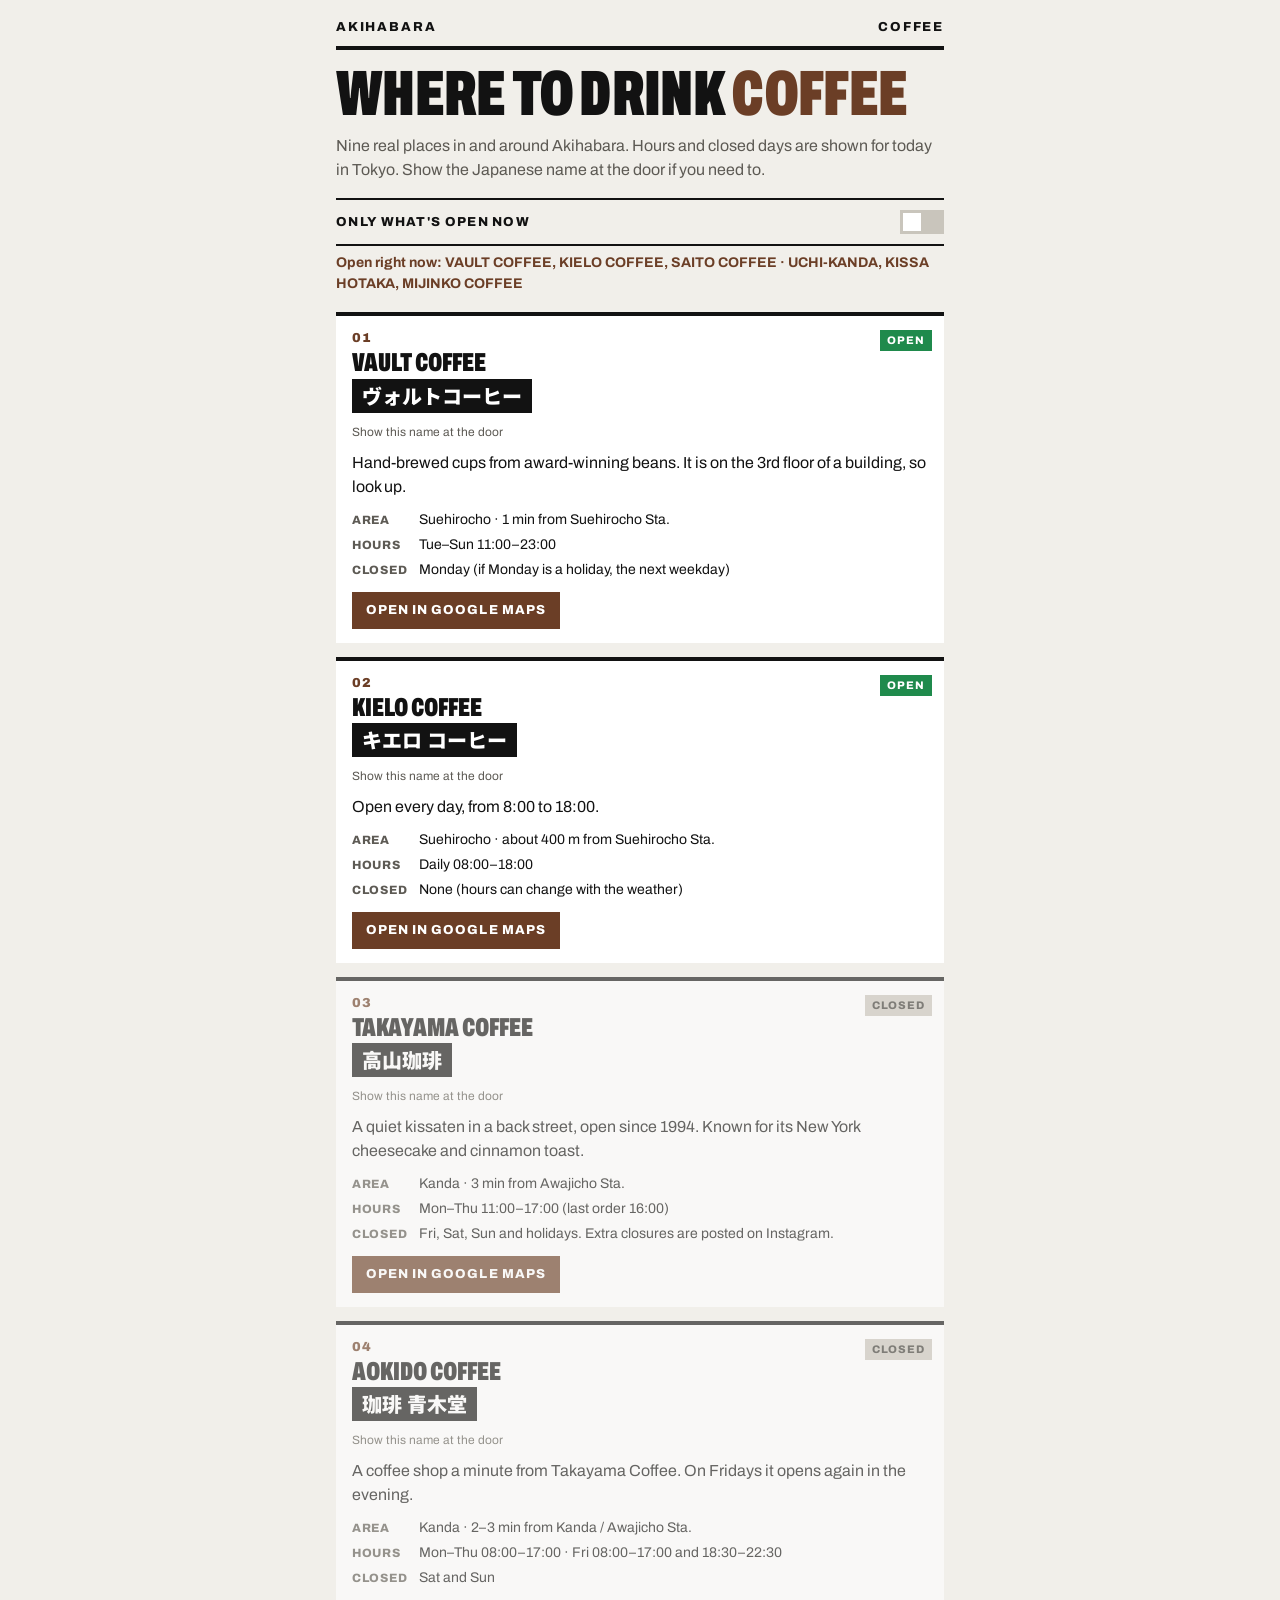
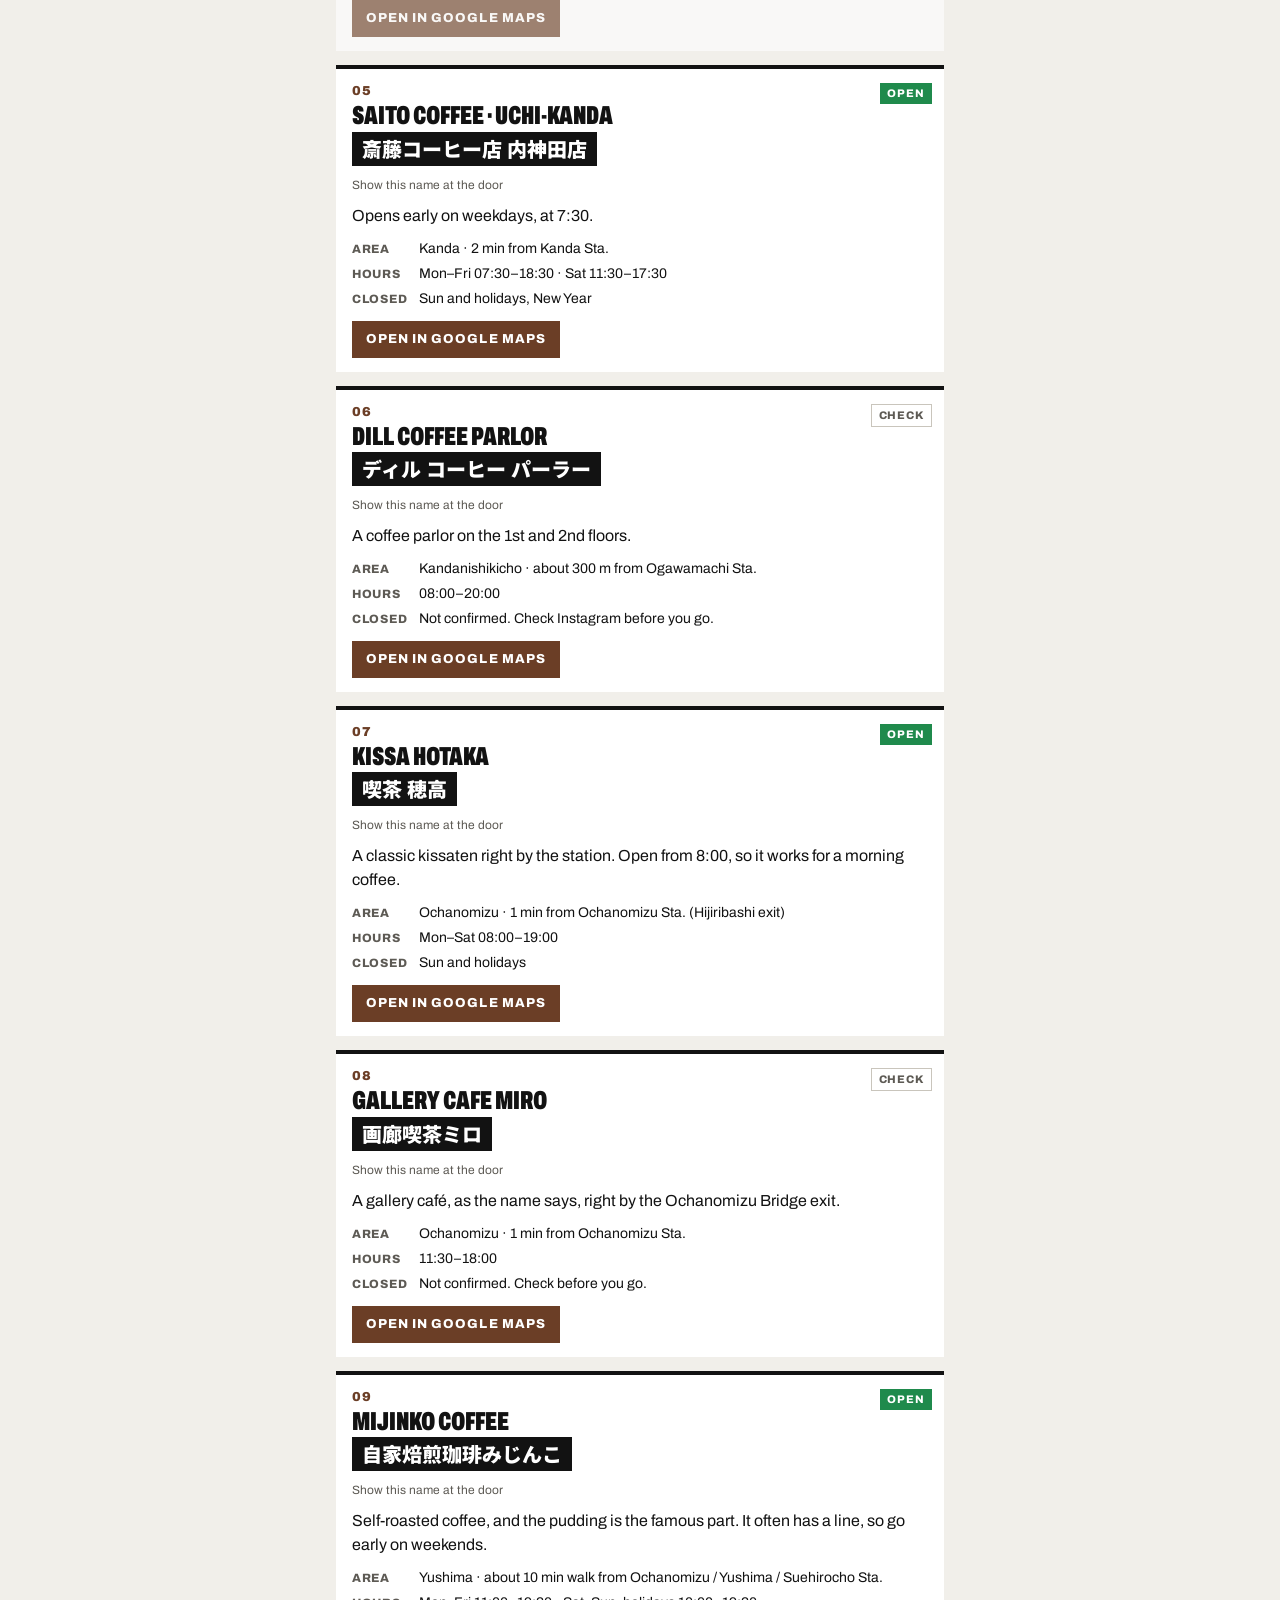
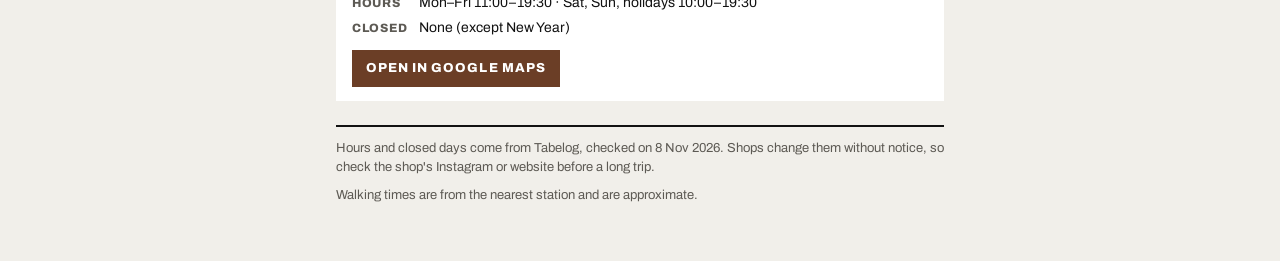
<file: coffee/index.html>
<!doctype html>
<html lang="en"><head>
<meta charset="utf-8"><meta name="viewport" content="width=device-width,initial-scale=1,viewport-fit=cover">
<title>Where to drink coffee in Akihabara</title>
<meta name="description" content="Nine real coffee shops in and around Akihabara, with hours, closed days, what to order, and the Japanese name to show at the door.">
<meta name="robots" content="noindex, nofollow">
<meta property="og:title" content="Where to drink coffee in Akihabara"><meta property="og:description" content="Nine real coffee shops near Akihabara, with hours and the Japanese name to show at the door."><meta name="twitter:card" content="summary">
<link rel="icon" href="data:image/svg+xml,%3Csvg xmlns=%22http://www.w3.org/2000/svg%22 viewBox=%220 0 64 64%22%3E%3Crect width=%2264%22 height=%2264%22 fill=%22%236B3E26%22/%3E%3C/svg%3E">
<link href="https://fonts.googleapis.com/css2?family=Archivo:wdth,wght@62..125,100..900&family=Noto+Sans+JP:wght@500;700;900&display=swap" rel="stylesheet">
<style>
:root{color-scheme:light;--bg:#F1EFEA;--ink:#121212;--br:#6B3E26;--mu:#5D5A54;--ok:#1F8A4C}
*{box-sizing:border-box}html{scroll-behavior:smooth}
body{margin:0;background:var(--bg);color:var(--ink);font:16px/1.5 Archivo,"Noto Sans JP",sans-serif}
.col{max-width:640px;margin:0 auto;padding:0 max(16px,env(safe-area-inset-left,0px)) 48px max(16px,env(safe-area-inset-right,0px))}
.top{display:flex;justify-content:space-between;font-weight:800;font-size:13px;letter-spacing:.14em;padding:18px 0 8px;border-bottom:4px solid var(--ink);text-transform:uppercase}
h1{margin:14px 0 10px;font:900 clamp(40px,12vw,64px)/.95 Archivo,"Noto Sans JP",sans-serif;font-stretch:62%;text-transform:uppercase;letter-spacing:-.01em}
h1 em{font-style:normal;color:var(--br)}
.lead{margin:0 0 16px;color:var(--mu)}
.bar{display:flex;align-items:center;justify-content:space-between;gap:12px;padding:10px 0;border-top:2px solid var(--ink);border-bottom:2px solid var(--ink);margin:0 0 6px}
.bar b{font:800 13px/1 Archivo,sans-serif;letter-spacing:.1em;text-transform:uppercase}
.sw{position:relative;width:44px;height:24px;flex:none;border:0;background:#c9c5bc;cursor:pointer;padding:0}.sw:after{content:"";position:absolute;top:3px;left:3px;width:18px;height:18px;background:#fff}.sw[aria-checked=true]{background:var(--br)}.sw[aria-checked=true]:after{left:23px}
.now{margin:0 0 18px;font-size:14px;font-weight:700;color:var(--br)}
.card{position:relative;background:#fff;border-top:4px solid var(--ink);padding:16px 16px 14px;margin:0 0 14px}
.card.closed{opacity:.62}
body.filter .card.closed{display:none}
.st{position:absolute;right:12px;top:14px;font:800 11px/1 Archivo,sans-serif;letter-spacing:.08em;padding:5px 7px;background:#c9c5bc;color:#3a3833}
.st.o{background:var(--ok);color:#fff}.st.u{background:#fff;border:1px solid #c9c5bc;color:var(--mu)}
.no{font:900 13px/1 Archivo,sans-serif;letter-spacing:.1em;color:var(--br)}
h2{margin:4px 70px 2px 0;font:900 26px/1.05 Archivo,"Noto Sans JP",sans-serif;font-stretch:62%;text-transform:uppercase}
.jp{margin:0 0 10px;font:900 20px/1.3 "Noto Sans JP",sans-serif;background:var(--ink);color:#fff;display:inline-block;padding:4px 10px}
.hint{display:block;margin:0 0 10px;font-size:12px;color:var(--mu)}
.card p{margin:0 0 10px}
dl{margin:0 0 12px;display:grid;grid-template-columns:auto 1fr;gap:4px 12px;font-size:14px}
dt{font-weight:800;color:var(--mu);font-size:12px;letter-spacing:.06em;text-transform:uppercase;padding-top:2px}dd{margin:0}
.map{display:inline-block;font:800 13px/1 Archivo,sans-serif;letter-spacing:.08em;text-transform:uppercase;color:#fff;background:var(--br);padding:12px 14px;text-decoration:none}
.foot{margin-top:24px;padding-top:12px;border-top:2px solid var(--ink);font-size:13px;color:var(--mu)}
.foot p{margin:0 0 8px}
</style></head><body><div class="col">
<div class="top"><span>Akihabara</span><span>Coffee</span></div>
<h1>Where to drink <em>coffee</em></h1>
<p class="lead">Nine real places in and around Akihabara. Hours and closed days are shown for today in Tokyo. Show the Japanese name at the door if you need to.</p>
<div class="bar"><b>Only what's open now</b><button class="sw" id="sw" role="switch" aria-checked="false" aria-label="Show only places open now"></button></div>
<p class="now" id="now"></p>
<div id="list"></div>
<div class="foot">
<p>Hours and closed days come from Tabelog, checked on 8 Nov 2026. Shops change them without notice, so check the shop's Instagram or website before a long trip.</p>
<p>Walking times are from the nearest station and are approximate.</p>
</div>
</div>
<script>
const D=['Sun','Mon','Tue','Wed','Thu','Fri','Sat'];
const S=[
{id:'vault',en:'VAULT COFFEE',jp:'ヴォルトコーヒー',area:'Suehirocho · 1 min from Suehirocho Sta.',addr:'東京都千代田区外神田4-5-1 リバティー5号館 3F',
 note:'Hand-brewed cups from award-winning beans. It is on the 3rd floor of a building, so look up.',
 hours:[{d:[2,3,4,5,6,0],o:'11:00',c:'23:00'}],txt:'Tue–Sun 11:00–23:00',closed:'Monday (if Monday is a holiday, the next weekday)'},
{id:'kielo',en:'KIELO COFFEE',jp:'キエロ コーヒー',area:'Suehirocho · about 400 m from Suehirocho Sta.',addr:'東京都台東区台東1-29-4 第一共和ビル 1F',
 note:'Open every day, from 8:00 to 18:00.',
 hours:[{d:[0,1,2,3,4,5,6],o:'08:00',c:'18:00'}],txt:'Daily 08:00–18:00',closed:'None (hours can change with the weather)'},
{id:'takayama',en:'TAKAYAMA COFFEE',jp:'高山珈琲',area:'Kanda · 3 min from Awajicho Sta.',addr:'東京都千代田区神田須田町1-12',
 note:'A quiet kissaten in a back street, open since 1994. Known for its New York cheesecake and cinnamon toast.',
 hours:[{d:[1,2,3,4],o:'11:00',c:'17:00'}],txt:'Mon–Thu 11:00–17:00 (last order 16:00)',closed:'Fri, Sat, Sun and holidays. Extra closures are posted on Instagram.'},
{id:'aokido',en:'AOKIDO COFFEE',jp:'珈琲 青木堂',area:'Kanda · 2–3 min from Kanda / Awajicho Sta.',addr:'東京都千代田区神田須田町1-14',
 note:'A coffee shop a minute from Takayama Coffee. On Fridays it opens again in the evening.',
 hours:[{d:[1,2,3,4,5],o:'08:00',c:'17:00'},{d:[5],o:'18:30',c:'22:30'}],txt:'Mon–Thu 08:00–17:00 · Fri 08:00–17:00 and 18:30–22:30',closed:'Sat and Sun'},
{id:'saito',en:'SAITO COFFEE · UCHI-KANDA',jp:'斎藤コーヒー店 内神田店',area:'Kanda · 2 min from Kanda Sta.',addr:'東京都千代田区内神田3-9-3 森元ビル 1F',
 note:'Opens early on weekdays, at 7:30.',
 hours:[{d:[1,2,3,4,5],o:'07:30',c:'18:30'},{d:[6],o:'11:30',c:'17:30'}],txt:'Mon–Fri 07:30–18:30 · Sat 11:30–17:30',closed:'Sun and holidays, New Year'},
{id:'dill',en:'DILL COFFEE PARLOR',jp:'ディル コーヒー パーラー',area:'Kandanishikicho · about 300 m from Ogawamachi Sta.',addr:'東京都千代田区神田錦町2-4-6 ワダビル 1・2F',
 note:'A coffee parlor on the 1st and 2nd floors.',
 hours:null,txt:'08:00–20:00',closed:'Not confirmed. Check Instagram before you go.'},
{id:'hotaka',en:'KISSA HOTAKA',jp:'喫茶 穂高',area:'Ochanomizu · 1 min from Ochanomizu Sta. (Hijiribashi exit)',addr:'東京都千代田区神田駿河台4-5-3 御茶ノ水穂高ビル 1F',
 note:'A classic kissaten right by the station. Open from 8:00, so it works for a morning coffee.',
 hours:[{d:[1,2,3,4,5,6],o:'08:00',c:'19:00'}],txt:'Mon–Sat 08:00–19:00',closed:'Sun and holidays'},
{id:'miro',en:'GALLERY CAFE MIRO',jp:'画廊喫茶ミロ',area:'Ochanomizu · 1 min from Ochanomizu Sta.',addr:'東京都千代田区神田駿河台2-4-6',
 note:'A gallery café, as the name says, right by the Ochanomizu Bridge exit.',
 hours:null,txt:'11:30–18:00',closed:'Not confirmed. Check before you go.'},
{id:'mijinco',en:'MIJINKO COFFEE',jp:'自家焙煎珈琲みじんこ',area:'Yushima · about 10 min walk from Ochanomizu / Yushima / Suehirocho Sta.',addr:'東京都文京区湯島2-9-10 湯島三組ビル 1F',
 note:'Self-roasted coffee, and the pudding is the famous part. It often has a line, so go early on weekends.',
 hours:[{d:[1,2,3,4,5],o:'11:00',c:'19:30'},{d:[6,0],o:'10:00',c:'19:30'}],txt:'Mon–Fri 11:00–19:30 · Sat, Sun, holidays 10:00–19:30',closed:'None (except New Year)'}
];
const m=t=>{const [h,n]=t.split(':').map(Number);return h*60+n};
function tokyo(){const o={};new Intl.DateTimeFormat('en-US',{timeZone:'Asia/Tokyo',hour12:false,weekday:'short',hour:'2-digit',minute:'2-digit'}).formatToParts(new Date()).forEach(x=>o[x.type]=x.value);return{d:D.indexOf(o.weekday),m:(parseInt(o.hour)%24)*60+parseInt(o.minute)}}
function state(s,n){if(!s.hours)return'u';return s.hours.some(r=>r.d.includes(n.d)&&n.m>=m(r.o)&&n.m<m(r.c))?'o':'c'}
const q=encodeURIComponent;
document.getElementById('list').innerHTML=S.map((s,i)=>`<article class="card" data-id="${s.id}"><span class="st"></span>
<div class="no">${String(i+1).padStart(2,'0')}</div><h2>${s.en}</h2>
<div class="jp" lang="ja">${s.jp}</div><span class="hint">Show this name at the door</span>
<p>${s.note}</p>
<dl><dt>Area</dt><dd>${s.area}</dd><dt>Hours</dt><dd>${s.txt}</dd><dt>Closed</dt><dd>${s.closed}</dd></dl>
<a class="map" href="https://www.google.com/maps/search/?api=1&query=${q(s.jp+' '+s.addr)}" target="_blank" rel="noopener">Open in Google Maps</a></article>`).join('');
function refresh(){const n=tokyo(),open=[];S.forEach(s=>{const e=document.querySelector('[data-id="'+s.id+'"]'),st=state(s,n);e.classList.toggle('closed',st==='c');const b=e.querySelector('.st');b.className='st '+st;b.textContent=st==='o'?'OPEN':st==='c'?'CLOSED':'CHECK';if(st==='o')open.push(s.en)});
document.getElementById('now').textContent=open.length?'Open right now: '+open.join(', '):'Nothing on this list is open right now.'}
const sw=document.getElementById('sw');sw.onclick=()=>{const on=sw.getAttribute('aria-checked')!=='true';sw.setAttribute('aria-checked',on);document.body.classList.toggle('filter',on)};
refresh();setInterval(refresh,60000);
</script></body></html>
</file>
